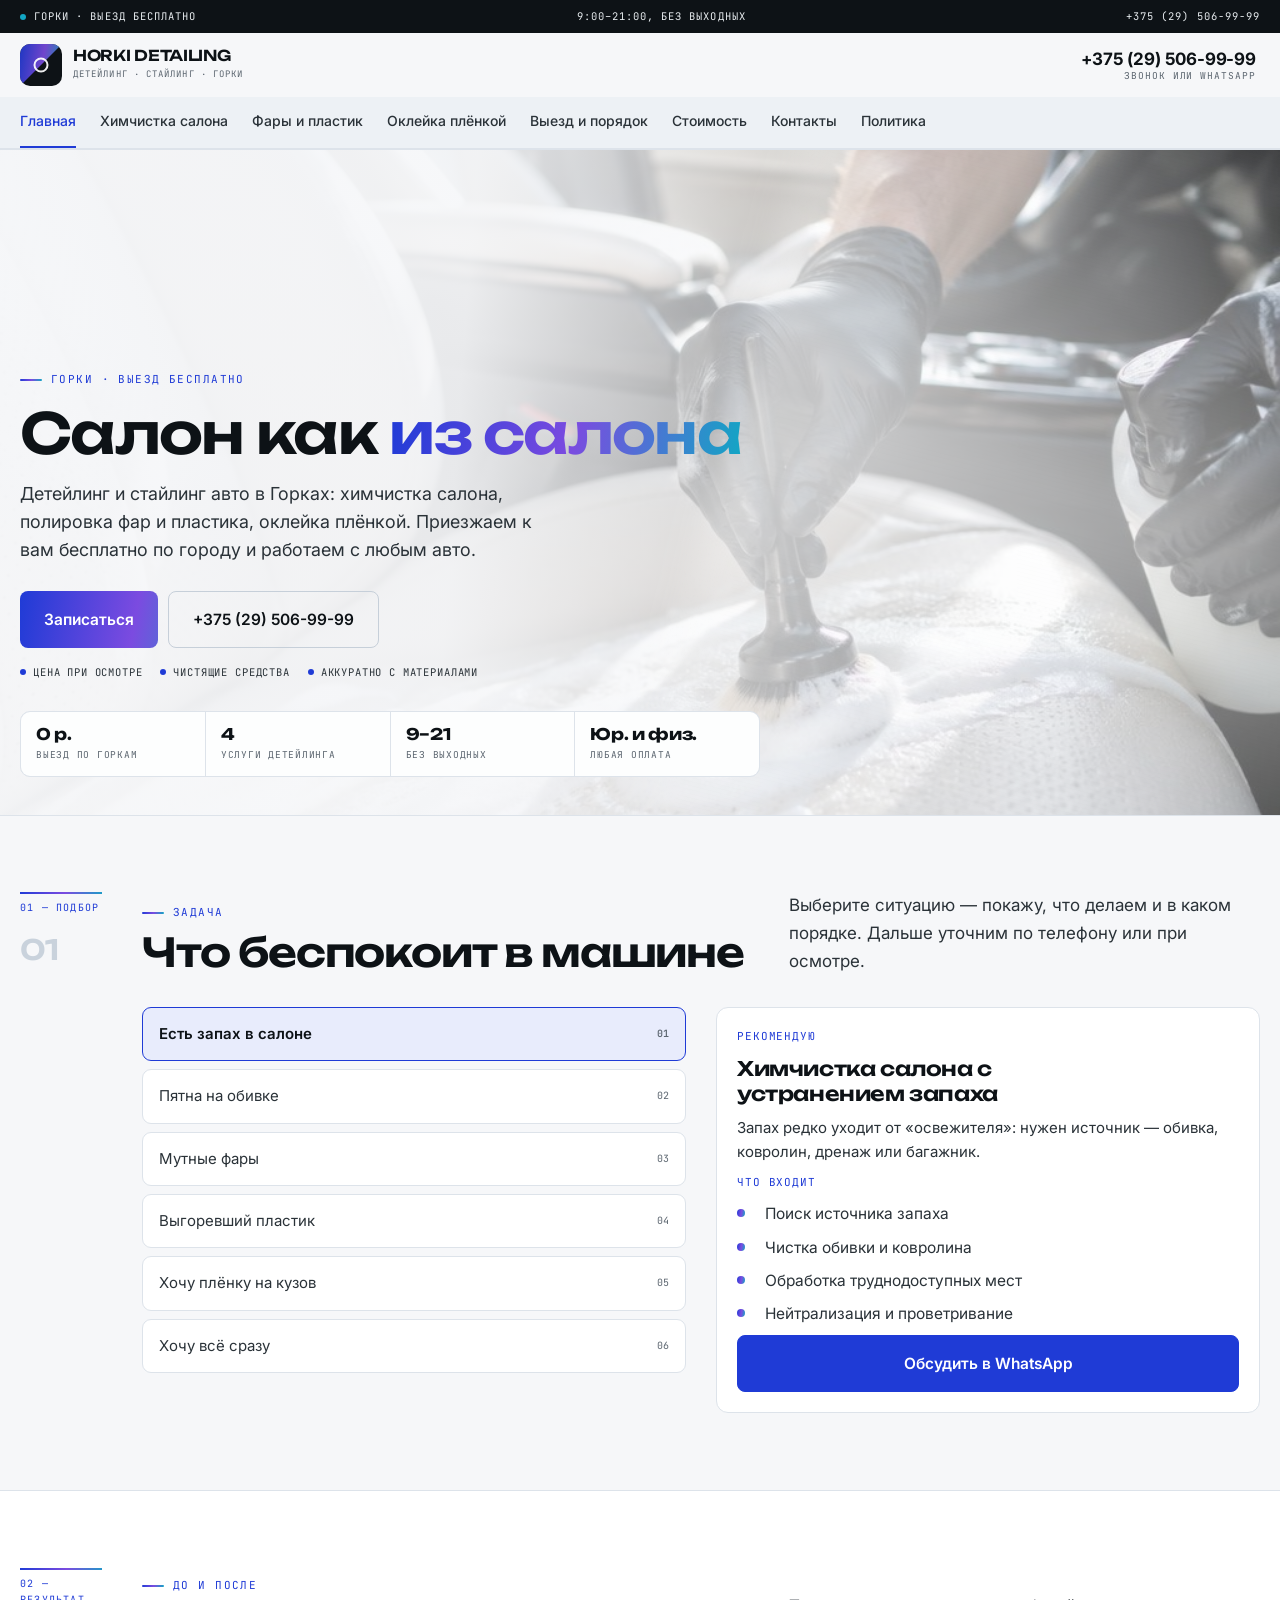
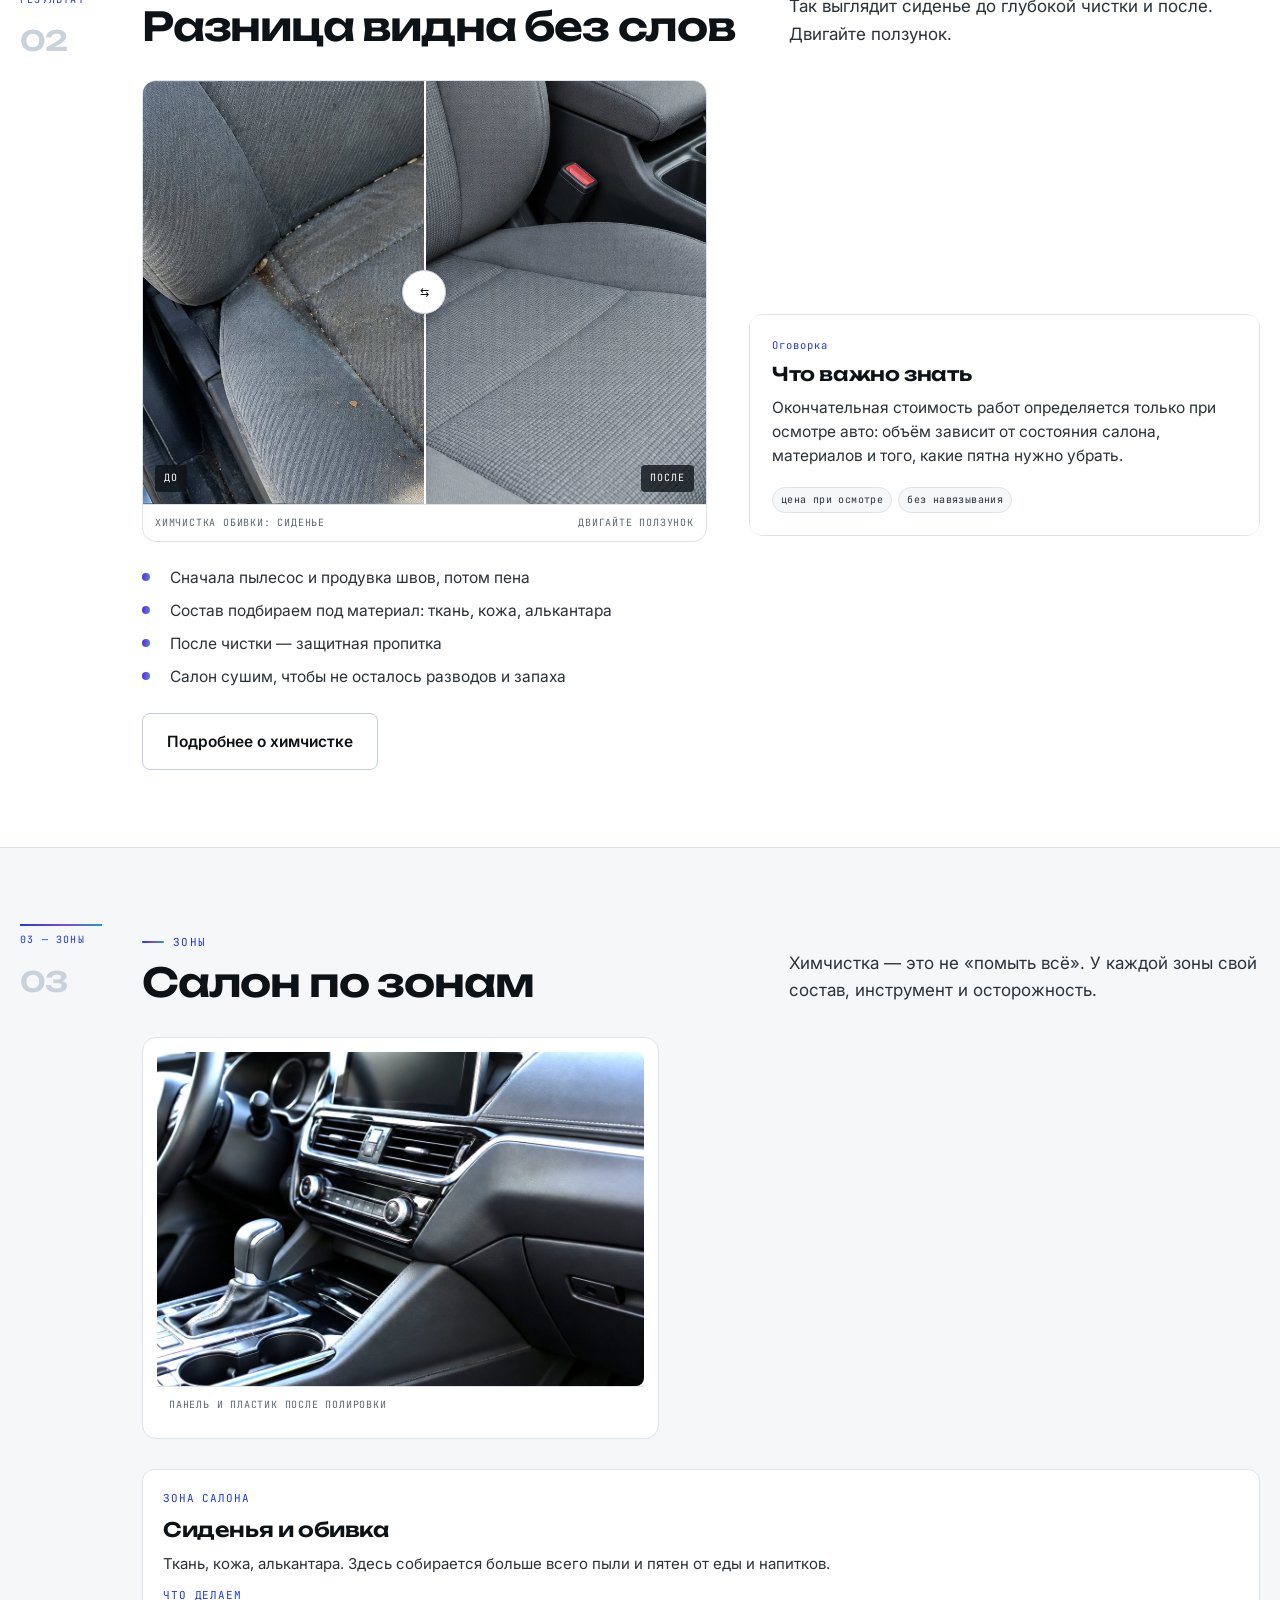
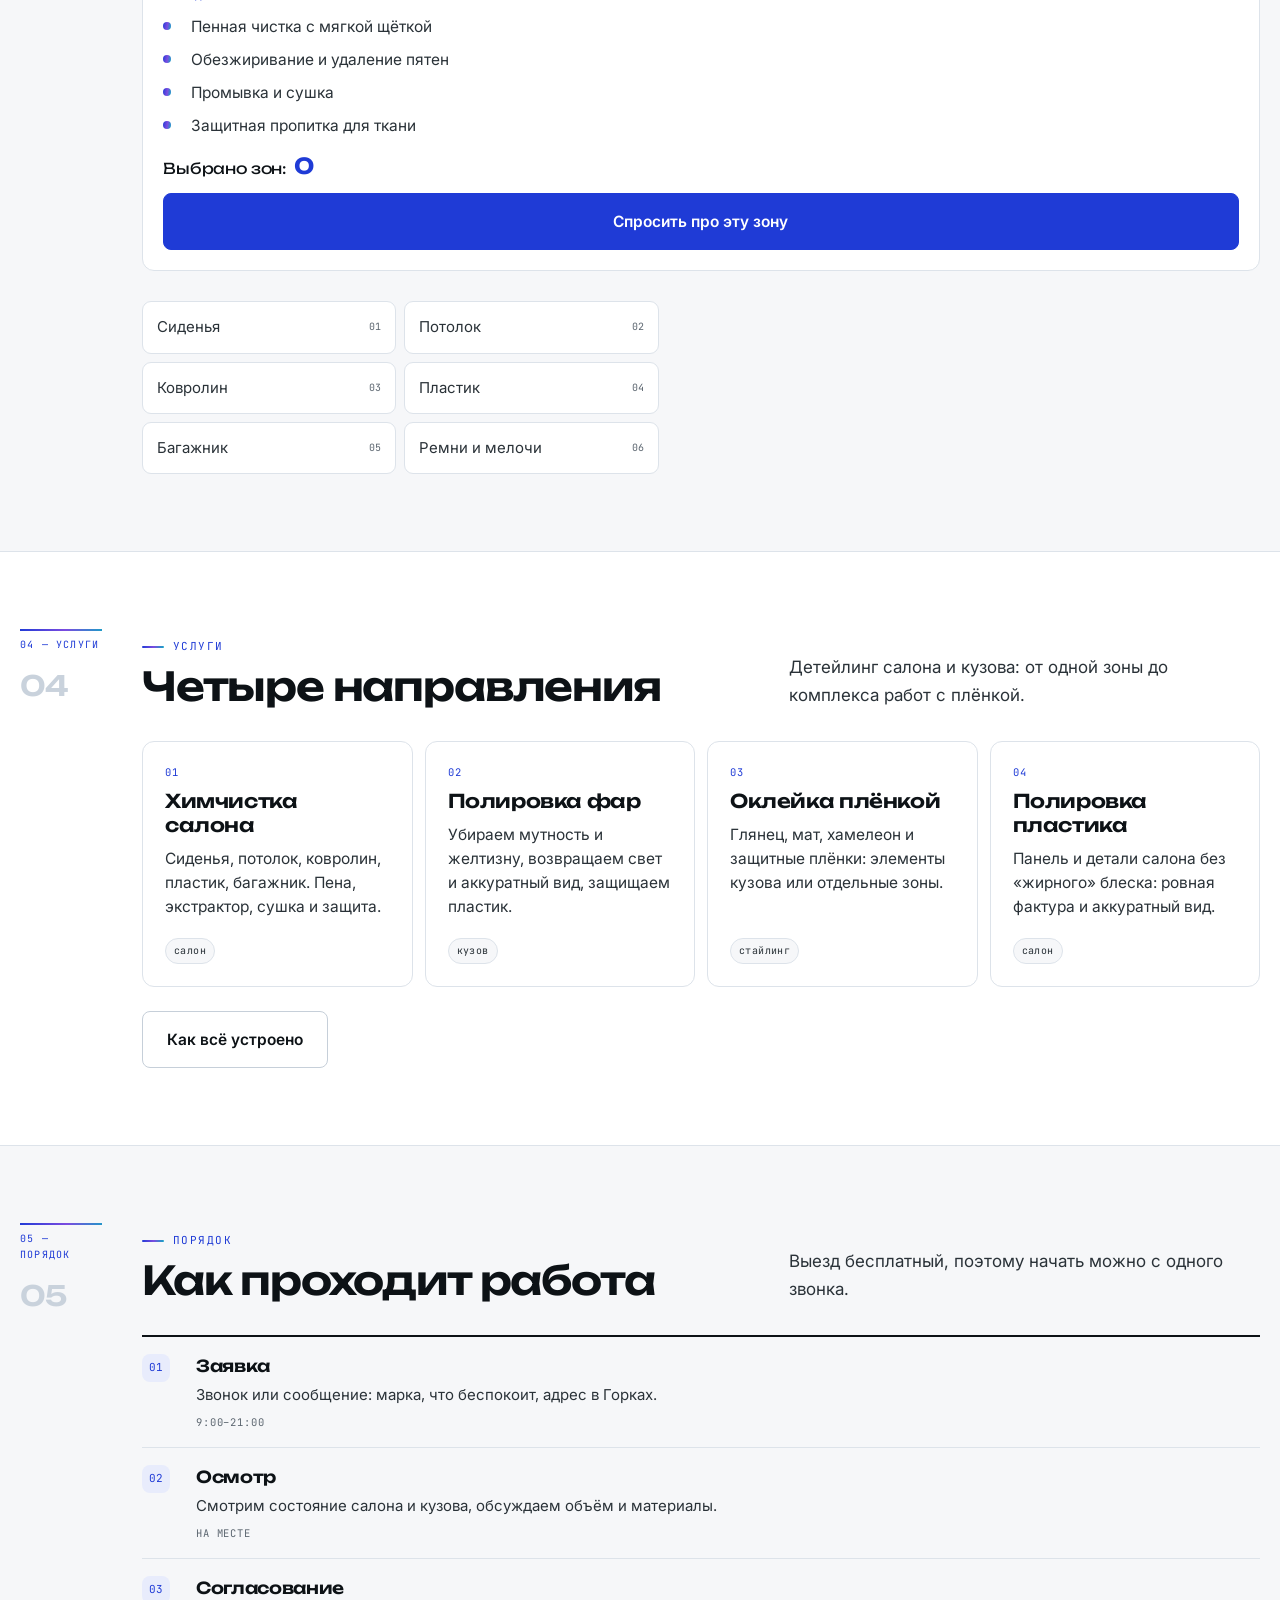
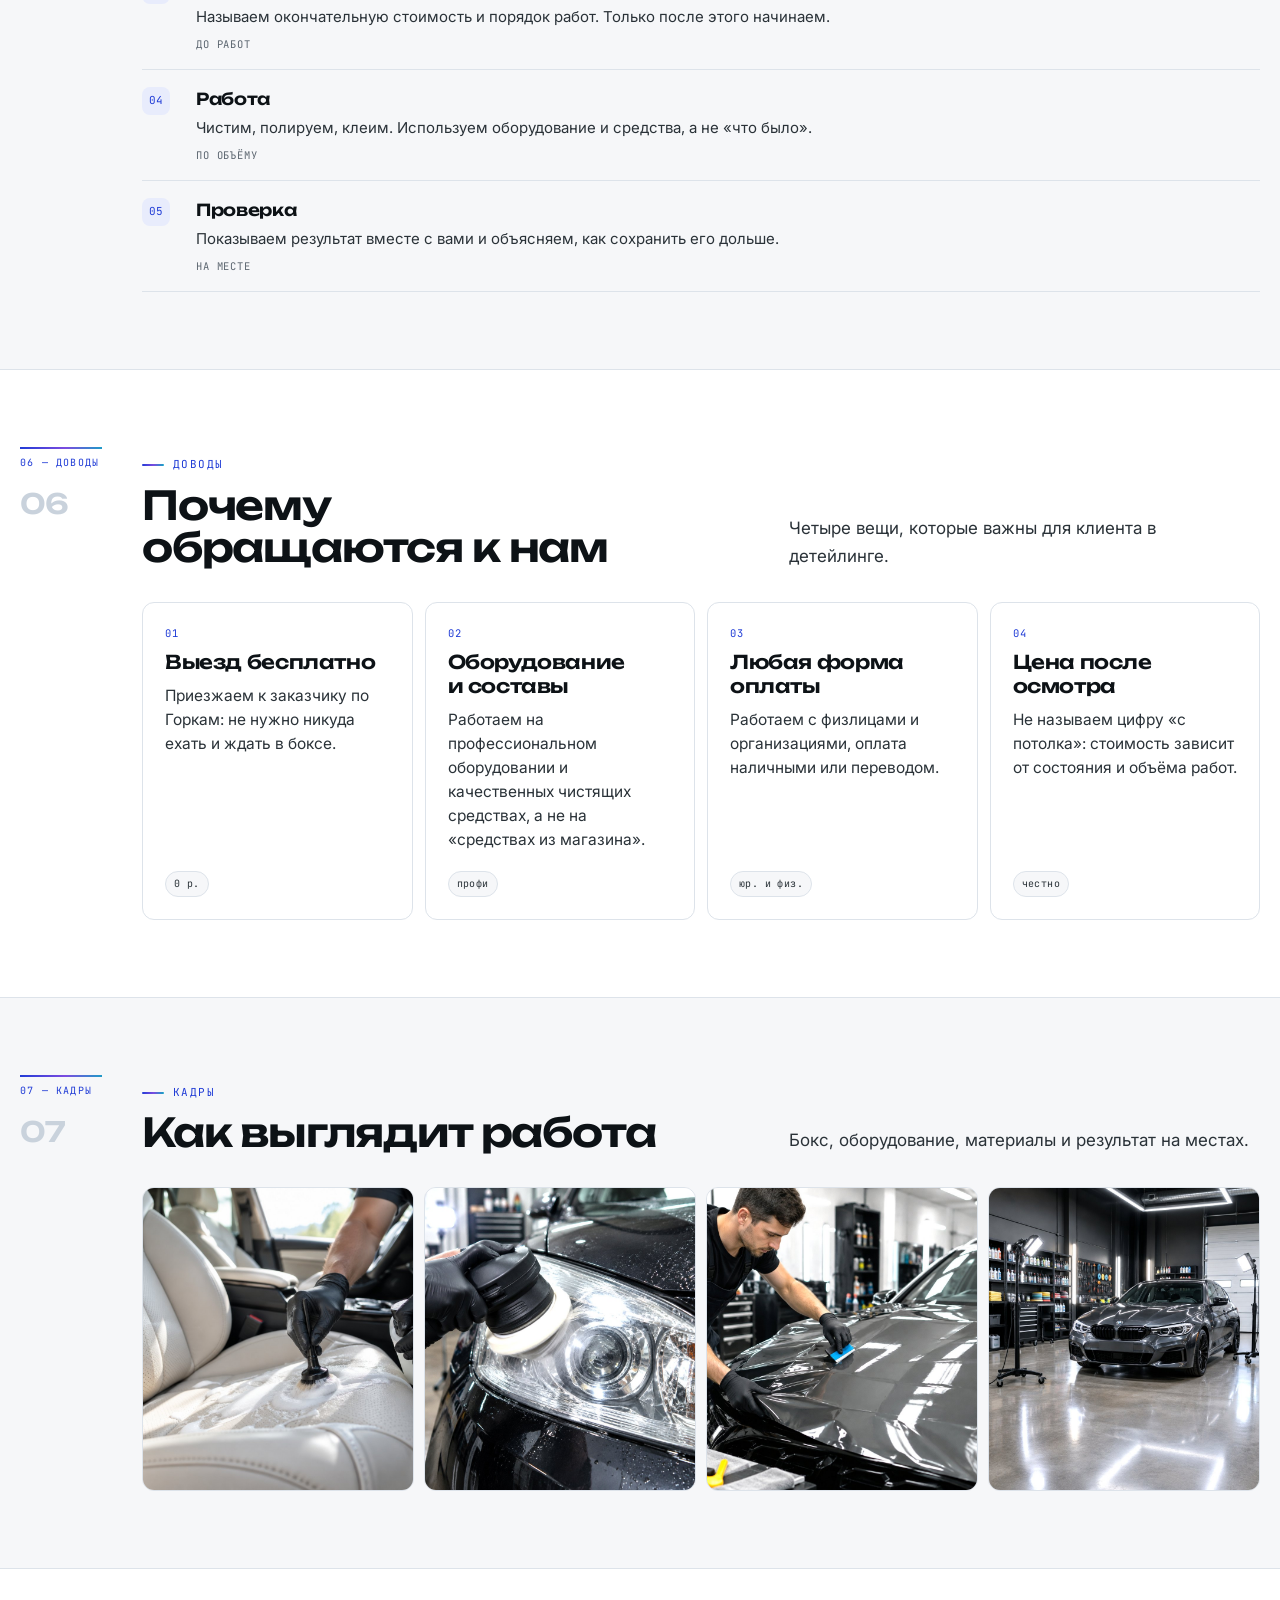
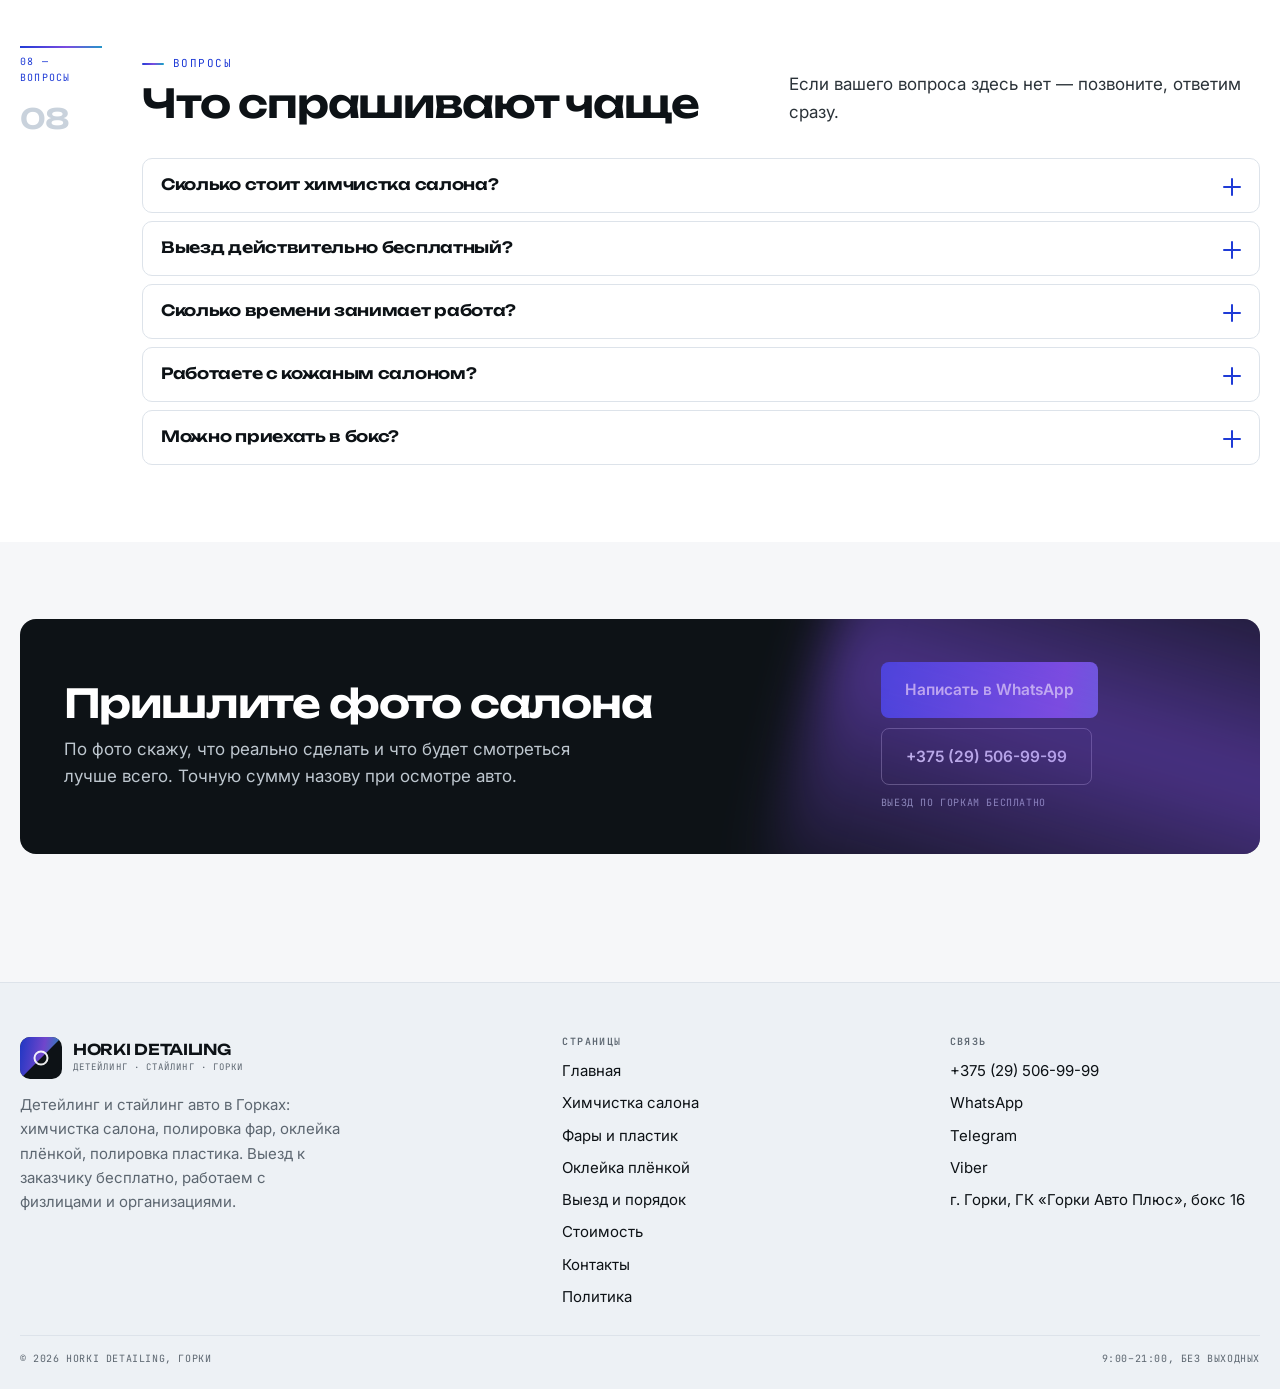
<file: index.html>
<!DOCTYPE html>
<html lang="ru">
<head>
<meta charset="utf-8">
<meta name="viewport" content="width=device-width,initial-scale=1">
<title>Детейлинг и стайлинг авто в Горках — химчистка, полировка, плёнка</title>
<meta name="description" content="Химчистка салона, полировка фар, оклейка плёнкой, полировка пластика салона в Горках. Выезд к заказчику бесплатно, ежедневно 9:00–21:00. Тел. +375 (29) 506-99-99.">
<link rel="icon" href="assets/img/favicon.svg" type="image/svg+xml">
<meta property="og:title" content="Детейлинг и стайлинг авто в Горках — химчистка, полировка, плёнка">
<meta property="og:description" content="Химчистка салона, полировка фар, оклейка плёнкой, полировка пластика салона в Горках. Выезд к заказчику бесплатно, ежедневно 9:00–21:00. Тел. +375 (29) 506-99-99.">
<meta property="og:type" content="website">
<style>
:root{--paper:#F6F7F9;--ink:#0D1216;--acc:#1F3BD6;--line:#DDE3EA;--line2:#C6CFD9;--white:#FFFFFF;--wrap:1240px;
--shine:linear-gradient(100deg,#1F3BD6 0%,#7B4BE0 52%,#12A6C4 100%)}
*,*::before,*::after{box-sizing:border-box}
body{margin:0;background:var(--paper);color:var(--ink);font-family:'Inter',system-ui,sans-serif;font-size:17px;line-height:1.62}
img{max-width:100%;height:auto;display:block}
h1,h2,h3{font-family:'Unbounded',system-ui,sans-serif;font-weight:600;margin:0;line-height:1.08;letter-spacing:-.03em}
a{color:inherit;text-decoration:none}
.wrap{width:min(var(--wrap),calc(100% - 40px));margin-inline:auto}
@media(max-width:600px){.wrap{width:calc(100% - 26px)}}
.topbar{background:var(--ink);color:#E7ECEF}
.topbar__in{display:flex;justify-content:space-between;gap:12px;flex-wrap:wrap;padding:8px 0}
.hdr{position:sticky;top:0;z-index:60;background:rgba(246,247,249,.96);border-bottom:1px solid var(--line)}
.hdr__in{display:flex;align-items:center;gap:12px;padding:11px 0}
.logo{display:flex;align-items:center;gap:11px;margin-right:auto}
.logo__mk{width:42px;height:42px;border-radius:10px;background:var(--ink);position:relative;overflow:hidden}
.logo__mk::before{content:"";position:absolute;inset:0;background:var(--shine);clip-path:polygon(0 0,100% 0,0 100%)}
.logo__t b{display:block;font-family:'Unbounded',sans-serif;font-size:14px;line-height:1.15}
.logo__t span{display:block;font-size:9px;letter-spacing:.12em;text-transform:uppercase;color:#5C6670}
.burger{display:none;width:44px;height:44px;align-items:center;justify-content:center;flex-direction:column;gap:5px;background:transparent;border:1px solid var(--line2);border-radius:8px}
.burger i{display:block;width:19px;height:1.8px;background:var(--ink)}
@media(max-width:1099px){.burger{display:flex}}
.strip{background:#EDF1F5;border-bottom:1px solid var(--line);display:none}
@media(min-width:1100px){.strip{display:block}}
.strip__in{display:flex;gap:22px;overflow-x:auto;padding:0}
.strip a{padding:13px 0;font-size:14px;border-bottom:2px solid transparent;white-space:nowrap}
.strip a[aria-current]{color:var(--acc);border-bottom-color:var(--acc)}
.hero{position:relative;min-height:clamp(500px,72vh,760px);display:flex;align-items:flex-end;overflow:hidden;border-bottom:1px solid var(--line)}
.hero__bg{position:absolute;inset:0;z-index:-2}
.hero__bg img{width:100%;height:100%;object-fit:cover}
.hero::before{content:"";position:absolute;inset:0;z-index:-1;background:linear-gradient(94deg,rgba(246,247,249,.98),rgba(246,247,249,.92) 38%,rgba(246,247,249,.35) 72%,rgba(246,247,249,.04))}
.hero__in{padding:clamp(26px,4vw,54px) 0 clamp(20px,3vw,34px);min-width:0}
.hero h1{font-size:clamp(30px,4.4vw,56px);max-width:20ch;margin-top:12px}
.btn{display:inline-flex;align-items:center;justify-content:center;gap:8px;padding:15px 23px;border-radius:8px;border:1px solid var(--acc);background:var(--acc);color:#fff;font-weight:600;font-size:15.5px}
.btn--ghost{background:transparent;color:var(--ink);border-color:var(--line2)}
.btn--shine{background:var(--shine);border:0}
.kick{display:inline-flex;align-items:center;gap:9px;font-size:11px;letter-spacing:.13em;text-transform:uppercase;color:var(--acc)}
.band{padding:clamp(38px,6vw,78px) 0;border-bottom:1px solid var(--line)}
.drawer{position:fixed;inset:0;z-index:120;background:rgba(10,14,18,.55);opacity:0;pointer-events:none;transition:opacity .2s}
.drawer[data-open="true"]{opacity:1;pointer-events:auto}
.drawer__inner{width:min(400px,100%);height:100%;margin-left:auto;background:#fff;padding:20px;overflow-y:auto;display:flex;flex-direction:column;gap:4px}
body.is-locked{overflow:hidden}
[hidden]{display:none !important}
.fbar{position:fixed;left:0;right:0;bottom:0;z-index:70;display:none;grid-template-columns:repeat(4,1fr);background:var(--ink)}
@media(max-width:1099px){.fbar{display:grid}body{padding-bottom:58px}}
.fbar a{display:flex;flex-direction:column;align-items:center;gap:3px;padding:9px 2px;color:#E7ECEF;font-size:9px;letter-spacing:.06em;text-transform:uppercase}
.fbar a:first-child{background:var(--acc);color:#fff}
</style>
<link rel="preconnect" href="https://fonts.googleapis.com">
<link rel="preconnect" href="https://fonts.gstatic.com" crossorigin>
<link rel="stylesheet" href="https://fonts.googleapis.com/css2?family=Unbounded:wght@500;600;700&family=Inter:wght@400;500;600&family=JetBrains+Mono:wght@400;500&display=swap">
<link rel="stylesheet" href="assets/css/site.v1.css">
</head>
<body>
<a class="skip" href="#main">К содержанию</a>
<div class="topbar"><div class="wrap topbar__in"><span><i class="dot"></i>Горки · выезд бесплатно</span><span>9:00–21:00, без выходных</span><a href="tel:+375295069999">+375 (29) 506-99-99</a></div></div><header class="hdr"><div class="wrap hdr__in"><a class="logo" href="index.html"><span class="logo__mk"></span><span class="logo__t"><b>HORKI DETAILING</b><span>детейлинг · стайлинг · Горки</span></span></a><div class="hdr__tel"><b><a href="tel:+375295069999">+375 (29) 506-99-99</a></b><span>звонок или WhatsApp</span></div><button class="burger" id="burger" aria-label="Меню" aria-expanded="false" aria-controls="drawer"><i></i><i></i></button></div><nav class="strip" aria-label="Страницы"><div class="wrap strip__in"><a href="index.html" aria-current="page">Главная</a><a href="himchistka.html">Химчистка салона</a><a href="polirovka.html">Фары и пластик</a><a href="plenka.html">Оклейка плёнкой</a><a href="vyiezd.html">Выезд и порядок</a><a href="cena.html">Стоимость</a><a href="kontakty.html">Контакты</a><a href="politika.html">Политика</a></div></nav></header>
<main id="main">
<section class="hero"><div class="hero__bg"><img src="assets/img/hero.jpg" alt="Химчистка салона авто с пеной и щёткой" fetchpriority="high"></div><div class="wrap hero__in"><span class="kick">Горки · выезд бесплатно</span><h1>Салон как <em>из салона</em></h1><p class="lead">Детейлинг и стайлинг авто в Горках: химчистка салона, полировка фар и пластика, оклейка плёнкой. Приезжаем к вам бесплатно по городу и работаем с любым авто.</p><div class="hero__cta"><a class="btn btn--shine" href="kontakty.html">Записаться</a><a class="btn btn--ghost" href="tel:+375295069999">+375 (29) 506-99-99</a></div><div class="hero__note"><span>цена при осмотре</span><span>чистящие средства</span><span>аккуратно с материалами</span></div><div class="figs"><div><b>0 р.</b><span>выезд по Горкам</span></div><div><b>4</b><span>услуги детейлинга</span></div><div><b>9–21</b><span>без выходных</span></div><div><b>Юр. и физ.</b><span>любая оплата</span></div></div></div></section><section class="band "><div class="wrap"><div class="sect sect--side"><div class="sect__side"><span>01 — подбор</span><b>01</b></div><div class="sect__main"><div class="sect__head"><div><span class="kick">Задача</span><h2>Что беспокоит в машине</h2></div><p>Выберите ситуацию — покажу, что делаем и в каком порядке. Дальше уточним по телефону или при осмотре.</p></div><div class="pick"><div class="pick__list" id="pick"><button type="button" data-p="smell" aria-pressed="false">Есть запах в салоне<i>01</i></button><button type="button" data-p="spots" aria-pressed="false">Пятна на обивке<i>02</i></button><button type="button" data-p="fars" aria-pressed="false">Мутные фары<i>03</i></button><button type="button" data-p="plastic" aria-pressed="false">Выгоревший пластик<i>04</i></button><button type="button" data-p="wrap" aria-pressed="false">Хочу плёнку на кузов<i>05</i></button><button type="button" data-p="full" aria-pressed="false">Хочу всё сразу<i>06</i></button></div><div class="pick__out" id="pickOut" aria-live="polite"><span class="mono">Рекомендую</span><h3>Химчистка салона с устранением запаха</h3><p>Выберите, что беспокоит — подскажу, с чего начать.</p></div></div></div></div></div></section><section class="band band--white"><div class="wrap"><div class="sect sect--side"><div class="sect__side"><span>02 — результат</span><b>02</b></div><div class="sect__main"><div class="sect__head"><div><span class="kick">До и после</span><h2>Разница видна без слов</h2></div><p>Так выглядит сиденье до глубокой чистки и после. Двигайте ползунок.</p></div><div class="split"><div class="split__body"><div class="cmp"><div class="cmp__box"><img src="assets/img/after.jpg" alt="После чистки" loading="lazy"><div class="cmp__top"><img src="assets/img/before.jpg" alt="До чистки" loading="lazy"></div><div class="cmp__div"></div><div class="cmp__knob">⇆</div><span class="cmp__lbl cmp__lbl--l">до</span><span class="cmp__lbl cmp__lbl--r">после</span><input class="cmp__range" id="cmpRange" type="range" min="0" max="100" value="50" aria-label="Сравнение до и после"></div><div class="cmp__cap"><span>Химчистка обивки: сиденье</span><span>двигайте ползунок</span></div></div><ul class="list mt24"><li>Сначала пылесос и продувка швов, потом пена</li><li>Состав подбираем под материал: ткань, кожа, алькантара</li><li>После чистки — защитная пропитка</li><li>Салон сушим, чтобы не осталось разводов и запаха</li></ul><div class="mt24"><a class="btn btn--ghost" href="himchistka.html">Подробнее о химчистке</a></div></div><div class="split__media" style="border:0;background:transparent"><div class="card" style="height:100%"><span class="card__n">Оговорка</span><h3>Что важно знать</h3><p>Окончательная стоимость работ определяется только при осмотре авто: объём зависит от состояния салона, материалов и того, какие пятна нужно убрать.</p><div class="card__tags"><span class="tag">цена при осмотре</span><span class="tag">без навязывания</span></div></div></div></div></div></div></div></section><section class="band "><div class="wrap"><div class="sect sect--side"><div class="sect__side"><span>03 — зоны</span><b>03</b></div><div class="sect__main"><div class="sect__head"><div><span class="kick">Зоны</span><h2>Салон по зонам</h2></div><p>Химчистка — это не «помыть всё». У каждой зоны свой состав, инструмент и осторожность.</p></div><div class="zones"><div class="zones__car"><img src="assets/img/plastic.jpg" alt="Салон автомобиля после чистки" loading="lazy"><div class="split__cap">Панель и пластик после полировки</div></div><div class="zones__out" id="zoneOut" aria-live="polite"><span class="mono">Зона салона</span><h3>Сиденья и обивка</h3><p>Нажмите на зону, чтобы увидеть, что с ней делаем. Можно выбрать несколько.</p></div><div class="zones__list" id="zones"><button type="button" data-z="seats" aria-pressed="false">Сиденья<i>01</i></button><button type="button" data-z="ceiling" aria-pressed="false">Потолок<i>02</i></button><button type="button" data-z="carpet" aria-pressed="false">Ковролин<i>03</i></button><button type="button" data-z="plastic" aria-pressed="false">Пластик<i>04</i></button><button type="button" data-z="trunk" aria-pressed="false">Багажник<i>05</i></button><button type="button" data-z="belts" aria-pressed="false">Ремни и мелочи<i>06</i></button></div></div></div></div></div></section><section class="band band--white"><div class="wrap"><div class="sect sect--side"><div class="sect__side"><span>04 — услуги</span><b>04</b></div><div class="sect__main"><div class="sect__head"><div><span class="kick">Услуги</span><h2>Четыре направления</h2></div><p>Детейлинг салона и кузова: от одной зоны до комплекса работ с плёнкой.</p></div><div class="cards"><article class="card"><span class="card__n">01</span><h3>Химчистка салона</h3><p>Сиденья, потолок, ковролин, пластик, багажник. Пена, экстрактор, сушка и защита.</p><div class="card__tags"><span class="tag">салон</span></div></article><article class="card"><span class="card__n">02</span><h3>Полировка фар</h3><p>Убираем мутность и желтизну, возвращаем свет и аккуратный вид, защищаем пластик.</p><div class="card__tags"><span class="tag">кузов</span></div></article><article class="card"><span class="card__n">03</span><h3>Оклейка плёнкой</h3><p>Глянец, мат, хамелеон и защитные плёнки: элементы кузова или отдельные зоны.</p><div class="card__tags"><span class="tag">стайлинг</span></div></article><article class="card"><span class="card__n">04</span><h3>Полировка пластика</h3><p>Панель и детали салона без «жирного» блеска: ровная фактура и аккуратный вид.</p><div class="card__tags"><span class="tag">салон</span></div></article></div><div class="mt24"><a class="btn btn--ghost" href="vyiezd.html">Как всё устроено</a></div></div></div></div></section><section class="band "><div class="wrap"><div class="sect sect--side"><div class="sect__side"><span>05 — порядок</span><b>05</b></div><div class="sect__main"><div class="sect__head"><div><span class="kick">Порядок</span><h2>Как проходит работа</h2></div><p>Выезд бесплатный, поэтому начать можно с одного звонка.</p></div><div class="steps"><div class="step"><span class="step__n">01</span><div><b>Заявка</b><p>Звонок или сообщение: марка, что беспокоит, адрес в Горках.</p><em>9:00–21:00</em></div></div><div class="step"><span class="step__n">02</span><div><b>Осмотр</b><p>Смотрим состояние салона и кузова, обсуждаем объём и материалы.</p><em>на месте</em></div></div><div class="step"><span class="step__n">03</span><div><b>Согласование</b><p>Называем окончательную стоимость и порядок работ. Только после этого начинаем.</p><em>до работ</em></div></div><div class="step"><span class="step__n">04</span><div><b>Работа</b><p>Чистим, полируем, клеим. Используем оборудование и средства, а не «что было».</p><em>по объёму</em></div></div><div class="step"><span class="step__n">05</span><div><b>Проверка</b><p>Показываем результат вместе с вами и объясняем, как сохранить его дольше.</p><em>на месте</em></div></div></div></div></div></div></section><section class="band band--white"><div class="wrap"><div class="sect sect--side"><div class="sect__side"><span>06 — доводы</span><b>06</b></div><div class="sect__main"><div class="sect__head"><div><span class="kick">Доводы</span><h2>Почему обращаются к нам</h2></div><p>Четыре вещи, которые важны для клиента в детейлинге.</p></div><div class="cards"><article class="card"><span class="card__n">01</span><h3>Выезд бесплатно</h3><p>Приезжаем к заказчику по Горкам: не нужно никуда ехать и ждать в боксе.</p><div class="card__tags"><span class="tag">0 р.</span></div></article><article class="card"><span class="card__n">02</span><h3>Оборудование и составы</h3><p>Работаем на профессиональном оборудовании и качественных чистящих средствах, а не на «средствах из магазина».</p><div class="card__tags"><span class="tag">профи</span></div></article><article class="card"><span class="card__n">03</span><h3>Любая форма оплаты</h3><p>Работаем с физлицами и организациями, оплата наличными или переводом.</p><div class="card__tags"><span class="tag">юр. и физ.</span></div></article><article class="card"><span class="card__n">04</span><h3>Цена после осмотра</h3><p>Не называем цифру «с потолка»: стоимость зависит от состояния и объёма работ.</p><div class="card__tags"><span class="tag">честно</span></div></article></div></div></div></div></section><section class="band "><div class="wrap"><div class="sect sect--side"><div class="sect__side"><span>07 — кадры</span><b>07</b></div><div class="sect__main"><div class="sect__head"><div><span class="kick">Кадры</span><h2>Как выглядит работа</h2></div><p>Бокс, оборудование, материалы и результат на местах.</p></div><div class="gal"><figure><img src="assets/img/hero.jpg" alt="Химчистка салона" loading="lazy"><figcaption>Химчистка салона</figcaption></figure><figure><img src="assets/img/fara.jpg" alt="Полировка фары" loading="lazy"><figcaption>Полировка фары</figcaption></figure><figure><img src="assets/img/plenka.jpg" alt="Оклейка плёнкой" loading="lazy"><figcaption>Оклейка плёнкой</figcaption></figure><figure><img src="assets/img/box.jpg" alt="Бокс и оборудование" loading="lazy"><figcaption>Бокс и оборудование</figcaption></figure></div></div></div></div></section><section class="band band--white"><div class="wrap"><div class="sect sect--side"><div class="sect__side"><span>08 — вопросы</span><b>08</b></div><div class="sect__main"><div class="sect__head"><div><span class="kick">Вопросы</span><h2>Что спрашивают чаще</h2></div><p>Если вашего вопроса здесь нет — позвоните, ответим сразу.</p></div><div class="faq"><div class="faq__i" data-open="false"><button class="faq__q" type="button">Сколько стоит химчистка салона?<i></i></button><div class="faq__a"><p>Зависит от состояния салона, материалов и объёма. Окончательную стоимость называем только при осмотре авто — по телефону можем дать только ориентир после описания.</p></div></div><div class="faq__i" data-open="false"><button class="faq__q" type="button">Выезд действительно бесплатный?<i></i></button><div class="faq__a"><p>По городу Горки — да, выезд к заказчику бесплатный. Если вы за городом, уточните адрес при заявке.</p></div></div><div class="faq__i" data-open="false"><button class="faq__q" type="button">Сколько времени занимает работа?<i></i></button><div class="faq__a"><p>Зависит от объёма: одна зона, полная химчистка или комплекс. Скажем после осмотра, чтобы вы могли планировать время.</p></div></div><div class="faq__i" data-open="false"><button class="faq__q" type="button">Работаете с кожаным салоном?<i></i></button><div class="faq__a"><p>Да, но состав и инструмент другие: кожу нельзя чистить теми же средствами, что ткань.</p></div></div><div class="faq__i" data-open="false"><button class="faq__q" type="button">Можно приехать в бокс?<i></i></button><div class="faq__a"><p>Да, мы в Горках в ГК «Горки Авто Плюс», бокс 16. Или приедем к вам — как удобнее.</p></div></div></div></div></div></div></section></main>
<section class="band" style="border-bottom:0"><div class="wrap"><div class="cta"><div><h2>Пришлите фото салона</h2><p>По фото скажу, что реально сделать и что будет смотреться лучше всего. Точную сумму назову при осмотре авто.</p></div><div class="cta__act"><a class="btn btn--shine" href="https://wa.me/375295069999" target="_blank" rel="noopener">Написать в WhatsApp</a><a class="btn btn--ghost" href="tel:+375295069999">+375 (29) 506-99-99</a><small>Выезд по Горкам бесплатно</small></div></div></div></section>
<footer class="foot"><div class="wrap"><div class="foot__grid"><div><a class="logo" href="index.html"><span class="logo__mk"></span><span class="logo__t"><b>HORKI DETAILING</b><span>детейлинг · стайлинг · Горки</span></span></a><p style="margin-top:14px;color:#5C6670;font-size:15px;max-width:36ch">Детейлинг и стайлинг авто в Горках: химчистка салона, полировка фар, оклейка плёнкой, полировка пластика. Выезд к заказчику бесплатно, работаем с физлицами и организациями.</p></div><div><h4>Страницы</h4><ul><li><a href="index.html">Главная</a></li><li><a href="himchistka.html">Химчистка салона</a></li><li><a href="polirovka.html">Фары и пластик</a></li><li><a href="plenka.html">Оклейка плёнкой</a></li><li><a href="vyiezd.html">Выезд и порядок</a></li><li><a href="cena.html">Стоимость</a></li><li><a href="kontakty.html">Контакты</a></li><li><a href="politika.html">Политика</a></li></ul></div><div><h4>Связь</h4><ul><li><a href="tel:+375295069999">+375 (29) 506-99-99</a></li><li><a href="https://wa.me/375295069999" target="_blank" rel="noopener">WhatsApp</a></li><li><a href="https://t.me/+375295069999" target="_blank" rel="noopener">Telegram</a></li><li><a href="viber://chat?number=%2B375295069999">Viber</a></li><li>г. Горки, ГК «Горки Авто Плюс», бокс 16</li></ul></div></div><div class="foot__bottom"><span>© 2026 HORKI DETAILING, Горки</span><span>9:00–21:00, без выходных</span></div></div></footer>
<div class="fbar" aria-label="Быстрая связь"><a href="tel:+375295069999"><svg viewBox="0 0 24 24"><path d="M6.6 3.5l3 3-2 2.4a12 12 0 005.5 5.5l2.4-2 3 3-2 2.6c-1.2 1.4-3 1.7-4.6 1A16.5 16.5 0 013.4 8.1c-.7-1.6-.4-3.4 1-4.6z"/></svg>Позвонить</a><a href="https://wa.me/375295069999" target="_blank" rel="noopener"><svg viewBox="0 0 24 24"><path d="M3 21l1.7-5A8.6 8.6 0 013.4 11a8.6 8.6 0 118.6 8.6 8.9 8.9 0 01-4.4-1.2z"/><path d="M8.6 8.2c.3-.6.5-.6.9-.6h.7c.2 0 .5 0 .7.5l.8 1.9c.1.3 0 .5-.1.7l-.5.6c-.2.2-.2.4-.1.6a6 6 0 002.8 2.4c.3.1.5.1.7-.1l.7-.8c.2-.2.4-.2.6-.1l1.8.9c.3.1.4.3.4.5v.6c0 .7-.5 1.4-1.2 1.6-.6.2-1.4.3-2.3 0a10 10 0 01-3.6-2.2 9.4 9.4 0 01-1.9-3c-.2-.8-.1-1.6.1-2.1z"/></svg>WhatsApp</a><a href="https://t.me/+375295069999" target="_blank" rel="noopener"><svg viewBox="0 0 24 24"><path d="M21 4L3 11l5 1.8L10 19l3-3.4 4.6 3z"/><path d="M8 12.8L18 6l-7 8.6"/></svg>Telegram</a><a href="viber://chat?number=%2B375295069999"><svg viewBox="0 0 24 24"><path d="M12 3c5 0 8 3.2 8 7.6 0 4.5-3.2 7.4-8 7.4-.7 0-1.4 0-2-.2L6 21l.8-3.4A7.3 7.3 0 014 10.6C4 6.2 7 3 12 3z"/><path d="M9 8.5c1.2 3 2.4 4.2 5 5"/></svg>Viber</a></div>
<div class="drawer" id="drawer" data-open="false" role="dialog" aria-modal="true" aria-label="Меню"><div class="drawer__inner"><div class="drawer__top"><span class="mono">Меню</span><button class="drawer__x" id="drawerClose" aria-label="Закрыть меню">×</button></div><a class="dl" href="index.html">Главная<span>01</span></a><a class="dl" href="himchistka.html">Химчистка салона<span>02</span></a><a class="dl" href="polirovka.html">Фары и пластик<span>03</span></a><a class="dl" href="plenka.html">Оклейка плёнкой<span>04</span></a><a class="dl" href="vyiezd.html">Выезд и порядок<span>05</span></a><a class="dl" href="cena.html">Стоимость<span>06</span></a><a class="dl" href="kontakty.html">Контакты<span>07</span></a><a class="dl" href="politika.html">Политика<span>08</span></a><div class="drawer__foot"><a class="btn" href="https://wa.me/375295069999" target="_blank" rel="noopener">WhatsApp</a><a class="btn btn--ghost" href="tel:+375295069999">+375 (29) 506-99-99</a></div></div></div>
<script src="assets/js/main.v1.js" defer></script>
</body>
</html>
</file>
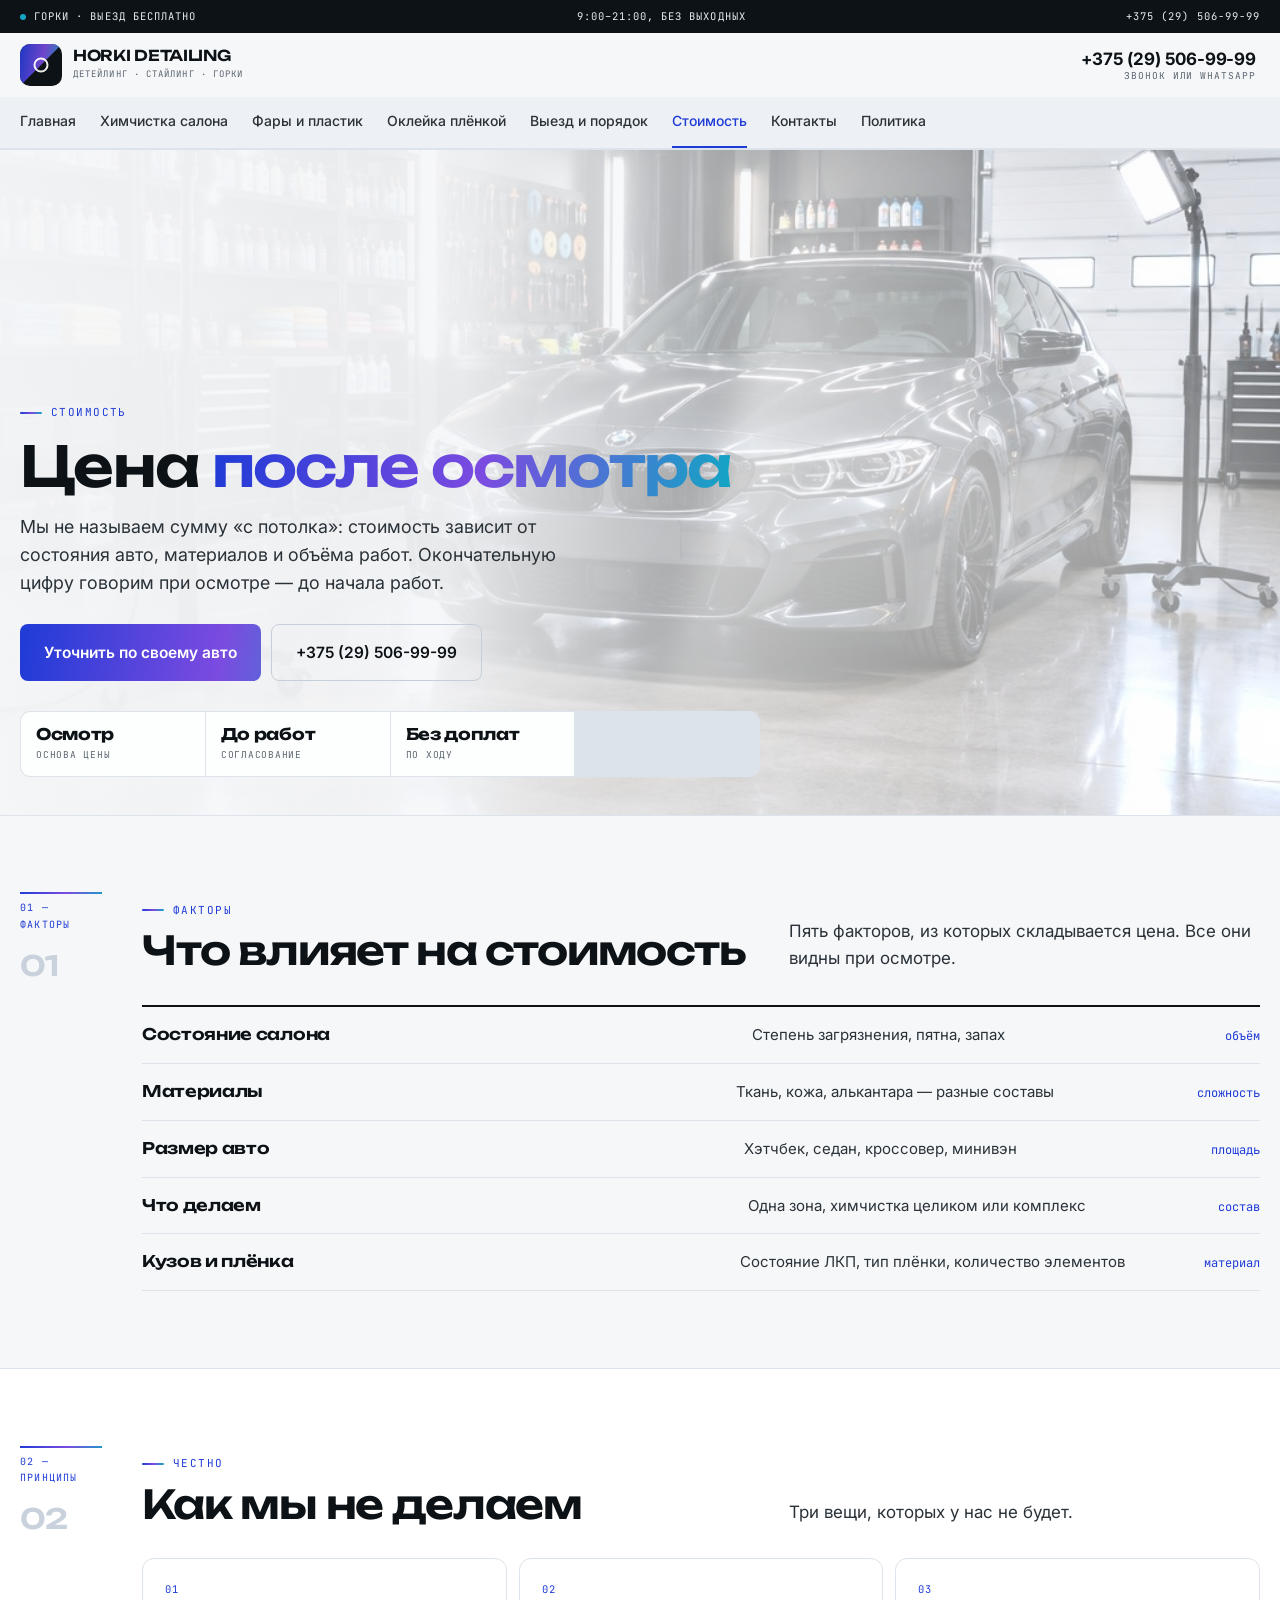
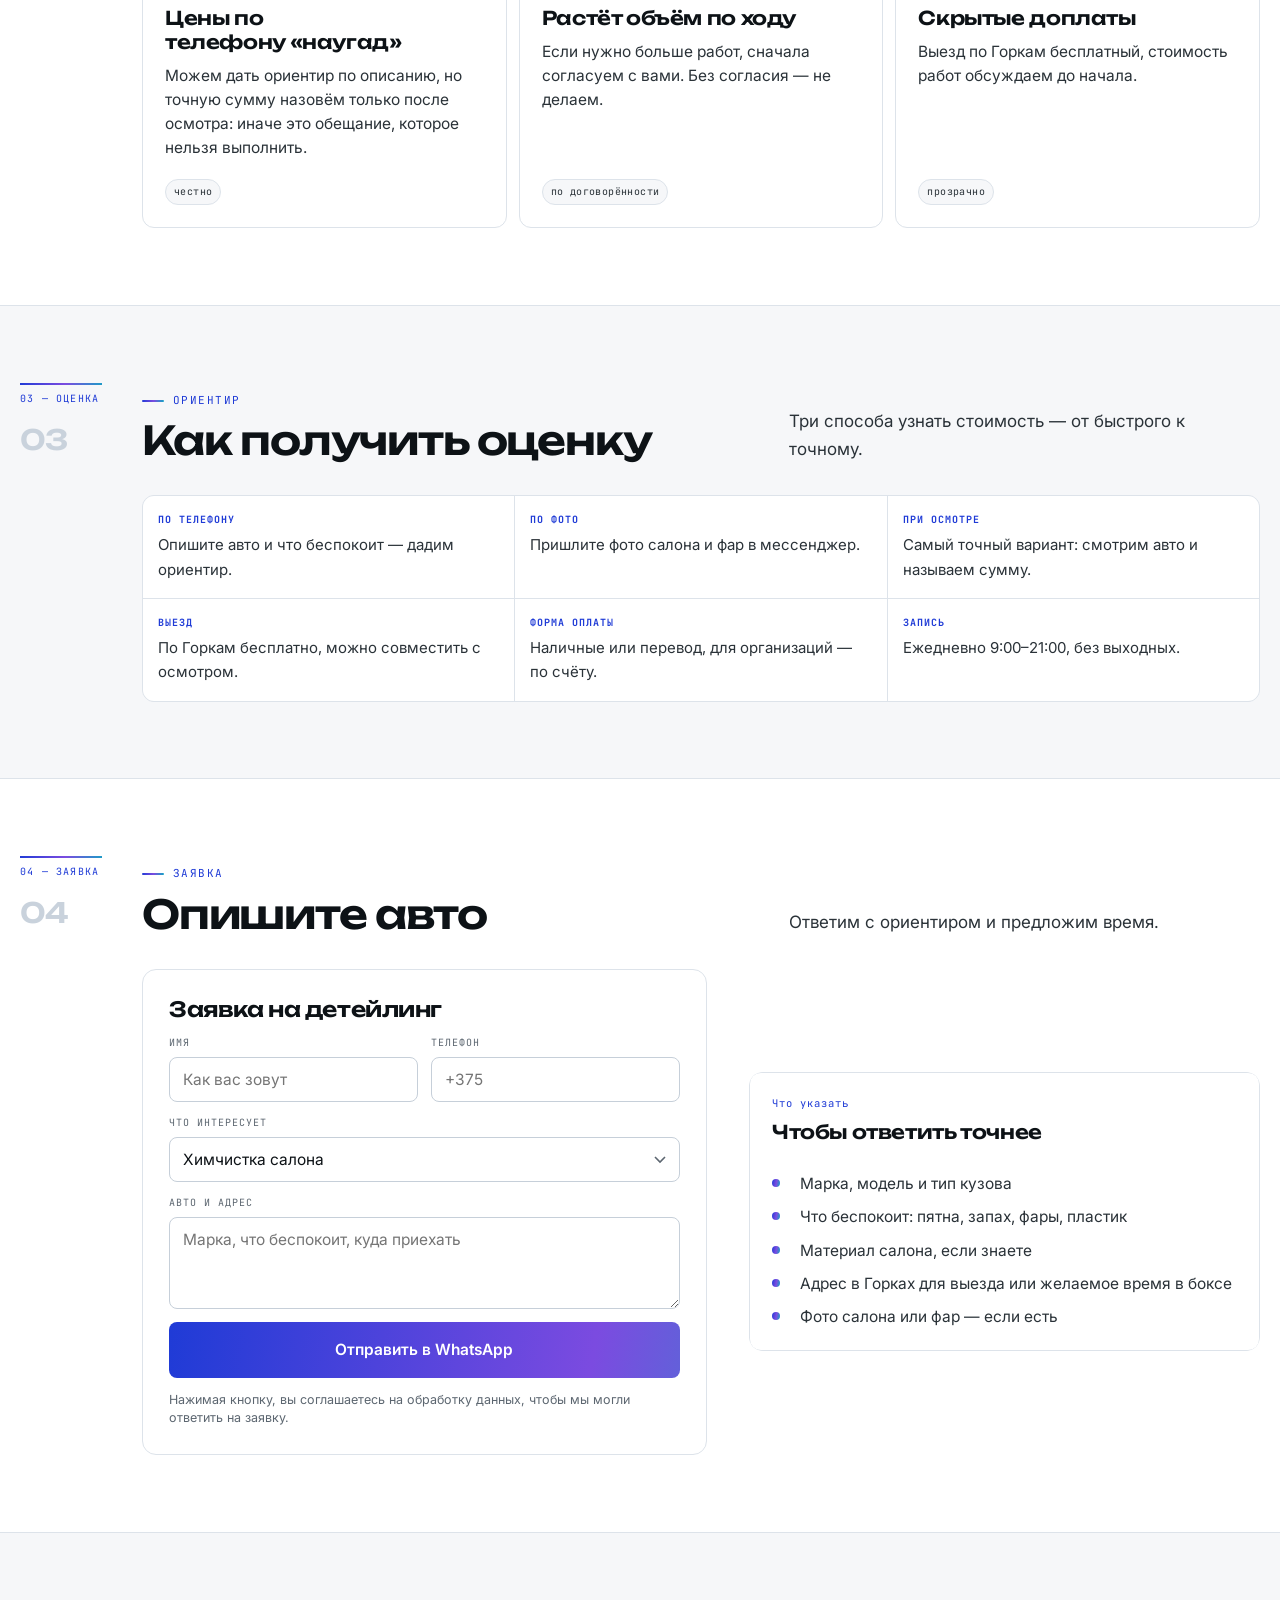
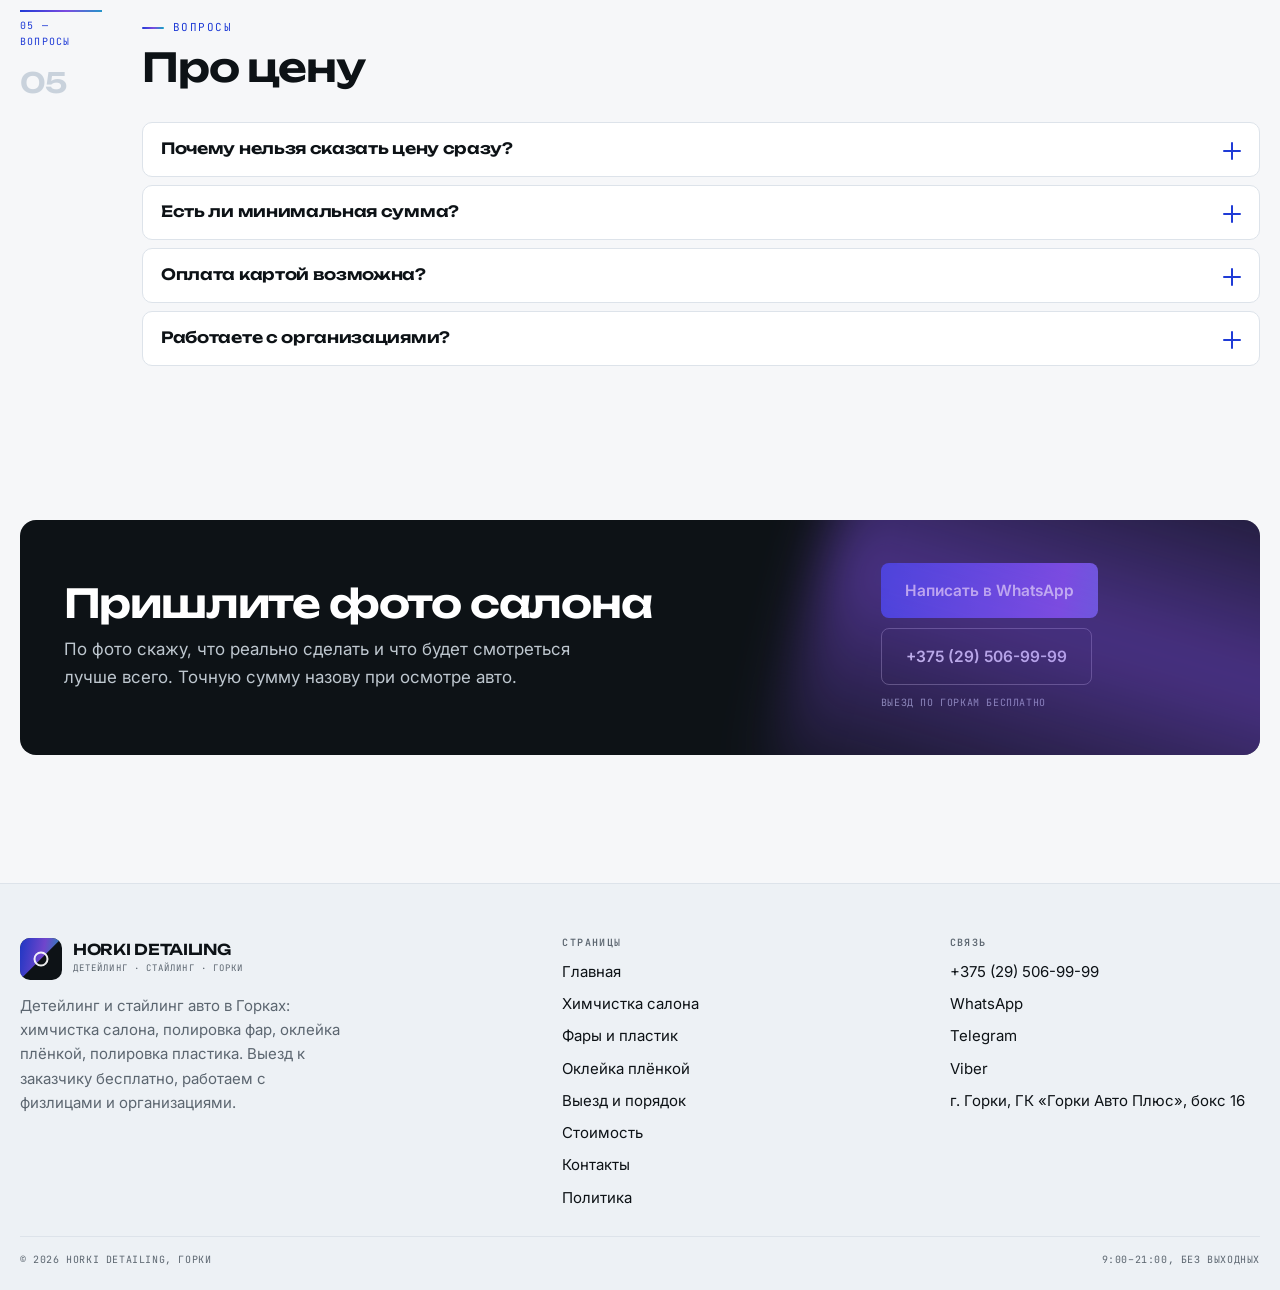
<file: cena.html>
<!DOCTYPE html>
<html lang="ru">
<head>
<meta charset="utf-8">
<meta name="viewport" content="width=device-width,initial-scale=1">
<title>Стоимость детейлинга в Горках: от чего зависит цена — HORKI DETAILING</title>
<meta name="description" content="Из чего складывается стоимость химчистки, полировки и оклейки: состояние авто, материалы, объём. Окончательная цена — только при осмотре авто.">
<link rel="icon" href="assets/img/favicon.svg" type="image/svg+xml">
<meta property="og:title" content="Стоимость детейлинга в Горках: от чего зависит цена — HORKI DETAILING">
<meta property="og:description" content="Из чего складывается стоимость химчистки, полировки и оклейки: состояние авто, материалы, объём. Окончательная цена — только при осмотре авто.">
<meta property="og:type" content="website">
<style>
:root{--paper:#F6F7F9;--ink:#0D1216;--acc:#1F3BD6;--line:#DDE3EA;--line2:#C6CFD9;--white:#FFFFFF;--wrap:1240px;
--shine:linear-gradient(100deg,#1F3BD6 0%,#7B4BE0 52%,#12A6C4 100%)}
*,*::before,*::after{box-sizing:border-box}
body{margin:0;background:var(--paper);color:var(--ink);font-family:'Inter',system-ui,sans-serif;font-size:17px;line-height:1.62}
img{max-width:100%;height:auto;display:block}
h1,h2,h3{font-family:'Unbounded',system-ui,sans-serif;font-weight:600;margin:0;line-height:1.08;letter-spacing:-.03em}
a{color:inherit;text-decoration:none}
.wrap{width:min(var(--wrap),calc(100% - 40px));margin-inline:auto}
@media(max-width:600px){.wrap{width:calc(100% - 26px)}}
.topbar{background:var(--ink);color:#E7ECEF}
.topbar__in{display:flex;justify-content:space-between;gap:12px;flex-wrap:wrap;padding:8px 0}
.hdr{position:sticky;top:0;z-index:60;background:rgba(246,247,249,.96);border-bottom:1px solid var(--line)}
.hdr__in{display:flex;align-items:center;gap:12px;padding:11px 0}
.logo{display:flex;align-items:center;gap:11px;margin-right:auto}
.logo__mk{width:42px;height:42px;border-radius:10px;background:var(--ink);position:relative;overflow:hidden}
.logo__mk::before{content:"";position:absolute;inset:0;background:var(--shine);clip-path:polygon(0 0,100% 0,0 100%)}
.logo__t b{display:block;font-family:'Unbounded',sans-serif;font-size:14px;line-height:1.15}
.logo__t span{display:block;font-size:9px;letter-spacing:.12em;text-transform:uppercase;color:#5C6670}
.burger{display:none;width:44px;height:44px;align-items:center;justify-content:center;flex-direction:column;gap:5px;background:transparent;border:1px solid var(--line2);border-radius:8px}
.burger i{display:block;width:19px;height:1.8px;background:var(--ink)}
@media(max-width:1099px){.burger{display:flex}}
.strip{background:#EDF1F5;border-bottom:1px solid var(--line);display:none}
@media(min-width:1100px){.strip{display:block}}
.strip__in{display:flex;gap:22px;overflow-x:auto;padding:0}
.strip a{padding:13px 0;font-size:14px;border-bottom:2px solid transparent;white-space:nowrap}
.strip a[aria-current]{color:var(--acc);border-bottom-color:var(--acc)}
.hero{position:relative;min-height:clamp(500px,72vh,760px);display:flex;align-items:flex-end;overflow:hidden;border-bottom:1px solid var(--line)}
.hero__bg{position:absolute;inset:0;z-index:-2}
.hero__bg img{width:100%;height:100%;object-fit:cover}
.hero::before{content:"";position:absolute;inset:0;z-index:-1;background:linear-gradient(94deg,rgba(246,247,249,.98),rgba(246,247,249,.92) 38%,rgba(246,247,249,.35) 72%,rgba(246,247,249,.04))}
.hero__in{padding:clamp(26px,4vw,54px) 0 clamp(20px,3vw,34px);min-width:0}
.hero h1{font-size:clamp(30px,4.4vw,56px);max-width:20ch;margin-top:12px}
.btn{display:inline-flex;align-items:center;justify-content:center;gap:8px;padding:15px 23px;border-radius:8px;border:1px solid var(--acc);background:var(--acc);color:#fff;font-weight:600;font-size:15.5px}
.btn--ghost{background:transparent;color:var(--ink);border-color:var(--line2)}
.btn--shine{background:var(--shine);border:0}
.kick{display:inline-flex;align-items:center;gap:9px;font-size:11px;letter-spacing:.13em;text-transform:uppercase;color:var(--acc)}
.band{padding:clamp(38px,6vw,78px) 0;border-bottom:1px solid var(--line)}
.drawer{position:fixed;inset:0;z-index:120;background:rgba(10,14,18,.55);opacity:0;pointer-events:none;transition:opacity .2s}
.drawer[data-open="true"]{opacity:1;pointer-events:auto}
.drawer__inner{width:min(400px,100%);height:100%;margin-left:auto;background:#fff;padding:20px;overflow-y:auto;display:flex;flex-direction:column;gap:4px}
body.is-locked{overflow:hidden}
[hidden]{display:none !important}
.fbar{position:fixed;left:0;right:0;bottom:0;z-index:70;display:none;grid-template-columns:repeat(4,1fr);background:var(--ink)}
@media(max-width:1099px){.fbar{display:grid}body{padding-bottom:58px}}
.fbar a{display:flex;flex-direction:column;align-items:center;gap:3px;padding:9px 2px;color:#E7ECEF;font-size:9px;letter-spacing:.06em;text-transform:uppercase}
.fbar a:first-child{background:var(--acc);color:#fff}
</style>
<link rel="preconnect" href="https://fonts.googleapis.com">
<link rel="preconnect" href="https://fonts.gstatic.com" crossorigin>
<link rel="stylesheet" href="https://fonts.googleapis.com/css2?family=Unbounded:wght@500;600;700&family=Inter:wght@400;500;600&family=JetBrains+Mono:wght@400;500&display=swap">
<link rel="stylesheet" href="assets/css/site.v1.css">
</head>
<body>
<a class="skip" href="#main">К содержанию</a>
<div class="topbar"><div class="wrap topbar__in"><span><i class="dot"></i>Горки · выезд бесплатно</span><span>9:00–21:00, без выходных</span><a href="tel:+375295069999">+375 (29) 506-99-99</a></div></div><header class="hdr"><div class="wrap hdr__in"><a class="logo" href="index.html"><span class="logo__mk"></span><span class="logo__t"><b>HORKI DETAILING</b><span>детейлинг · стайлинг · Горки</span></span></a><div class="hdr__tel"><b><a href="tel:+375295069999">+375 (29) 506-99-99</a></b><span>звонок или WhatsApp</span></div><button class="burger" id="burger" aria-label="Меню" aria-expanded="false" aria-controls="drawer"><i></i><i></i></button></div><nav class="strip" aria-label="Страницы"><div class="wrap strip__in"><a href="index.html">Главная</a><a href="himchistka.html">Химчистка салона</a><a href="polirovka.html">Фары и пластик</a><a href="plenka.html">Оклейка плёнкой</a><a href="vyiezd.html">Выезд и порядок</a><a href="cena.html" aria-current="page">Стоимость</a><a href="kontakty.html">Контакты</a><a href="politika.html">Политика</a></div></nav></header>
<main id="main">
<section class="hero"><div class="hero__bg"><img src="assets/img/box.jpg" alt="Бокс детейлинга с освещением" fetchpriority="high"></div><div class="wrap hero__in"><span class="kick">Стоимость</span><h1>Цена <em>после осмотра</em></h1><p class="lead">Мы не называем сумму «с потолка»: стоимость зависит от состояния авто, материалов и объёма работ. Окончательную цифру говорим при осмотре — до начала работ.</p><div class="hero__cta"><a class="btn btn--shine" href="kontakty.html">Уточнить по своему авто</a><a class="btn btn--ghost" href="tel:+375295069999">+375 (29) 506-99-99</a></div><div class="figs"><div><b>Осмотр</b><span>основа цены</span></div><div><b>До работ</b><span>согласование</span></div><div><b>Без доплат</b><span>по ходу</span></div></div></div></section><section class="band "><div class="wrap"><div class="sect sect--side"><div class="sect__side"><span>01 — факторы</span><b>01</b></div><div class="sect__main"><div class="sect__head"><div><span class="kick">Факторы</span><h2>Что влияет на стоимость</h2></div><p>Пять факторов, из которых складывается цена. Все они видны при осмотре.</p></div><div class="facts"><div class="facts__row"><b>Состояние салона</b><span>Степень загрязнения, пятна, запах</span><em>объём</em></div><div class="facts__row"><b>Материалы</b><span>Ткань, кожа, алькантара — разные составы</span><em>сложность</em></div><div class="facts__row"><b>Размер авто</b><span>Хэтчбек, седан, кроссовер, минивэн</span><em>площадь</em></div><div class="facts__row"><b>Что делаем</b><span>Одна зона, химчистка целиком или комплекс</span><em>состав</em></div><div class="facts__row"><b>Кузов и плёнка</b><span>Состояние ЛКП, тип плёнки, количество элементов</span><em>материал</em></div></div></div></div></div></section><section class="band band--white"><div class="wrap"><div class="sect sect--side"><div class="sect__side"><span>02 — принципы</span><b>02</b></div><div class="sect__main"><div class="sect__head"><div><span class="kick">Честно</span><h2>Как мы не делаем</h2></div><p>Три вещи, которых у нас не будет.</p></div><div class="cards"><article class="card"><span class="card__n">01</span><h3>Цены по телефону «наугад»</h3><p>Можем дать ориентир по описанию, но точную сумму назовём только после осмотра: иначе это обещание, которое нельзя выполнить.</p><div class="card__tags"><span class="tag">честно</span></div></article><article class="card"><span class="card__n">02</span><h3>Растёт объём по ходу</h3><p>Если нужно больше работ, сначала согласуем с вами. Без согласия — не делаем.</p><div class="card__tags"><span class="tag">по договорённости</span></div></article><article class="card"><span class="card__n">03</span><h3>Скрытые доплаты</h3><p>Выезд по Горкам бесплатный, стоимость работ обсуждаем до начала.</p><div class="card__tags"><span class="tag">прозрачно</span></div></article></div></div></div></div></section><section class="band "><div class="wrap"><div class="sect sect--side"><div class="sect__side"><span>03 — оценка</span><b>03</b></div><div class="sect__main"><div class="sect__head"><div><span class="kick">Ориентир</span><h2>Как получить оценку</h2></div><p>Три способа узнать стоимость — от быстрого к точному.</p></div><div class="gloss"><div><b>По телефону</b><span>Опишите авто и что беспокоит — дадим ориентир.</span></div><div><b>По фото</b><span>Пришлите фото салона и фар в мессенджер.</span></div><div><b>При осмотре</b><span>Самый точный вариант: смотрим авто и называем сумму.</span></div><div><b>Выезд</b><span>По Горкам бесплатно, можно совместить с осмотром.</span></div><div><b>Форма оплаты</b><span>Наличные или перевод, для организаций — по счёту.</span></div><div><b>Запись</b><span>Ежедневно 9:00–21:00, без выходных.</span></div></div></div></div></div></section><section class="band band--white"><div class="wrap"><div class="sect sect--side"><div class="sect__side"><span>04 — заявка</span><b>04</b></div><div class="sect__main"><div class="sect__head"><div><span class="kick">Заявка</span><h2>Опишите авто</h2></div><p>Ответим с ориентиром и предложим время.</p></div><div class="split"><div class="split__body"><form class="form" id="reqForm" novalidate><h3>Заявка на детейлинг</h3><div class="form__row"><div class="field"><label for="fName">Имя</label><input id="fName" name="name" type="text" placeholder="Как вас зовут" required></div><div class="field"><label for="fTel">Телефон</label><input id="fTel" name="tel" type="tel" placeholder="+375" required></div></div><div class="field"><label for="fWhat">Что интересует</label><select id="fWhat" name="what"><option>Химчистка салона</option><option>Полировка фар</option><option>Полировка пластика салона</option><option>Оклейка плёнкой</option><option>Комплекс работ</option><option>Не знаю, нужен совет</option></select></div><div class="field"><label for="fMsg">Авто и адрес</label><textarea id="fMsg" name="msg" placeholder="Марка, что беспокоит, куда приехать"></textarea></div><button class="btn btn--shine" type="submit">Отправить в WhatsApp</button><small>Нажимая кнопку, вы соглашаетесь на обработку данных, чтобы мы могли ответить на заявку.</small></form></div><div class="split__media" style="border:0;background:transparent"><div class="card" style="height:100%"><span class="card__n">Что указать</span><h3>Чтобы ответить точнее</h3><ul class="list mt18"><li>Марка, модель и тип кузова</li><li>Что беспокоит: пятна, запах, фары, пластик</li><li>Материал салона, если знаете</li><li>Адрес в Горках для выезда или желаемое время в боксе</li><li>Фото салона или фар — если есть</li></ul></div></div></div></div></div></div></section><section class="band "><div class="wrap"><div class="sect sect--side"><div class="sect__side"><span>05 — вопросы</span><b>05</b></div><div class="sect__main"><div class="sect__head"><div><span class="kick">Вопросы</span><h2>Про цену</h2></div><p></p></div><div class="faq"><div class="faq__i" data-open="false"><button class="faq__q" type="button">Почему нельзя сказать цену сразу?<i></i></button><div class="faq__a"><p>Потому что состояние авто видно только при осмотре: одинаковые на вид сиденья могут требовать разного объёма работ.</p></div></div><div class="faq__i" data-open="false"><button class="faq__q" type="button">Есть ли минимальная сумма?<i></i></button><div class="faq__a"><p>Обсуждаем индивидуально: можно приехать с одной зоной или только с фарами.</p></div></div><div class="faq__i" data-open="false"><button class="faq__q" type="button">Оплата картой возможна?<i></i></button><div class="faq__a"><p>Уточните при заявке: предложим удобный вариант оплаты, включая перевод.</p></div></div><div class="faq__i" data-open="false"><button class="faq__q" type="button">Работаете с организациями?<i></i></button><div class="faq__a"><p>Да, с юрлицами и физлицами. Для организаций возможна оплата по счёту.</p></div></div></div></div></div></div></section></main>
<section class="band" style="border-bottom:0"><div class="wrap"><div class="cta"><div><h2>Пришлите фото салона</h2><p>По фото скажу, что реально сделать и что будет смотреться лучше всего. Точную сумму назову при осмотре авто.</p></div><div class="cta__act"><a class="btn btn--shine" href="https://wa.me/375295069999" target="_blank" rel="noopener">Написать в WhatsApp</a><a class="btn btn--ghost" href="tel:+375295069999">+375 (29) 506-99-99</a><small>Выезд по Горкам бесплатно</small></div></div></div></section>
<footer class="foot"><div class="wrap"><div class="foot__grid"><div><a class="logo" href="index.html"><span class="logo__mk"></span><span class="logo__t"><b>HORKI DETAILING</b><span>детейлинг · стайлинг · Горки</span></span></a><p style="margin-top:14px;color:#5C6670;font-size:15px;max-width:36ch">Детейлинг и стайлинг авто в Горках: химчистка салона, полировка фар, оклейка плёнкой, полировка пластика. Выезд к заказчику бесплатно, работаем с физлицами и организациями.</p></div><div><h4>Страницы</h4><ul><li><a href="index.html">Главная</a></li><li><a href="himchistka.html">Химчистка салона</a></li><li><a href="polirovka.html">Фары и пластик</a></li><li><a href="plenka.html">Оклейка плёнкой</a></li><li><a href="vyiezd.html">Выезд и порядок</a></li><li><a href="cena.html">Стоимость</a></li><li><a href="kontakty.html">Контакты</a></li><li><a href="politika.html">Политика</a></li></ul></div><div><h4>Связь</h4><ul><li><a href="tel:+375295069999">+375 (29) 506-99-99</a></li><li><a href="https://wa.me/375295069999" target="_blank" rel="noopener">WhatsApp</a></li><li><a href="https://t.me/+375295069999" target="_blank" rel="noopener">Telegram</a></li><li><a href="viber://chat?number=%2B375295069999">Viber</a></li><li>г. Горки, ГК «Горки Авто Плюс», бокс 16</li></ul></div></div><div class="foot__bottom"><span>© 2026 HORKI DETAILING, Горки</span><span>9:00–21:00, без выходных</span></div></div></footer>
<div class="fbar" aria-label="Быстрая связь"><a href="tel:+375295069999"><svg viewBox="0 0 24 24"><path d="M6.6 3.5l3 3-2 2.4a12 12 0 005.5 5.5l2.4-2 3 3-2 2.6c-1.2 1.4-3 1.7-4.6 1A16.5 16.5 0 013.4 8.1c-.7-1.6-.4-3.4 1-4.6z"/></svg>Позвонить</a><a href="https://wa.me/375295069999" target="_blank" rel="noopener"><svg viewBox="0 0 24 24"><path d="M3 21l1.7-5A8.6 8.6 0 013.4 11a8.6 8.6 0 118.6 8.6 8.9 8.9 0 01-4.4-1.2z"/><path d="M8.6 8.2c.3-.6.5-.6.9-.6h.7c.2 0 .5 0 .7.5l.8 1.9c.1.3 0 .5-.1.7l-.5.6c-.2.2-.2.4-.1.6a6 6 0 002.8 2.4c.3.1.5.1.7-.1l.7-.8c.2-.2.4-.2.6-.1l1.8.9c.3.1.4.3.4.5v.6c0 .7-.5 1.4-1.2 1.6-.6.2-1.4.3-2.3 0a10 10 0 01-3.6-2.2 9.4 9.4 0 01-1.9-3c-.2-.8-.1-1.6.1-2.1z"/></svg>WhatsApp</a><a href="https://t.me/+375295069999" target="_blank" rel="noopener"><svg viewBox="0 0 24 24"><path d="M21 4L3 11l5 1.8L10 19l3-3.4 4.6 3z"/><path d="M8 12.8L18 6l-7 8.6"/></svg>Telegram</a><a href="viber://chat?number=%2B375295069999"><svg viewBox="0 0 24 24"><path d="M12 3c5 0 8 3.2 8 7.6 0 4.5-3.2 7.4-8 7.4-.7 0-1.4 0-2-.2L6 21l.8-3.4A7.3 7.3 0 014 10.6C4 6.2 7 3 12 3z"/><path d="M9 8.5c1.2 3 2.4 4.2 5 5"/></svg>Viber</a></div>
<div class="drawer" id="drawer" data-open="false" role="dialog" aria-modal="true" aria-label="Меню"><div class="drawer__inner"><div class="drawer__top"><span class="mono">Меню</span><button class="drawer__x" id="drawerClose" aria-label="Закрыть меню">×</button></div><a class="dl" href="index.html">Главная<span>01</span></a><a class="dl" href="himchistka.html">Химчистка салона<span>02</span></a><a class="dl" href="polirovka.html">Фары и пластик<span>03</span></a><a class="dl" href="plenka.html">Оклейка плёнкой<span>04</span></a><a class="dl" href="vyiezd.html">Выезд и порядок<span>05</span></a><a class="dl" href="cena.html">Стоимость<span>06</span></a><a class="dl" href="kontakty.html">Контакты<span>07</span></a><a class="dl" href="politika.html">Политика<span>08</span></a><div class="drawer__foot"><a class="btn" href="https://wa.me/375295069999" target="_blank" rel="noopener">WhatsApp</a><a class="btn btn--ghost" href="tel:+375295069999">+375 (29) 506-99-99</a></div></div></div>
<script src="assets/js/main.v1.js" defer></script>
</body>
</html>
</file>
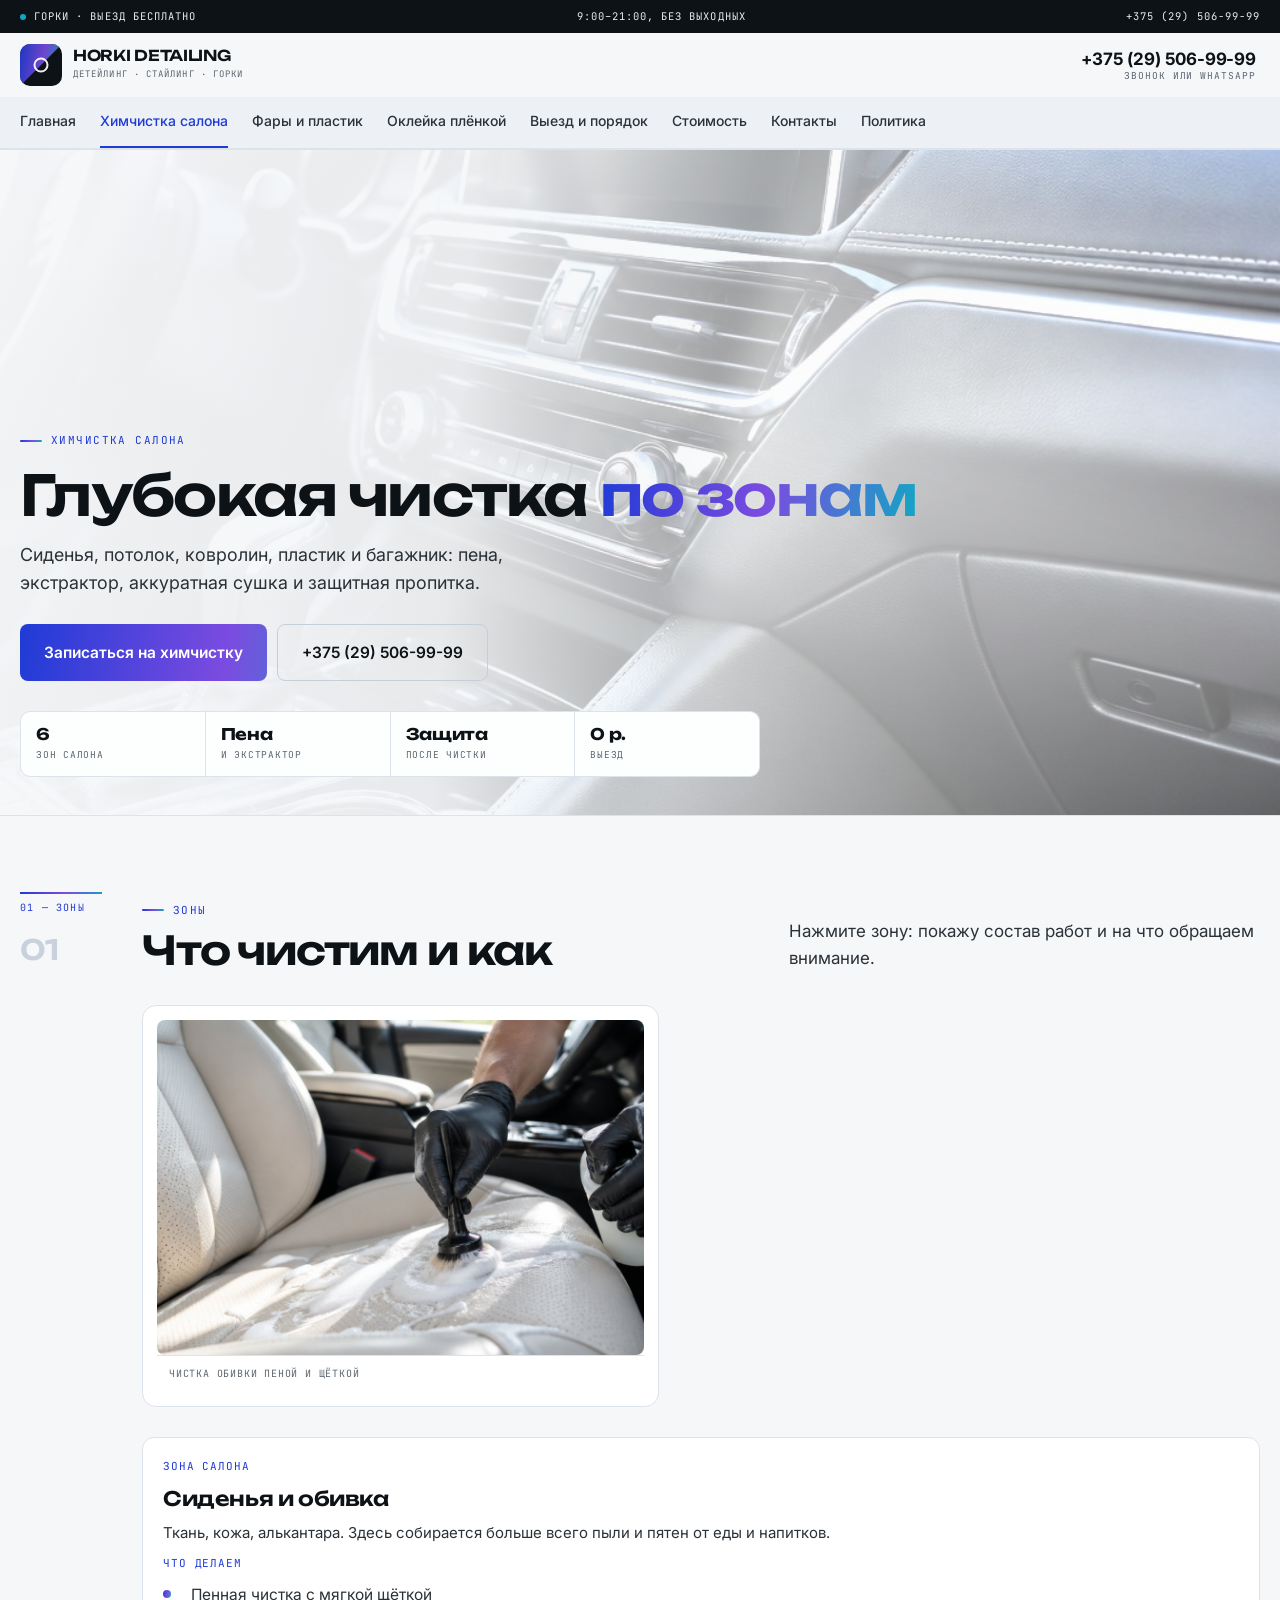
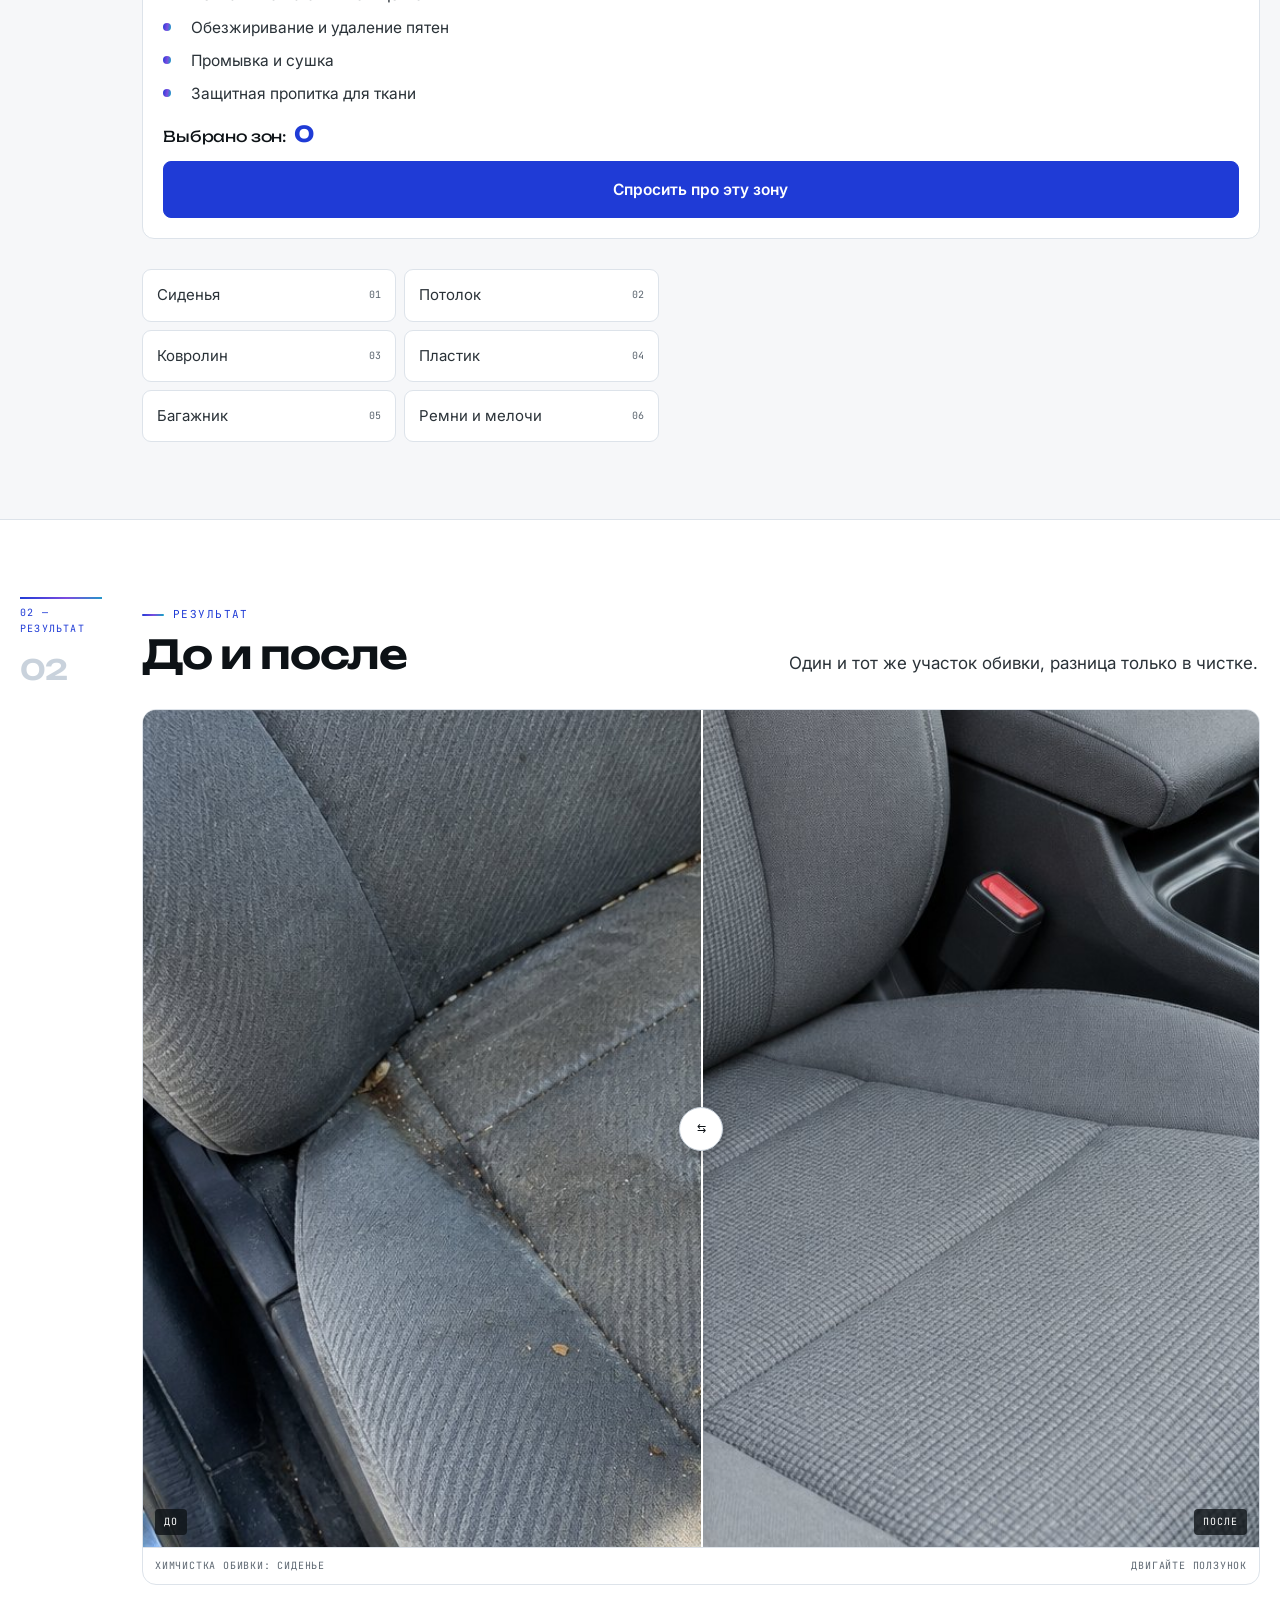
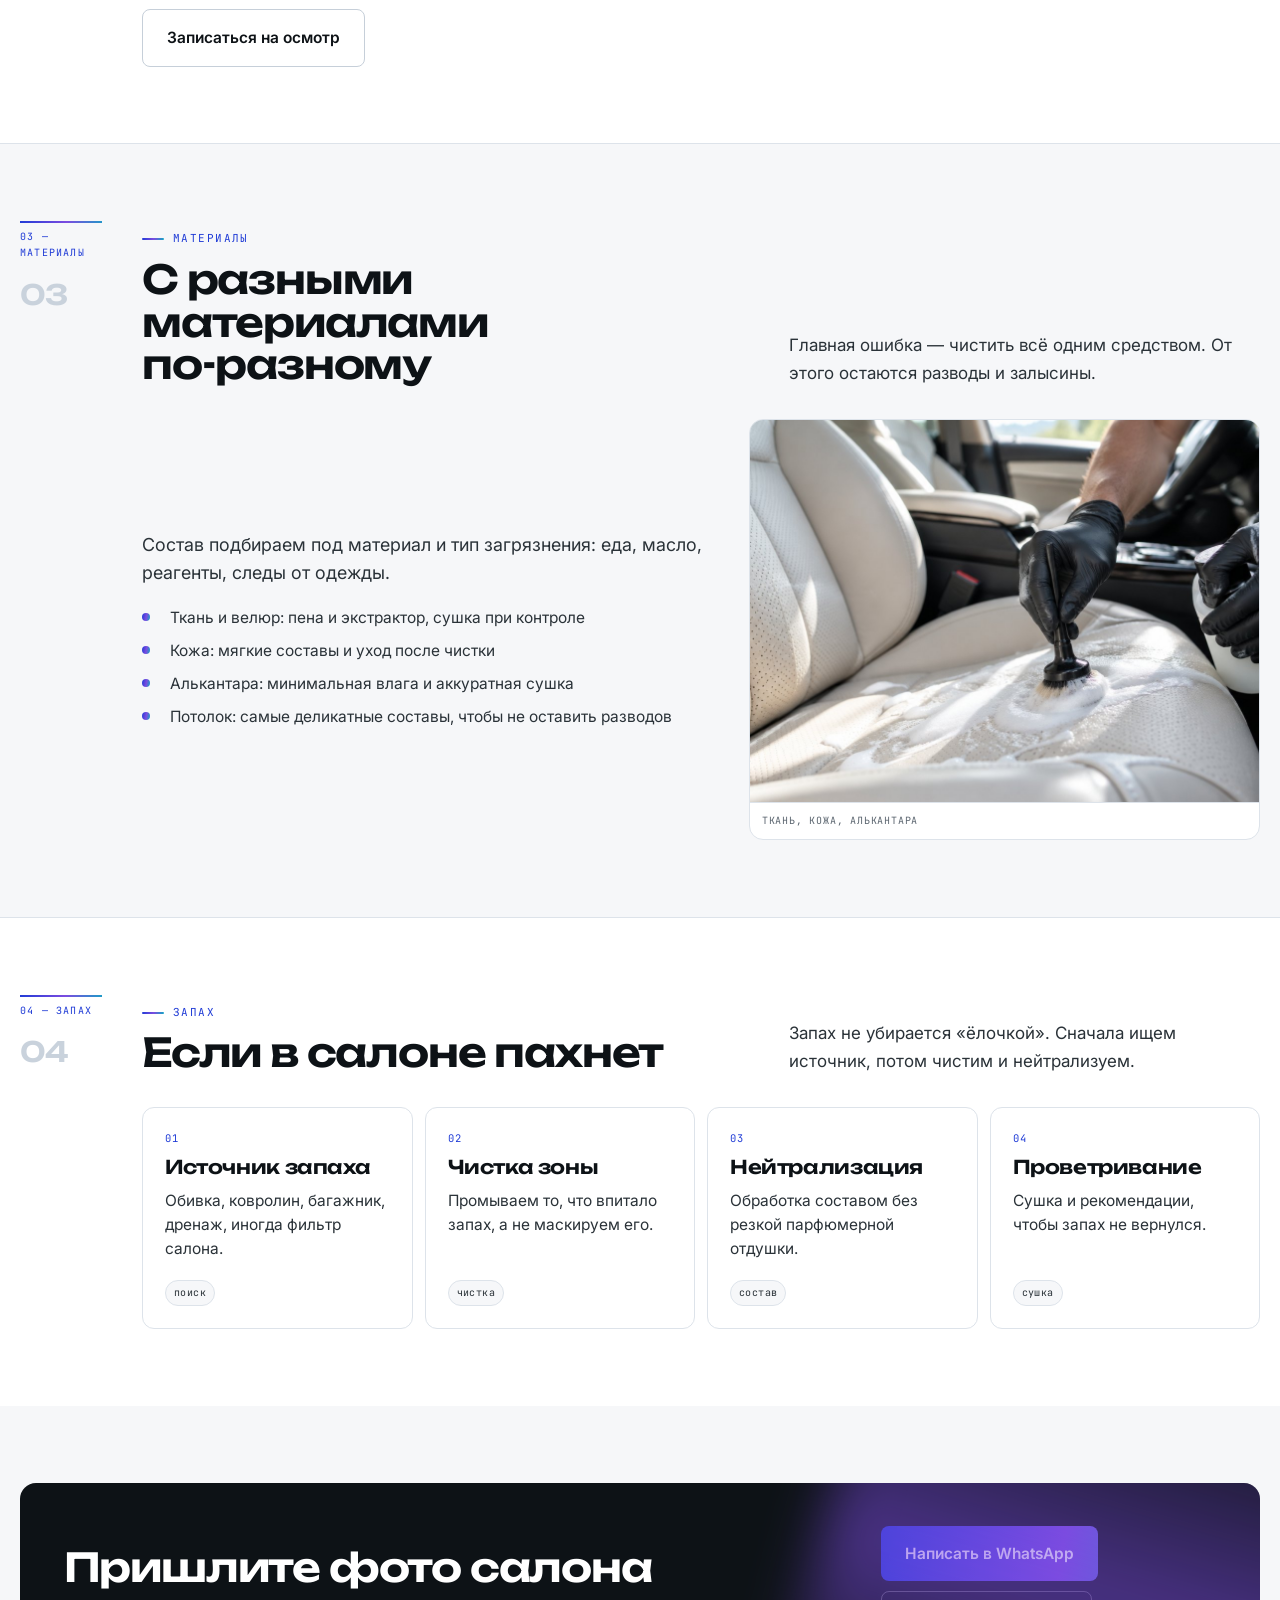
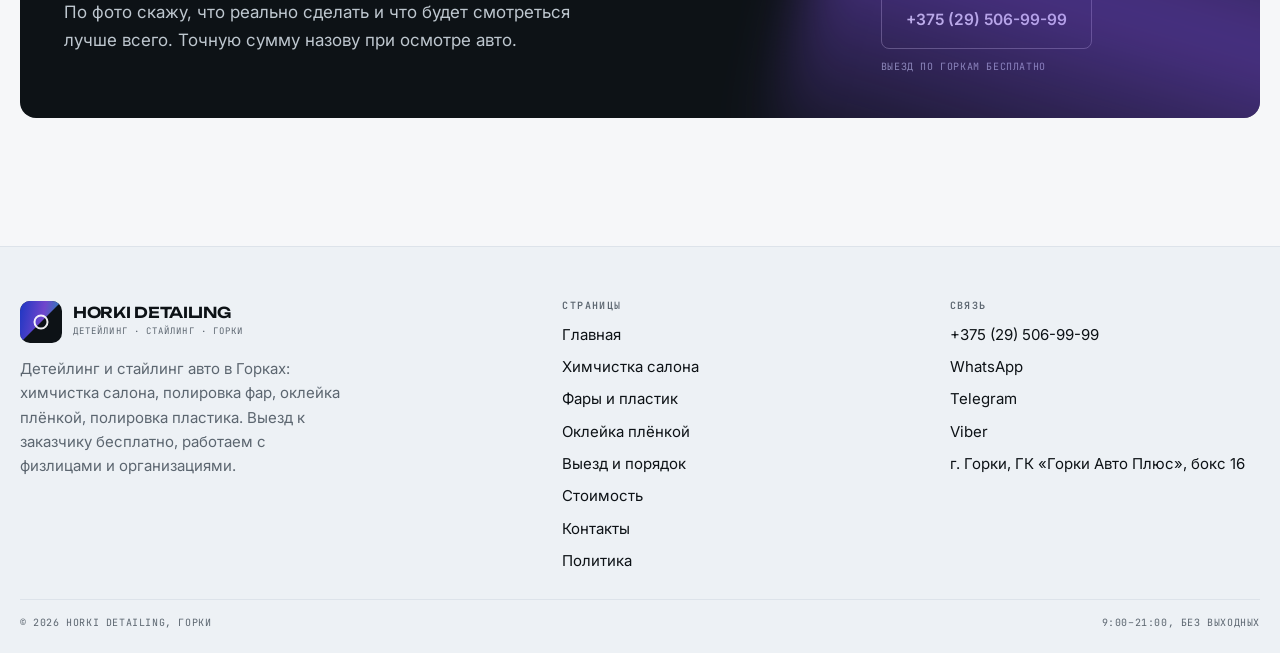
<file: himchistka.html>
<!DOCTYPE html>
<html lang="ru">
<head>
<meta charset="utf-8">
<meta name="viewport" content="width=device-width,initial-scale=1">
<title>Химчистка салона авто в Горках — HORKI DETAILING</title>
<meta name="description" content="Глубокая химчистка салона: сиденья, потолок, ковролин, пластик, багажник, устранение запаха. Горки, выезд бесплатно, +375 (29) 506-99-99.">
<link rel="icon" href="assets/img/favicon.svg" type="image/svg+xml">
<meta property="og:title" content="Химчистка салона авто в Горках — HORKI DETAILING">
<meta property="og:description" content="Глубокая химчистка салона: сиденья, потолок, ковролин, пластик, багажник, устранение запаха. Горки, выезд бесплатно, +375 (29) 506-99-99.">
<meta property="og:type" content="website">
<style>
:root{--paper:#F6F7F9;--ink:#0D1216;--acc:#1F3BD6;--line:#DDE3EA;--line2:#C6CFD9;--white:#FFFFFF;--wrap:1240px;
--shine:linear-gradient(100deg,#1F3BD6 0%,#7B4BE0 52%,#12A6C4 100%)}
*,*::before,*::after{box-sizing:border-box}
body{margin:0;background:var(--paper);color:var(--ink);font-family:'Inter',system-ui,sans-serif;font-size:17px;line-height:1.62}
img{max-width:100%;height:auto;display:block}
h1,h2,h3{font-family:'Unbounded',system-ui,sans-serif;font-weight:600;margin:0;line-height:1.08;letter-spacing:-.03em}
a{color:inherit;text-decoration:none}
.wrap{width:min(var(--wrap),calc(100% - 40px));margin-inline:auto}
@media(max-width:600px){.wrap{width:calc(100% - 26px)}}
.topbar{background:var(--ink);color:#E7ECEF}
.topbar__in{display:flex;justify-content:space-between;gap:12px;flex-wrap:wrap;padding:8px 0}
.hdr{position:sticky;top:0;z-index:60;background:rgba(246,247,249,.96);border-bottom:1px solid var(--line)}
.hdr__in{display:flex;align-items:center;gap:12px;padding:11px 0}
.logo{display:flex;align-items:center;gap:11px;margin-right:auto}
.logo__mk{width:42px;height:42px;border-radius:10px;background:var(--ink);position:relative;overflow:hidden}
.logo__mk::before{content:"";position:absolute;inset:0;background:var(--shine);clip-path:polygon(0 0,100% 0,0 100%)}
.logo__t b{display:block;font-family:'Unbounded',sans-serif;font-size:14px;line-height:1.15}
.logo__t span{display:block;font-size:9px;letter-spacing:.12em;text-transform:uppercase;color:#5C6670}
.burger{display:none;width:44px;height:44px;align-items:center;justify-content:center;flex-direction:column;gap:5px;background:transparent;border:1px solid var(--line2);border-radius:8px}
.burger i{display:block;width:19px;height:1.8px;background:var(--ink)}
@media(max-width:1099px){.burger{display:flex}}
.strip{background:#EDF1F5;border-bottom:1px solid var(--line);display:none}
@media(min-width:1100px){.strip{display:block}}
.strip__in{display:flex;gap:22px;overflow-x:auto;padding:0}
.strip a{padding:13px 0;font-size:14px;border-bottom:2px solid transparent;white-space:nowrap}
.strip a[aria-current]{color:var(--acc);border-bottom-color:var(--acc)}
.hero{position:relative;min-height:clamp(500px,72vh,760px);display:flex;align-items:flex-end;overflow:hidden;border-bottom:1px solid var(--line)}
.hero__bg{position:absolute;inset:0;z-index:-2}
.hero__bg img{width:100%;height:100%;object-fit:cover}
.hero::before{content:"";position:absolute;inset:0;z-index:-1;background:linear-gradient(94deg,rgba(246,247,249,.98),rgba(246,247,249,.92) 38%,rgba(246,247,249,.35) 72%,rgba(246,247,249,.04))}
.hero__in{padding:clamp(26px,4vw,54px) 0 clamp(20px,3vw,34px);min-width:0}
.hero h1{font-size:clamp(30px,4.4vw,56px);max-width:20ch;margin-top:12px}
.btn{display:inline-flex;align-items:center;justify-content:center;gap:8px;padding:15px 23px;border-radius:8px;border:1px solid var(--acc);background:var(--acc);color:#fff;font-weight:600;font-size:15.5px}
.btn--ghost{background:transparent;color:var(--ink);border-color:var(--line2)}
.btn--shine{background:var(--shine);border:0}
.kick{display:inline-flex;align-items:center;gap:9px;font-size:11px;letter-spacing:.13em;text-transform:uppercase;color:var(--acc)}
.band{padding:clamp(38px,6vw,78px) 0;border-bottom:1px solid var(--line)}
.drawer{position:fixed;inset:0;z-index:120;background:rgba(10,14,18,.55);opacity:0;pointer-events:none;transition:opacity .2s}
.drawer[data-open="true"]{opacity:1;pointer-events:auto}
.drawer__inner{width:min(400px,100%);height:100%;margin-left:auto;background:#fff;padding:20px;overflow-y:auto;display:flex;flex-direction:column;gap:4px}
body.is-locked{overflow:hidden}
[hidden]{display:none !important}
.fbar{position:fixed;left:0;right:0;bottom:0;z-index:70;display:none;grid-template-columns:repeat(4,1fr);background:var(--ink)}
@media(max-width:1099px){.fbar{display:grid}body{padding-bottom:58px}}
.fbar a{display:flex;flex-direction:column;align-items:center;gap:3px;padding:9px 2px;color:#E7ECEF;font-size:9px;letter-spacing:.06em;text-transform:uppercase}
.fbar a:first-child{background:var(--acc);color:#fff}
</style>
<link rel="preconnect" href="https://fonts.googleapis.com">
<link rel="preconnect" href="https://fonts.gstatic.com" crossorigin>
<link rel="stylesheet" href="https://fonts.googleapis.com/css2?family=Unbounded:wght@500;600;700&family=Inter:wght@400;500;600&family=JetBrains+Mono:wght@400;500&display=swap">
<link rel="stylesheet" href="assets/css/site.v1.css">
</head>
<body>
<a class="skip" href="#main">К содержанию</a>
<div class="topbar"><div class="wrap topbar__in"><span><i class="dot"></i>Горки · выезд бесплатно</span><span>9:00–21:00, без выходных</span><a href="tel:+375295069999">+375 (29) 506-99-99</a></div></div><header class="hdr"><div class="wrap hdr__in"><a class="logo" href="index.html"><span class="logo__mk"></span><span class="logo__t"><b>HORKI DETAILING</b><span>детейлинг · стайлинг · Горки</span></span></a><div class="hdr__tel"><b><a href="tel:+375295069999">+375 (29) 506-99-99</a></b><span>звонок или WhatsApp</span></div><button class="burger" id="burger" aria-label="Меню" aria-expanded="false" aria-controls="drawer"><i></i><i></i></button></div><nav class="strip" aria-label="Страницы"><div class="wrap strip__in"><a href="index.html">Главная</a><a href="himchistka.html" aria-current="page">Химчистка салона</a><a href="polirovka.html">Фары и пластик</a><a href="plenka.html">Оклейка плёнкой</a><a href="vyiezd.html">Выезд и порядок</a><a href="cena.html">Стоимость</a><a href="kontakty.html">Контакты</a><a href="politika.html">Политика</a></div></nav></header>
<main id="main">
<section class="hero"><div class="hero__bg"><img src="assets/img/plastic.jpg" alt="Салон автомобиля после химчистки" fetchpriority="high"></div><div class="wrap hero__in"><span class="kick">Химчистка салона</span><h1>Глубокая чистка <em>по зонам</em></h1><p class="lead">Сиденья, потолок, ковролин, пластик и багажник: пена, экстрактор, аккуратная сушка и защитная пропитка.</p><div class="hero__cta"><a class="btn btn--shine" href="kontakty.html">Записаться на химчистку</a><a class="btn btn--ghost" href="tel:+375295069999">+375 (29) 506-99-99</a></div><div class="figs"><div><b>6</b><span>зон салона</span></div><div><b>Пена</b><span>и экстрактор</span></div><div><b>Защита</b><span>после чистки</span></div><div><b>0 р.</b><span>выезд</span></div></div></div></section><section class="band "><div class="wrap"><div class="sect sect--side"><div class="sect__side"><span>01 — зоны</span><b>01</b></div><div class="sect__main"><div class="sect__head"><div><span class="kick">Зоны</span><h2>Что чистим и как</h2></div><p>Нажмите зону: покажу состав работ и на что обращаем внимание.</p></div><div class="zones"><div class="zones__car"><img src="assets/img/hero.jpg" alt="Процесс химчистки с пеной" loading="lazy"><div class="split__cap">Чистка обивки пеной и щёткой</div></div><div class="zones__out" id="zoneOut" aria-live="polite"><span class="mono">Зона салона</span><h3>Сиденья и обивка</h3><p>Нажмите на зону, чтобы увидеть, что с ней делаем. Можно выбрать несколько.</p></div><div class="zones__list" id="zones"><button type="button" data-z="seats" aria-pressed="false">Сиденья<i>01</i></button><button type="button" data-z="ceiling" aria-pressed="false">Потолок<i>02</i></button><button type="button" data-z="carpet" aria-pressed="false">Ковролин<i>03</i></button><button type="button" data-z="plastic" aria-pressed="false">Пластик<i>04</i></button><button type="button" data-z="trunk" aria-pressed="false">Багажник<i>05</i></button><button type="button" data-z="belts" aria-pressed="false">Ремни и мелочи<i>06</i></button></div></div></div></div></div></section><section class="band band--white"><div class="wrap"><div class="sect sect--side"><div class="sect__side"><span>02 — результат</span><b>02</b></div><div class="sect__main"><div class="sect__head"><div><span class="kick">Результат</span><h2>До и после</h2></div><p>Один и тот же участок обивки, разница только в чистке.</p></div><div class="cmp"><div class="cmp__box"><img src="assets/img/after.jpg" alt="После чистки" loading="lazy"><div class="cmp__top"><img src="assets/img/before.jpg" alt="До чистки" loading="lazy"></div><div class="cmp__div"></div><div class="cmp__knob">⇆</div><span class="cmp__lbl cmp__lbl--l">до</span><span class="cmp__lbl cmp__lbl--r">после</span><input class="cmp__range" id="cmpRange" type="range" min="0" max="100" value="50" aria-label="Сравнение до и после"></div><div class="cmp__cap"><span>Химчистка обивки: сиденье</span><span>двигайте ползунок</span></div></div><div class="mt24"><a class="btn btn--ghost" href="kontakty.html">Записаться на осмотр</a></div></div></div></div></section><section class="band "><div class="wrap"><div class="sect sect--side"><div class="sect__side"><span>03 — материалы</span><b>03</b></div><div class="sect__main"><div class="sect__head"><div><span class="kick">Материалы</span><h2>С разными материалами по-разному</h2></div><p>Главная ошибка — чистить всё одним средством. От этого остаются разводы и залысины.</p></div><div class="split"><div class="split__body"><p class="lead">Состав подбираем под материал и тип загрязнения: еда, масло, реагенты, следы от одежды.</p><ul class="list mt18"><li>Ткань и велюр: пена и экстрактор, сушка при контроле</li><li>Кожа: мягкие составы и уход после чистки</li><li>Алькантара: минимальная влага и аккуратная сушка</li><li>Потолок: самые деликатные составы, чтобы не оставить разводов</li></ul></div><div class="split__media"><img src="assets/img/hero.jpg" alt="Чистка сиденья щёткой" loading="lazy"><div class="split__cap">Ткань, кожа, алькантара</div></div></div></div></div></div></section><section class="band band--white"><div class="wrap"><div class="sect sect--side"><div class="sect__side"><span>04 — запах</span><b>04</b></div><div class="sect__main"><div class="sect__head"><div><span class="kick">Запах</span><h2>Если в салоне пахнет</h2></div><p>Запах не убирается «ёлочкой». Сначала ищем источник, потом чистим и нейтрализуем.</p></div><div class="cards"><article class="card"><span class="card__n">01</span><h3>Источник запаха</h3><p>Обивка, ковролин, багажник, дренаж, иногда фильтр салона.</p><div class="card__tags"><span class="tag">поиск</span></div></article><article class="card"><span class="card__n">02</span><h3>Чистка зоны</h3><p>Промываем то, что впитало запах, а не маскируем его.</p><div class="card__tags"><span class="tag">чистка</span></div></article><article class="card"><span class="card__n">03</span><h3>Нейтрализация</h3><p>Обработка составом без резкой парфюмерной отдушки.</p><div class="card__tags"><span class="tag">состав</span></div></article><article class="card"><span class="card__n">04</span><h3>Проветривание</h3><p>Сушка и рекомендации, чтобы запах не вернулся.</p><div class="card__tags"><span class="tag">сушка</span></div></article></div></div></div></div></section></main>
<section class="band" style="border-bottom:0"><div class="wrap"><div class="cta"><div><h2>Пришлите фото салона</h2><p>По фото скажу, что реально сделать и что будет смотреться лучше всего. Точную сумму назову при осмотре авто.</p></div><div class="cta__act"><a class="btn btn--shine" href="https://wa.me/375295069999" target="_blank" rel="noopener">Написать в WhatsApp</a><a class="btn btn--ghost" href="tel:+375295069999">+375 (29) 506-99-99</a><small>Выезд по Горкам бесплатно</small></div></div></div></section>
<footer class="foot"><div class="wrap"><div class="foot__grid"><div><a class="logo" href="index.html"><span class="logo__mk"></span><span class="logo__t"><b>HORKI DETAILING</b><span>детейлинг · стайлинг · Горки</span></span></a><p style="margin-top:14px;color:#5C6670;font-size:15px;max-width:36ch">Детейлинг и стайлинг авто в Горках: химчистка салона, полировка фар, оклейка плёнкой, полировка пластика. Выезд к заказчику бесплатно, работаем с физлицами и организациями.</p></div><div><h4>Страницы</h4><ul><li><a href="index.html">Главная</a></li><li><a href="himchistka.html">Химчистка салона</a></li><li><a href="polirovka.html">Фары и пластик</a></li><li><a href="plenka.html">Оклейка плёнкой</a></li><li><a href="vyiezd.html">Выезд и порядок</a></li><li><a href="cena.html">Стоимость</a></li><li><a href="kontakty.html">Контакты</a></li><li><a href="politika.html">Политика</a></li></ul></div><div><h4>Связь</h4><ul><li><a href="tel:+375295069999">+375 (29) 506-99-99</a></li><li><a href="https://wa.me/375295069999" target="_blank" rel="noopener">WhatsApp</a></li><li><a href="https://t.me/+375295069999" target="_blank" rel="noopener">Telegram</a></li><li><a href="viber://chat?number=%2B375295069999">Viber</a></li><li>г. Горки, ГК «Горки Авто Плюс», бокс 16</li></ul></div></div><div class="foot__bottom"><span>© 2026 HORKI DETAILING, Горки</span><span>9:00–21:00, без выходных</span></div></div></footer>
<div class="fbar" aria-label="Быстрая связь"><a href="tel:+375295069999"><svg viewBox="0 0 24 24"><path d="M6.6 3.5l3 3-2 2.4a12 12 0 005.5 5.5l2.4-2 3 3-2 2.6c-1.2 1.4-3 1.7-4.6 1A16.5 16.5 0 013.4 8.1c-.7-1.6-.4-3.4 1-4.6z"/></svg>Позвонить</a><a href="https://wa.me/375295069999" target="_blank" rel="noopener"><svg viewBox="0 0 24 24"><path d="M3 21l1.7-5A8.6 8.6 0 013.4 11a8.6 8.6 0 118.6 8.6 8.9 8.9 0 01-4.4-1.2z"/><path d="M8.6 8.2c.3-.6.5-.6.9-.6h.7c.2 0 .5 0 .7.5l.8 1.9c.1.3 0 .5-.1.7l-.5.6c-.2.2-.2.4-.1.6a6 6 0 002.8 2.4c.3.1.5.1.7-.1l.7-.8c.2-.2.4-.2.6-.1l1.8.9c.3.1.4.3.4.5v.6c0 .7-.5 1.4-1.2 1.6-.6.2-1.4.3-2.3 0a10 10 0 01-3.6-2.2 9.4 9.4 0 01-1.9-3c-.2-.8-.1-1.6.1-2.1z"/></svg>WhatsApp</a><a href="https://t.me/+375295069999" target="_blank" rel="noopener"><svg viewBox="0 0 24 24"><path d="M21 4L3 11l5 1.8L10 19l3-3.4 4.6 3z"/><path d="M8 12.8L18 6l-7 8.6"/></svg>Telegram</a><a href="viber://chat?number=%2B375295069999"><svg viewBox="0 0 24 24"><path d="M12 3c5 0 8 3.2 8 7.6 0 4.5-3.2 7.4-8 7.4-.7 0-1.4 0-2-.2L6 21l.8-3.4A7.3 7.3 0 014 10.6C4 6.2 7 3 12 3z"/><path d="M9 8.5c1.2 3 2.4 4.2 5 5"/></svg>Viber</a></div>
<div class="drawer" id="drawer" data-open="false" role="dialog" aria-modal="true" aria-label="Меню"><div class="drawer__inner"><div class="drawer__top"><span class="mono">Меню</span><button class="drawer__x" id="drawerClose" aria-label="Закрыть меню">×</button></div><a class="dl" href="index.html">Главная<span>01</span></a><a class="dl" href="himchistka.html">Химчистка салона<span>02</span></a><a class="dl" href="polirovka.html">Фары и пластик<span>03</span></a><a class="dl" href="plenka.html">Оклейка плёнкой<span>04</span></a><a class="dl" href="vyiezd.html">Выезд и порядок<span>05</span></a><a class="dl" href="cena.html">Стоимость<span>06</span></a><a class="dl" href="kontakty.html">Контакты<span>07</span></a><a class="dl" href="politika.html">Политика<span>08</span></a><div class="drawer__foot"><a class="btn" href="https://wa.me/375295069999" target="_blank" rel="noopener">WhatsApp</a><a class="btn btn--ghost" href="tel:+375295069999">+375 (29) 506-99-99</a></div></div></div>
<script src="assets/js/main.v1.js" defer></script>
</body>
</html>
</file>
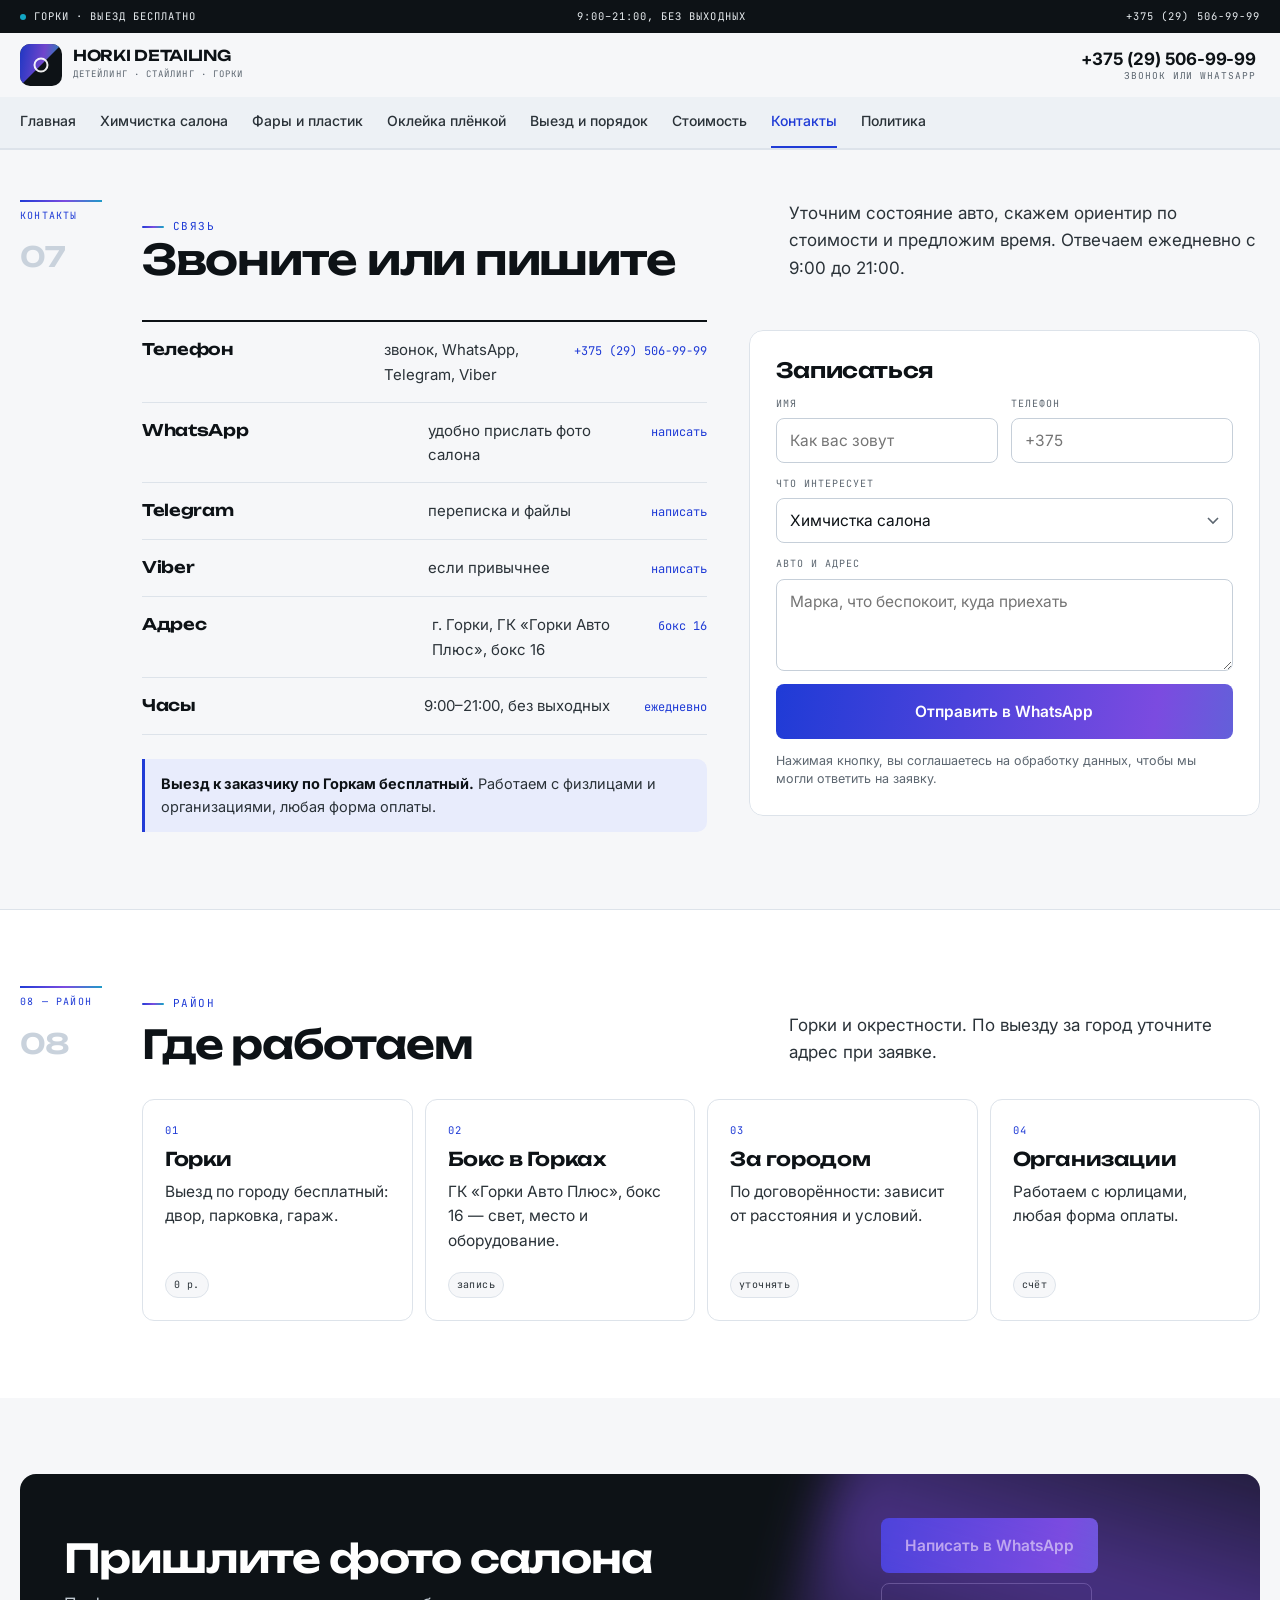
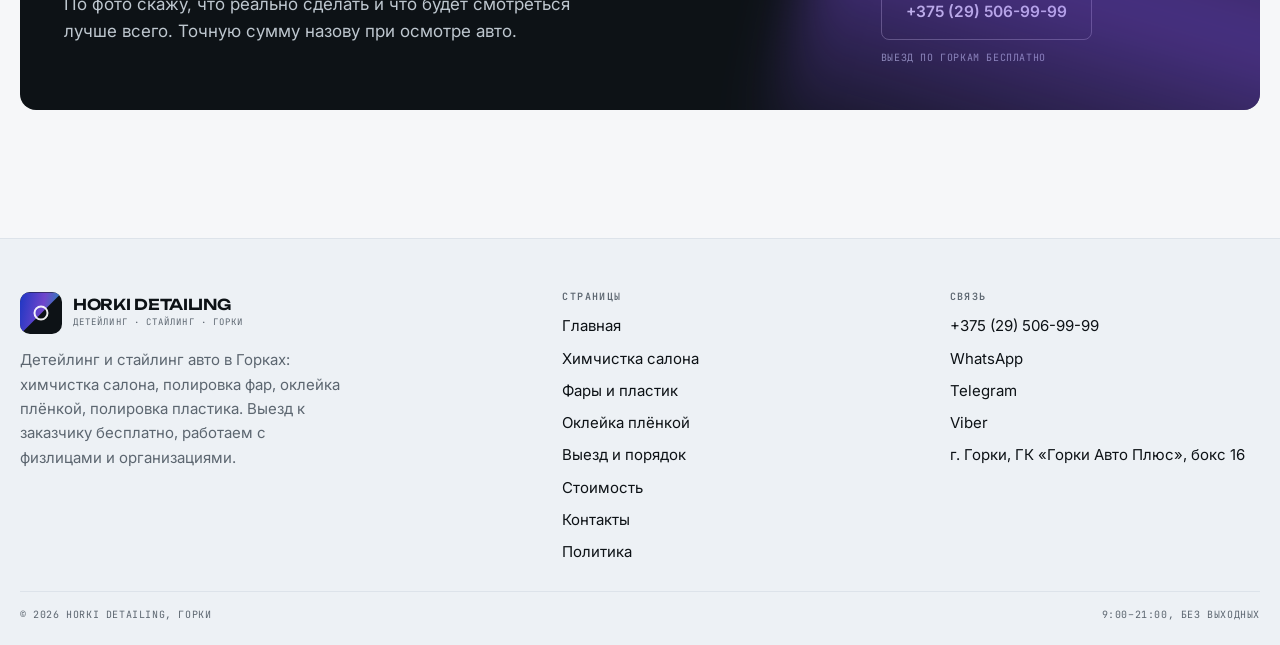
<file: kontakty.html>
<!DOCTYPE html>
<html lang="ru">
<head>
<meta charset="utf-8">
<meta name="viewport" content="width=device-width,initial-scale=1">
<title>Контакты — HORKI DETAILING, Горки, +375 (29) 506-99-99</title>
<meta name="description" content="Связаться: +375 (29) 506-99-99, WhatsApp, Telegram, Viber. Горки, ГК «Горки Авто Плюс», бокс 16. Ежедневно 9:00–21:00.">
<link rel="icon" href="assets/img/favicon.svg" type="image/svg+xml">
<meta property="og:title" content="Контакты — HORKI DETAILING, Горки, +375 (29) 506-99-99">
<meta property="og:description" content="Связаться: +375 (29) 506-99-99, WhatsApp, Telegram, Viber. Горки, ГК «Горки Авто Плюс», бокс 16. Ежедневно 9:00–21:00.">
<meta property="og:type" content="website">
<style>
:root{--paper:#F6F7F9;--ink:#0D1216;--acc:#1F3BD6;--line:#DDE3EA;--line2:#C6CFD9;--white:#FFFFFF;--wrap:1240px;
--shine:linear-gradient(100deg,#1F3BD6 0%,#7B4BE0 52%,#12A6C4 100%)}
*,*::before,*::after{box-sizing:border-box}
body{margin:0;background:var(--paper);color:var(--ink);font-family:'Inter',system-ui,sans-serif;font-size:17px;line-height:1.62}
img{max-width:100%;height:auto;display:block}
h1,h2,h3{font-family:'Unbounded',system-ui,sans-serif;font-weight:600;margin:0;line-height:1.08;letter-spacing:-.03em}
a{color:inherit;text-decoration:none}
.wrap{width:min(var(--wrap),calc(100% - 40px));margin-inline:auto}
@media(max-width:600px){.wrap{width:calc(100% - 26px)}}
.topbar{background:var(--ink);color:#E7ECEF}
.topbar__in{display:flex;justify-content:space-between;gap:12px;flex-wrap:wrap;padding:8px 0}
.hdr{position:sticky;top:0;z-index:60;background:rgba(246,247,249,.96);border-bottom:1px solid var(--line)}
.hdr__in{display:flex;align-items:center;gap:12px;padding:11px 0}
.logo{display:flex;align-items:center;gap:11px;margin-right:auto}
.logo__mk{width:42px;height:42px;border-radius:10px;background:var(--ink);position:relative;overflow:hidden}
.logo__mk::before{content:"";position:absolute;inset:0;background:var(--shine);clip-path:polygon(0 0,100% 0,0 100%)}
.logo__t b{display:block;font-family:'Unbounded',sans-serif;font-size:14px;line-height:1.15}
.logo__t span{display:block;font-size:9px;letter-spacing:.12em;text-transform:uppercase;color:#5C6670}
.burger{display:none;width:44px;height:44px;align-items:center;justify-content:center;flex-direction:column;gap:5px;background:transparent;border:1px solid var(--line2);border-radius:8px}
.burger i{display:block;width:19px;height:1.8px;background:var(--ink)}
@media(max-width:1099px){.burger{display:flex}}
.strip{background:#EDF1F5;border-bottom:1px solid var(--line);display:none}
@media(min-width:1100px){.strip{display:block}}
.strip__in{display:flex;gap:22px;overflow-x:auto;padding:0}
.strip a{padding:13px 0;font-size:14px;border-bottom:2px solid transparent;white-space:nowrap}
.strip a[aria-current]{color:var(--acc);border-bottom-color:var(--acc)}
.hero{position:relative;min-height:clamp(500px,72vh,760px);display:flex;align-items:flex-end;overflow:hidden;border-bottom:1px solid var(--line)}
.hero__bg{position:absolute;inset:0;z-index:-2}
.hero__bg img{width:100%;height:100%;object-fit:cover}
.hero::before{content:"";position:absolute;inset:0;z-index:-1;background:linear-gradient(94deg,rgba(246,247,249,.98),rgba(246,247,249,.92) 38%,rgba(246,247,249,.35) 72%,rgba(246,247,249,.04))}
.hero__in{padding:clamp(26px,4vw,54px) 0 clamp(20px,3vw,34px);min-width:0}
.hero h1{font-size:clamp(30px,4.4vw,56px);max-width:20ch;margin-top:12px}
.btn{display:inline-flex;align-items:center;justify-content:center;gap:8px;padding:15px 23px;border-radius:8px;border:1px solid var(--acc);background:var(--acc);color:#fff;font-weight:600;font-size:15.5px}
.btn--ghost{background:transparent;color:var(--ink);border-color:var(--line2)}
.btn--shine{background:var(--shine);border:0}
.kick{display:inline-flex;align-items:center;gap:9px;font-size:11px;letter-spacing:.13em;text-transform:uppercase;color:var(--acc)}
.band{padding:clamp(38px,6vw,78px) 0;border-bottom:1px solid var(--line)}
.drawer{position:fixed;inset:0;z-index:120;background:rgba(10,14,18,.55);opacity:0;pointer-events:none;transition:opacity .2s}
.drawer[data-open="true"]{opacity:1;pointer-events:auto}
.drawer__inner{width:min(400px,100%);height:100%;margin-left:auto;background:#fff;padding:20px;overflow-y:auto;display:flex;flex-direction:column;gap:4px}
body.is-locked{overflow:hidden}
[hidden]{display:none !important}
.fbar{position:fixed;left:0;right:0;bottom:0;z-index:70;display:none;grid-template-columns:repeat(4,1fr);background:var(--ink)}
@media(max-width:1099px){.fbar{display:grid}body{padding-bottom:58px}}
.fbar a{display:flex;flex-direction:column;align-items:center;gap:3px;padding:9px 2px;color:#E7ECEF;font-size:9px;letter-spacing:.06em;text-transform:uppercase}
.fbar a:first-child{background:var(--acc);color:#fff}
</style>
<link rel="preconnect" href="https://fonts.googleapis.com">
<link rel="preconnect" href="https://fonts.gstatic.com" crossorigin>
<link rel="stylesheet" href="https://fonts.googleapis.com/css2?family=Unbounded:wght@500;600;700&family=Inter:wght@400;500;600&family=JetBrains+Mono:wght@400;500&display=swap">
<link rel="stylesheet" href="assets/css/site.v1.css">
</head>
<body>
<a class="skip" href="#main">К содержанию</a>
<div class="topbar"><div class="wrap topbar__in"><span><i class="dot"></i>Горки · выезд бесплатно</span><span>9:00–21:00, без выходных</span><a href="tel:+375295069999">+375 (29) 506-99-99</a></div></div><header class="hdr"><div class="wrap hdr__in"><a class="logo" href="index.html"><span class="logo__mk"></span><span class="logo__t"><b>HORKI DETAILING</b><span>детейлинг · стайлинг · Горки</span></span></a><div class="hdr__tel"><b><a href="tel:+375295069999">+375 (29) 506-99-99</a></b><span>звонок или WhatsApp</span></div><button class="burger" id="burger" aria-label="Меню" aria-expanded="false" aria-controls="drawer"><i></i><i></i></button></div><nav class="strip" aria-label="Страницы"><div class="wrap strip__in"><a href="index.html">Главная</a><a href="himchistka.html">Химчистка салона</a><a href="polirovka.html">Фары и пластик</a><a href="plenka.html">Оклейка плёнкой</a><a href="vyiezd.html">Выезд и порядок</a><a href="cena.html">Стоимость</a><a href="kontakty.html" aria-current="page">Контакты</a><a href="politika.html">Политика</a></div></nav></header>
<main id="main">
<section class="band" style="padding-top:clamp(26px,4vw,50px)"><div class="wrap"><div class="sect sect--side"><div class="sect__side"><span>Контакты</span><b>07</b></div><div class="sect__main"><div class="sect__head"><div><span class="kick">Связь</span><h1 style="font-size:clamp(26px,3.4vw,42px)">Звоните или пишите</h1></div><p>Уточним состояние авто, скажем ориентир по стоимости и предложим время. Отвечаем ежедневно с 9:00 до 21:00.</p></div><div class="split"><div class="split__body"><div class="facts"><div class="facts__row"><b>Телефон</b><span>звонок, WhatsApp, Telegram, Viber</span><em><a href="tel:+375295069999">+375 (29) 506-99-99</a></em></div><div class="facts__row"><b>WhatsApp</b><span>удобно прислать фото салона</span><em><a href="https://wa.me/375295069999" target="_blank" rel="noopener">написать</a></em></div><div class="facts__row"><b>Telegram</b><span>переписка и файлы</span><em><a href="https://t.me/+375295069999" target="_blank" rel="noopener">написать</a></em></div><div class="facts__row"><b>Viber</b><span>если привычнее</span><em><a href="viber://chat?number=%2B375295069999">написать</a></em></div><div class="facts__row"><b>Адрес</b><span>г. Горки, ГК «Горки Авто Плюс», бокс 16</span><em>бокс 16</em></div><div class="facts__row"><b>Часы</b><span>9:00–21:00, без выходных</span><em>ежедневно</em></div></div><div class="note mt24"><b>Выезд к заказчику по Горкам бесплатный.</b> Работаем с физлицами и организациями, любая форма оплаты.</div></div><div class="split__media" style="border:0;background:transparent"><form class="form" id="reqForm" novalidate><h3>Записаться</h3><div class="form__row"><div class="field"><label for="fName">Имя</label><input id="fName" name="name" type="text" placeholder="Как вас зовут" required></div><div class="field"><label for="fTel">Телефон</label><input id="fTel" name="tel" type="tel" placeholder="+375" required></div></div><div class="field"><label for="fWhat">Что интересует</label><select id="fWhat" name="what"><option>Химчистка салона</option><option>Полировка фар</option><option>Полировка пластика салона</option><option>Оклейка плёнкой</option><option>Комплекс работ</option><option>Не знаю, нужен совет</option></select></div><div class="field"><label for="fMsg">Авто и адрес</label><textarea id="fMsg" name="msg" placeholder="Марка, что беспокоит, куда приехать"></textarea></div><button class="btn btn--shine" type="submit">Отправить в WhatsApp</button><small>Нажимая кнопку, вы соглашаетесь на обработку данных, чтобы мы могли ответить на заявку.</small></form></div></div></div></div></div></section><section class="band band--white"><div class="wrap"><div class="sect sect--side"><div class="sect__side"><span>08 — район</span><b>08</b></div><div class="sect__main"><div class="sect__head"><div><span class="kick">Район</span><h2>Где работаем</h2></div><p>Горки и окрестности. По выезду за город уточните адрес при заявке.</p></div><div class="cards"><article class="card"><span class="card__n">01</span><h3>Горки</h3><p>Выезд по городу бесплатный: двор, парковка, гараж.</p><div class="card__tags"><span class="tag">0 р.</span></div></article><article class="card"><span class="card__n">02</span><h3>Бокс в Горках</h3><p>ГК «Горки Авто Плюс», бокс 16 — свет, место и оборудование.</p><div class="card__tags"><span class="tag">запись</span></div></article><article class="card"><span class="card__n">03</span><h3>За городом</h3><p>По договорённости: зависит от расстояния и условий.</p><div class="card__tags"><span class="tag">уточнять</span></div></article><article class="card"><span class="card__n">04</span><h3>Организации</h3><p>Работаем с юрлицами, любая форма оплаты.</p><div class="card__tags"><span class="tag">счёт</span></div></article></div></div></div></div></section></main>
<section class="band" style="border-bottom:0"><div class="wrap"><div class="cta"><div><h2>Пришлите фото салона</h2><p>По фото скажу, что реально сделать и что будет смотреться лучше всего. Точную сумму назову при осмотре авто.</p></div><div class="cta__act"><a class="btn btn--shine" href="https://wa.me/375295069999" target="_blank" rel="noopener">Написать в WhatsApp</a><a class="btn btn--ghost" href="tel:+375295069999">+375 (29) 506-99-99</a><small>Выезд по Горкам бесплатно</small></div></div></div></section>
<footer class="foot"><div class="wrap"><div class="foot__grid"><div><a class="logo" href="index.html"><span class="logo__mk"></span><span class="logo__t"><b>HORKI DETAILING</b><span>детейлинг · стайлинг · Горки</span></span></a><p style="margin-top:14px;color:#5C6670;font-size:15px;max-width:36ch">Детейлинг и стайлинг авто в Горках: химчистка салона, полировка фар, оклейка плёнкой, полировка пластика. Выезд к заказчику бесплатно, работаем с физлицами и организациями.</p></div><div><h4>Страницы</h4><ul><li><a href="index.html">Главная</a></li><li><a href="himchistka.html">Химчистка салона</a></li><li><a href="polirovka.html">Фары и пластик</a></li><li><a href="plenka.html">Оклейка плёнкой</a></li><li><a href="vyiezd.html">Выезд и порядок</a></li><li><a href="cena.html">Стоимость</a></li><li><a href="kontakty.html">Контакты</a></li><li><a href="politika.html">Политика</a></li></ul></div><div><h4>Связь</h4><ul><li><a href="tel:+375295069999">+375 (29) 506-99-99</a></li><li><a href="https://wa.me/375295069999" target="_blank" rel="noopener">WhatsApp</a></li><li><a href="https://t.me/+375295069999" target="_blank" rel="noopener">Telegram</a></li><li><a href="viber://chat?number=%2B375295069999">Viber</a></li><li>г. Горки, ГК «Горки Авто Плюс», бокс 16</li></ul></div></div><div class="foot__bottom"><span>© 2026 HORKI DETAILING, Горки</span><span>9:00–21:00, без выходных</span></div></div></footer>
<div class="fbar" aria-label="Быстрая связь"><a href="tel:+375295069999"><svg viewBox="0 0 24 24"><path d="M6.6 3.5l3 3-2 2.4a12 12 0 005.5 5.5l2.4-2 3 3-2 2.6c-1.2 1.4-3 1.7-4.6 1A16.5 16.5 0 013.4 8.1c-.7-1.6-.4-3.4 1-4.6z"/></svg>Позвонить</a><a href="https://wa.me/375295069999" target="_blank" rel="noopener"><svg viewBox="0 0 24 24"><path d="M3 21l1.7-5A8.6 8.6 0 013.4 11a8.6 8.6 0 118.6 8.6 8.9 8.9 0 01-4.4-1.2z"/><path d="M8.6 8.2c.3-.6.5-.6.9-.6h.7c.2 0 .5 0 .7.5l.8 1.9c.1.3 0 .5-.1.7l-.5.6c-.2.2-.2.4-.1.6a6 6 0 002.8 2.4c.3.1.5.1.7-.1l.7-.8c.2-.2.4-.2.6-.1l1.8.9c.3.1.4.3.4.5v.6c0 .7-.5 1.4-1.2 1.6-.6.2-1.4.3-2.3 0a10 10 0 01-3.6-2.2 9.4 9.4 0 01-1.9-3c-.2-.8-.1-1.6.1-2.1z"/></svg>WhatsApp</a><a href="https://t.me/+375295069999" target="_blank" rel="noopener"><svg viewBox="0 0 24 24"><path d="M21 4L3 11l5 1.8L10 19l3-3.4 4.6 3z"/><path d="M8 12.8L18 6l-7 8.6"/></svg>Telegram</a><a href="viber://chat?number=%2B375295069999"><svg viewBox="0 0 24 24"><path d="M12 3c5 0 8 3.2 8 7.6 0 4.5-3.2 7.4-8 7.4-.7 0-1.4 0-2-.2L6 21l.8-3.4A7.3 7.3 0 014 10.6C4 6.2 7 3 12 3z"/><path d="M9 8.5c1.2 3 2.4 4.2 5 5"/></svg>Viber</a></div>
<div class="drawer" id="drawer" data-open="false" role="dialog" aria-modal="true" aria-label="Меню"><div class="drawer__inner"><div class="drawer__top"><span class="mono">Меню</span><button class="drawer__x" id="drawerClose" aria-label="Закрыть меню">×</button></div><a class="dl" href="index.html">Главная<span>01</span></a><a class="dl" href="himchistka.html">Химчистка салона<span>02</span></a><a class="dl" href="polirovka.html">Фары и пластик<span>03</span></a><a class="dl" href="plenka.html">Оклейка плёнкой<span>04</span></a><a class="dl" href="vyiezd.html">Выезд и порядок<span>05</span></a><a class="dl" href="cena.html">Стоимость<span>06</span></a><a class="dl" href="kontakty.html">Контакты<span>07</span></a><a class="dl" href="politika.html">Политика<span>08</span></a><div class="drawer__foot"><a class="btn" href="https://wa.me/375295069999" target="_blank" rel="noopener">WhatsApp</a><a class="btn btn--ghost" href="tel:+375295069999">+375 (29) 506-99-99</a></div></div></div>
<script src="assets/js/main.v1.js" defer></script>
</body>
</html>
</file>
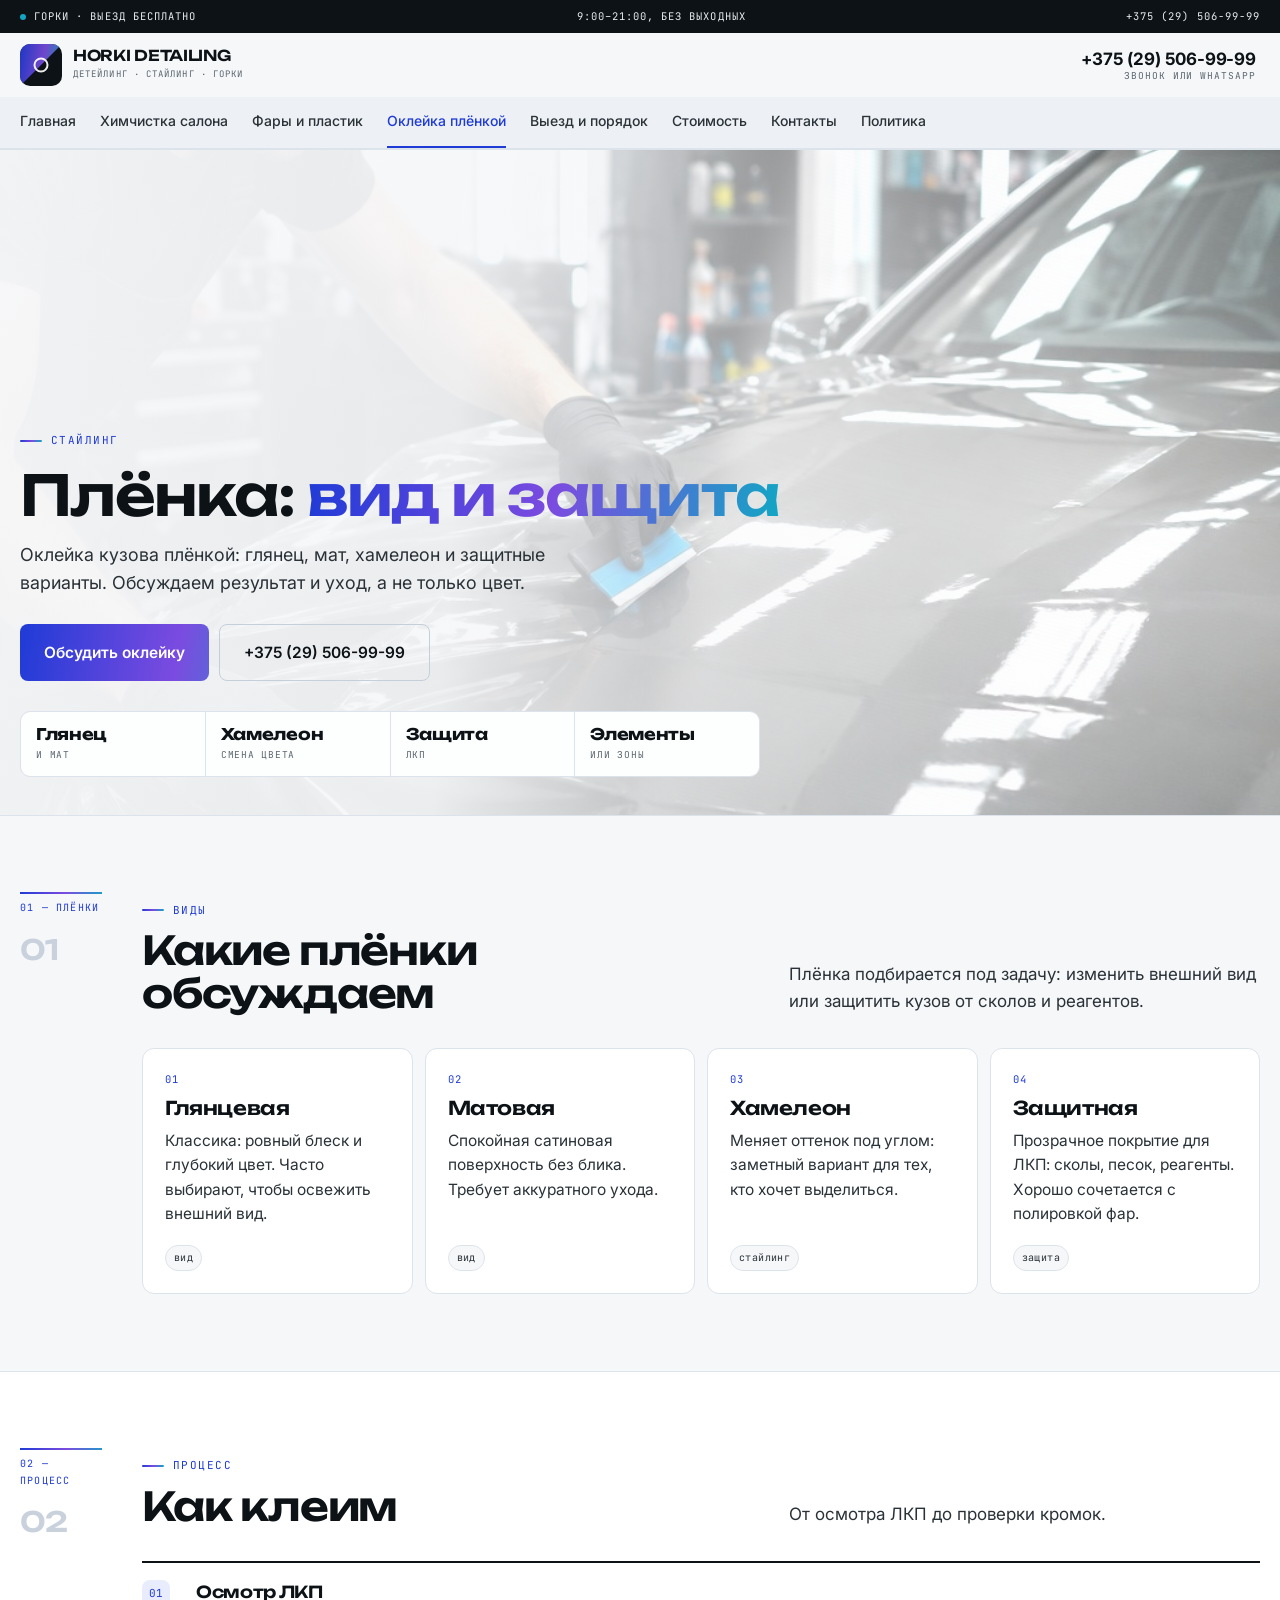
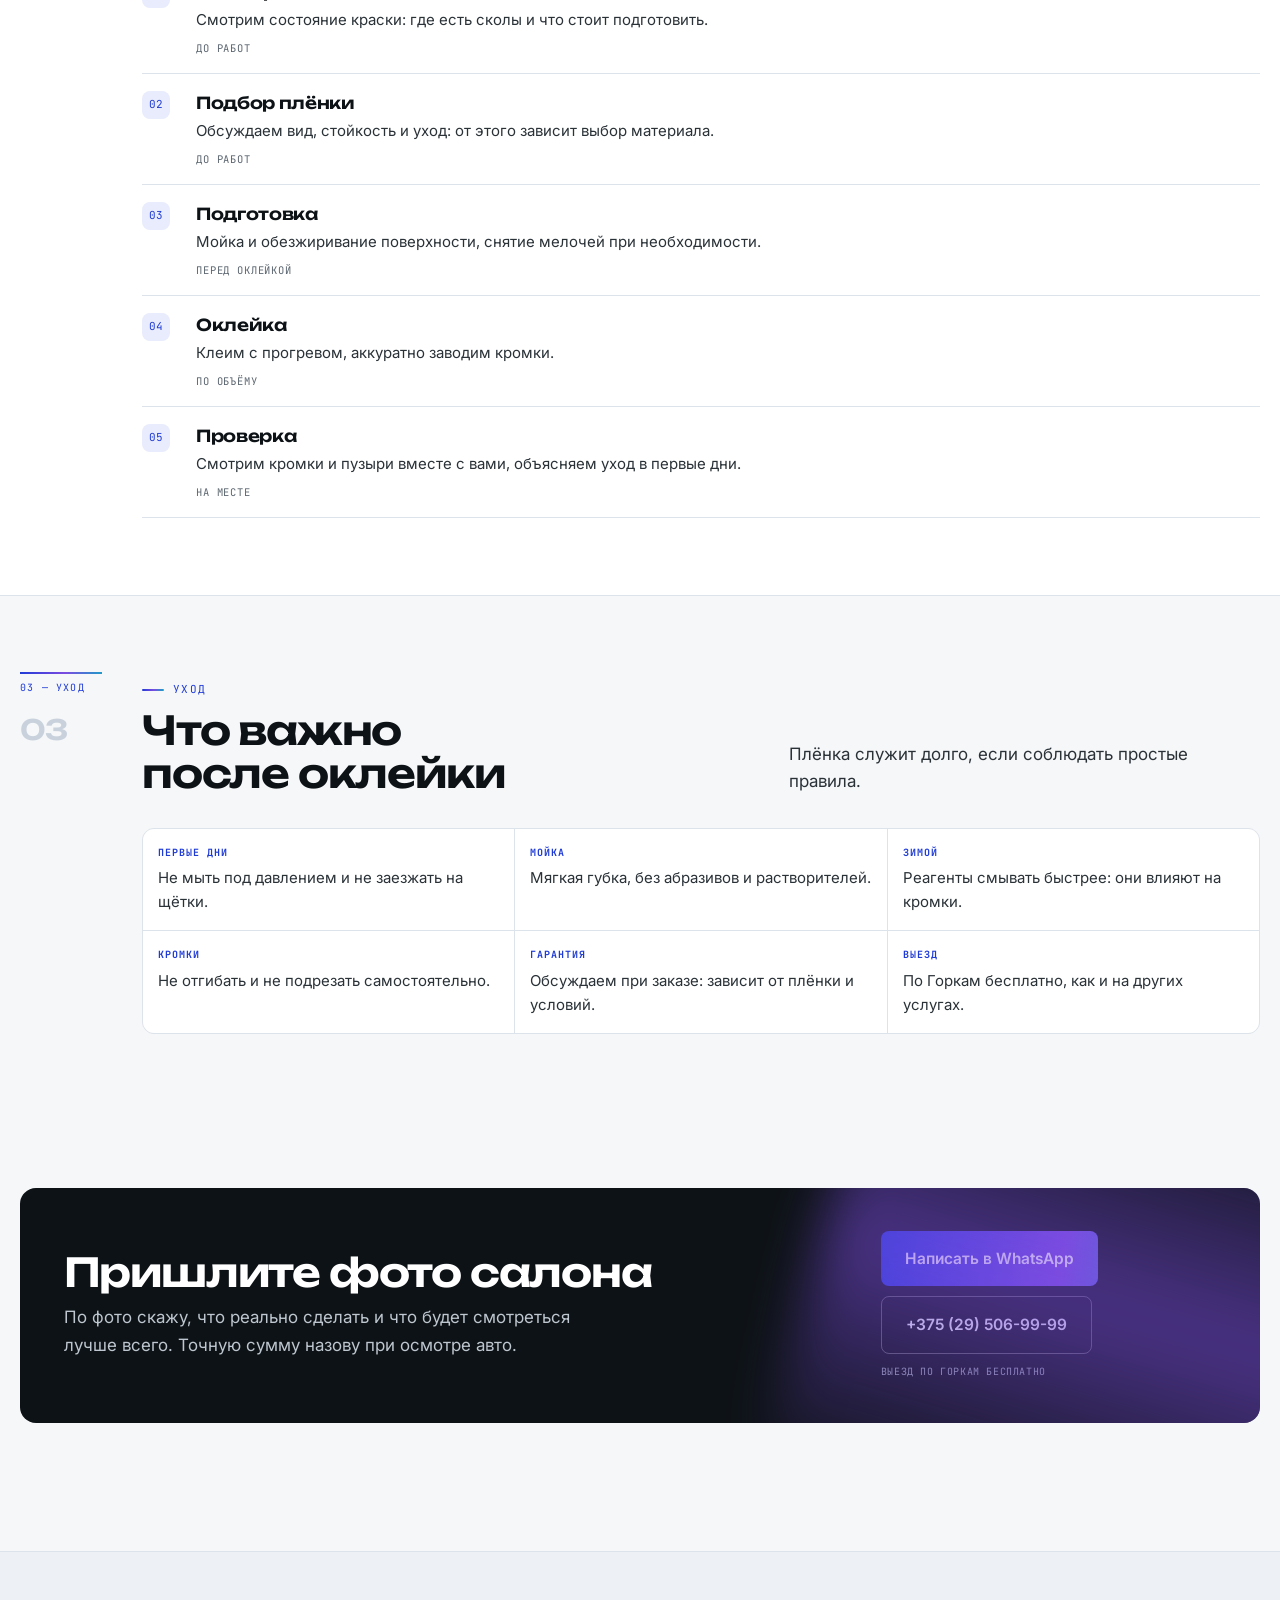
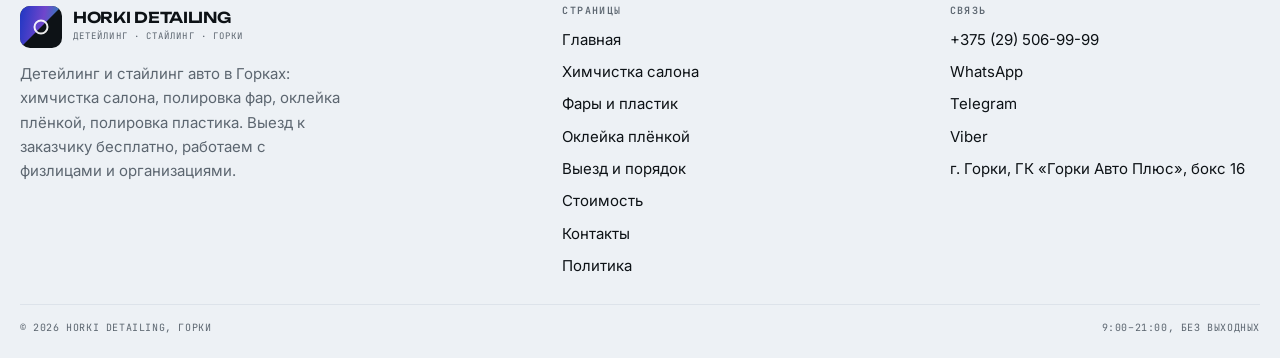
<file: plenka.html>
<!DOCTYPE html>
<html lang="ru">
<head>
<meta charset="utf-8">
<meta name="viewport" content="width=device-width,initial-scale=1">
<title>Оклейка авто плёнкой в Горках — HORKI DETAILING</title>
<meta name="description" content="Оклейка плёнкой: глянец, мат, хамелеон, защитные плёнки. Элементы кузова или отдельные зоны. Горки, выезд бесплатно.">
<link rel="icon" href="assets/img/favicon.svg" type="image/svg+xml">
<meta property="og:title" content="Оклейка авто плёнкой в Горках — HORKI DETAILING">
<meta property="og:description" content="Оклейка плёнкой: глянец, мат, хамелеон, защитные плёнки. Элементы кузова или отдельные зоны. Горки, выезд бесплатно.">
<meta property="og:type" content="website">
<style>
:root{--paper:#F6F7F9;--ink:#0D1216;--acc:#1F3BD6;--line:#DDE3EA;--line2:#C6CFD9;--white:#FFFFFF;--wrap:1240px;
--shine:linear-gradient(100deg,#1F3BD6 0%,#7B4BE0 52%,#12A6C4 100%)}
*,*::before,*::after{box-sizing:border-box}
body{margin:0;background:var(--paper);color:var(--ink);font-family:'Inter',system-ui,sans-serif;font-size:17px;line-height:1.62}
img{max-width:100%;height:auto;display:block}
h1,h2,h3{font-family:'Unbounded',system-ui,sans-serif;font-weight:600;margin:0;line-height:1.08;letter-spacing:-.03em}
a{color:inherit;text-decoration:none}
.wrap{width:min(var(--wrap),calc(100% - 40px));margin-inline:auto}
@media(max-width:600px){.wrap{width:calc(100% - 26px)}}
.topbar{background:var(--ink);color:#E7ECEF}
.topbar__in{display:flex;justify-content:space-between;gap:12px;flex-wrap:wrap;padding:8px 0}
.hdr{position:sticky;top:0;z-index:60;background:rgba(246,247,249,.96);border-bottom:1px solid var(--line)}
.hdr__in{display:flex;align-items:center;gap:12px;padding:11px 0}
.logo{display:flex;align-items:center;gap:11px;margin-right:auto}
.logo__mk{width:42px;height:42px;border-radius:10px;background:var(--ink);position:relative;overflow:hidden}
.logo__mk::before{content:"";position:absolute;inset:0;background:var(--shine);clip-path:polygon(0 0,100% 0,0 100%)}
.logo__t b{display:block;font-family:'Unbounded',sans-serif;font-size:14px;line-height:1.15}
.logo__t span{display:block;font-size:9px;letter-spacing:.12em;text-transform:uppercase;color:#5C6670}
.burger{display:none;width:44px;height:44px;align-items:center;justify-content:center;flex-direction:column;gap:5px;background:transparent;border:1px solid var(--line2);border-radius:8px}
.burger i{display:block;width:19px;height:1.8px;background:var(--ink)}
@media(max-width:1099px){.burger{display:flex}}
.strip{background:#EDF1F5;border-bottom:1px solid var(--line);display:none}
@media(min-width:1100px){.strip{display:block}}
.strip__in{display:flex;gap:22px;overflow-x:auto;padding:0}
.strip a{padding:13px 0;font-size:14px;border-bottom:2px solid transparent;white-space:nowrap}
.strip a[aria-current]{color:var(--acc);border-bottom-color:var(--acc)}
.hero{position:relative;min-height:clamp(500px,72vh,760px);display:flex;align-items:flex-end;overflow:hidden;border-bottom:1px solid var(--line)}
.hero__bg{position:absolute;inset:0;z-index:-2}
.hero__bg img{width:100%;height:100%;object-fit:cover}
.hero::before{content:"";position:absolute;inset:0;z-index:-1;background:linear-gradient(94deg,rgba(246,247,249,.98),rgba(246,247,249,.92) 38%,rgba(246,247,249,.35) 72%,rgba(246,247,249,.04))}
.hero__in{padding:clamp(26px,4vw,54px) 0 clamp(20px,3vw,34px);min-width:0}
.hero h1{font-size:clamp(30px,4.4vw,56px);max-width:20ch;margin-top:12px}
.btn{display:inline-flex;align-items:center;justify-content:center;gap:8px;padding:15px 23px;border-radius:8px;border:1px solid var(--acc);background:var(--acc);color:#fff;font-weight:600;font-size:15.5px}
.btn--ghost{background:transparent;color:var(--ink);border-color:var(--line2)}
.btn--shine{background:var(--shine);border:0}
.kick{display:inline-flex;align-items:center;gap:9px;font-size:11px;letter-spacing:.13em;text-transform:uppercase;color:var(--acc)}
.band{padding:clamp(38px,6vw,78px) 0;border-bottom:1px solid var(--line)}
.drawer{position:fixed;inset:0;z-index:120;background:rgba(10,14,18,.55);opacity:0;pointer-events:none;transition:opacity .2s}
.drawer[data-open="true"]{opacity:1;pointer-events:auto}
.drawer__inner{width:min(400px,100%);height:100%;margin-left:auto;background:#fff;padding:20px;overflow-y:auto;display:flex;flex-direction:column;gap:4px}
body.is-locked{overflow:hidden}
[hidden]{display:none !important}
.fbar{position:fixed;left:0;right:0;bottom:0;z-index:70;display:none;grid-template-columns:repeat(4,1fr);background:var(--ink)}
@media(max-width:1099px){.fbar{display:grid}body{padding-bottom:58px}}
.fbar a{display:flex;flex-direction:column;align-items:center;gap:3px;padding:9px 2px;color:#E7ECEF;font-size:9px;letter-spacing:.06em;text-transform:uppercase}
.fbar a:first-child{background:var(--acc);color:#fff}
</style>
<link rel="preconnect" href="https://fonts.googleapis.com">
<link rel="preconnect" href="https://fonts.gstatic.com" crossorigin>
<link rel="stylesheet" href="https://fonts.googleapis.com/css2?family=Unbounded:wght@500;600;700&family=Inter:wght@400;500;600&family=JetBrains+Mono:wght@400;500&display=swap">
<link rel="stylesheet" href="assets/css/site.v1.css">
</head>
<body>
<a class="skip" href="#main">К содержанию</a>
<div class="topbar"><div class="wrap topbar__in"><span><i class="dot"></i>Горки · выезд бесплатно</span><span>9:00–21:00, без выходных</span><a href="tel:+375295069999">+375 (29) 506-99-99</a></div></div><header class="hdr"><div class="wrap hdr__in"><a class="logo" href="index.html"><span class="logo__mk"></span><span class="logo__t"><b>HORKI DETAILING</b><span>детейлинг · стайлинг · Горки</span></span></a><div class="hdr__tel"><b><a href="tel:+375295069999">+375 (29) 506-99-99</a></b><span>звонок или WhatsApp</span></div><button class="burger" id="burger" aria-label="Меню" aria-expanded="false" aria-controls="drawer"><i></i><i></i></button></div><nav class="strip" aria-label="Страницы"><div class="wrap strip__in"><a href="index.html">Главная</a><a href="himchistka.html">Химчистка салона</a><a href="polirovka.html">Фары и пластик</a><a href="plenka.html" aria-current="page">Оклейка плёнкой</a><a href="vyiezd.html">Выезд и порядок</a><a href="cena.html">Стоимость</a><a href="kontakty.html">Контакты</a><a href="politika.html">Политика</a></div></nav></header>
<main id="main">
<section class="hero"><div class="hero__bg"><img src="assets/img/plenka.jpg" alt="Оклейка капота автомобиля плёнкой" fetchpriority="high"></div><div class="wrap hero__in"><span class="kick">Стайлинг</span><h1>Плёнка: <em>вид и защита</em></h1><p class="lead">Оклейка кузова плёнкой: глянец, мат, хамелеон и защитные варианты. Обсуждаем результат и уход, а не только цвет.</p><div class="hero__cta"><a class="btn btn--shine" href="kontakty.html">Обсудить оклейку</a><a class="btn btn--ghost" href="tel:+375295069999">+375 (29) 506-99-99</a></div><div class="figs"><div><b>Глянец</b><span>и мат</span></div><div><b>Хамелеон</b><span>смена цвета</span></div><div><b>Защита</b><span>ЛКП</span></div><div><b>Элементы</b><span>или зоны</span></div></div></div></section><section class="band "><div class="wrap"><div class="sect sect--side"><div class="sect__side"><span>01 — плёнки</span><b>01</b></div><div class="sect__main"><div class="sect__head"><div><span class="kick">Виды</span><h2>Какие плёнки обсуждаем</h2></div><p>Плёнка подбирается под задачу: изменить внешний вид или защитить кузов от сколов и реагентов.</p></div><div class="cards"><article class="card"><span class="card__n">01</span><h3>Глянцевая</h3><p>Классика: ровный блеск и глубокий цвет. Часто выбирают, чтобы освежить внешний вид.</p><div class="card__tags"><span class="tag">вид</span></div></article><article class="card"><span class="card__n">02</span><h3>Матовая</h3><p>Спокойная сатиновая поверхность без блика. Требует аккуратного ухода.</p><div class="card__tags"><span class="tag">вид</span></div></article><article class="card"><span class="card__n">03</span><h3>Хамелеон</h3><p>Меняет оттенок под углом: заметный вариант для тех, кто хочет выделиться.</p><div class="card__tags"><span class="tag">стайлинг</span></div></article><article class="card"><span class="card__n">04</span><h3>Защитная</h3><p>Прозрачное покрытие для ЛКП: сколы, песок, реагенты. Хорошо сочетается с полировкой фар.</p><div class="card__tags"><span class="tag">защита</span></div></article></div></div></div></div></section><section class="band band--white"><div class="wrap"><div class="sect sect--side"><div class="sect__side"><span>02 — процесс</span><b>02</b></div><div class="sect__main"><div class="sect__head"><div><span class="kick">Процесс</span><h2>Как клеим</h2></div><p>От осмотра ЛКП до проверки кромок.</p></div><div class="steps"><div class="step"><span class="step__n">01</span><div><b>Осмотр ЛКП</b><p>Смотрим состояние краски: где есть сколы и что стоит подготовить.</p><em>до работ</em></div></div><div class="step"><span class="step__n">02</span><div><b>Подбор плёнки</b><p>Обсуждаем вид, стойкость и уход: от этого зависит выбор материала.</p><em>до работ</em></div></div><div class="step"><span class="step__n">03</span><div><b>Подготовка</b><p>Мойка и обезжиривание поверхности, снятие мелочей при необходимости.</p><em>перед оклейкой</em></div></div><div class="step"><span class="step__n">04</span><div><b>Оклейка</b><p>Клеим с прогревом, аккуратно заводим кромки.</p><em>по объёму</em></div></div><div class="step"><span class="step__n">05</span><div><b>Проверка</b><p>Смотрим кромки и пузыри вместе с вами, объясняем уход в первые дни.</p><em>на месте</em></div></div></div></div></div></div></section><section class="band "><div class="wrap"><div class="sect sect--side"><div class="sect__side"><span>03 — уход</span><b>03</b></div><div class="sect__main"><div class="sect__head"><div><span class="kick">Уход</span><h2>Что важно после оклейки</h2></div><p>Плёнка служит долго, если соблюдать простые правила.</p></div><div class="gloss"><div><b>Первые дни</b><span>Не мыть под давлением и не заезжать на щётки.</span></div><div><b>Мойка</b><span>Мягкая губка, без абразивов и растворителей.</span></div><div><b>Зимой</b><span>Реагенты смывать быстрее: они влияют на кромки.</span></div><div><b>Кромки</b><span>Не отгибать и не подрезать самостоятельно.</span></div><div><b>Гарантия</b><span>Обсуждаем при заказе: зависит от плёнки и условий.</span></div><div><b>Выезд</b><span>По Горкам бесплатно, как и на других услугах.</span></div></div></div></div></div></section></main>
<section class="band" style="border-bottom:0"><div class="wrap"><div class="cta"><div><h2>Пришлите фото салона</h2><p>По фото скажу, что реально сделать и что будет смотреться лучше всего. Точную сумму назову при осмотре авто.</p></div><div class="cta__act"><a class="btn btn--shine" href="https://wa.me/375295069999" target="_blank" rel="noopener">Написать в WhatsApp</a><a class="btn btn--ghost" href="tel:+375295069999">+375 (29) 506-99-99</a><small>Выезд по Горкам бесплатно</small></div></div></div></section>
<footer class="foot"><div class="wrap"><div class="foot__grid"><div><a class="logo" href="index.html"><span class="logo__mk"></span><span class="logo__t"><b>HORKI DETAILING</b><span>детейлинг · стайлинг · Горки</span></span></a><p style="margin-top:14px;color:#5C6670;font-size:15px;max-width:36ch">Детейлинг и стайлинг авто в Горках: химчистка салона, полировка фар, оклейка плёнкой, полировка пластика. Выезд к заказчику бесплатно, работаем с физлицами и организациями.</p></div><div><h4>Страницы</h4><ul><li><a href="index.html">Главная</a></li><li><a href="himchistka.html">Химчистка салона</a></li><li><a href="polirovka.html">Фары и пластик</a></li><li><a href="plenka.html">Оклейка плёнкой</a></li><li><a href="vyiezd.html">Выезд и порядок</a></li><li><a href="cena.html">Стоимость</a></li><li><a href="kontakty.html">Контакты</a></li><li><a href="politika.html">Политика</a></li></ul></div><div><h4>Связь</h4><ul><li><a href="tel:+375295069999">+375 (29) 506-99-99</a></li><li><a href="https://wa.me/375295069999" target="_blank" rel="noopener">WhatsApp</a></li><li><a href="https://t.me/+375295069999" target="_blank" rel="noopener">Telegram</a></li><li><a href="viber://chat?number=%2B375295069999">Viber</a></li><li>г. Горки, ГК «Горки Авто Плюс», бокс 16</li></ul></div></div><div class="foot__bottom"><span>© 2026 HORKI DETAILING, Горки</span><span>9:00–21:00, без выходных</span></div></div></footer>
<div class="fbar" aria-label="Быстрая связь"><a href="tel:+375295069999"><svg viewBox="0 0 24 24"><path d="M6.6 3.5l3 3-2 2.4a12 12 0 005.5 5.5l2.4-2 3 3-2 2.6c-1.2 1.4-3 1.7-4.6 1A16.5 16.5 0 013.4 8.1c-.7-1.6-.4-3.4 1-4.6z"/></svg>Позвонить</a><a href="https://wa.me/375295069999" target="_blank" rel="noopener"><svg viewBox="0 0 24 24"><path d="M3 21l1.7-5A8.6 8.6 0 013.4 11a8.6 8.6 0 118.6 8.6 8.9 8.9 0 01-4.4-1.2z"/><path d="M8.6 8.2c.3-.6.5-.6.9-.6h.7c.2 0 .5 0 .7.5l.8 1.9c.1.3 0 .5-.1.7l-.5.6c-.2.2-.2.4-.1.6a6 6 0 002.8 2.4c.3.1.5.1.7-.1l.7-.8c.2-.2.4-.2.6-.1l1.8.9c.3.1.4.3.4.5v.6c0 .7-.5 1.4-1.2 1.6-.6.2-1.4.3-2.3 0a10 10 0 01-3.6-2.2 9.4 9.4 0 01-1.9-3c-.2-.8-.1-1.6.1-2.1z"/></svg>WhatsApp</a><a href="https://t.me/+375295069999" target="_blank" rel="noopener"><svg viewBox="0 0 24 24"><path d="M21 4L3 11l5 1.8L10 19l3-3.4 4.6 3z"/><path d="M8 12.8L18 6l-7 8.6"/></svg>Telegram</a><a href="viber://chat?number=%2B375295069999"><svg viewBox="0 0 24 24"><path d="M12 3c5 0 8 3.2 8 7.6 0 4.5-3.2 7.4-8 7.4-.7 0-1.4 0-2-.2L6 21l.8-3.4A7.3 7.3 0 014 10.6C4 6.2 7 3 12 3z"/><path d="M9 8.5c1.2 3 2.4 4.2 5 5"/></svg>Viber</a></div>
<div class="drawer" id="drawer" data-open="false" role="dialog" aria-modal="true" aria-label="Меню"><div class="drawer__inner"><div class="drawer__top"><span class="mono">Меню</span><button class="drawer__x" id="drawerClose" aria-label="Закрыть меню">×</button></div><a class="dl" href="index.html">Главная<span>01</span></a><a class="dl" href="himchistka.html">Химчистка салона<span>02</span></a><a class="dl" href="polirovka.html">Фары и пластик<span>03</span></a><a class="dl" href="plenka.html">Оклейка плёнкой<span>04</span></a><a class="dl" href="vyiezd.html">Выезд и порядок<span>05</span></a><a class="dl" href="cena.html">Стоимость<span>06</span></a><a class="dl" href="kontakty.html">Контакты<span>07</span></a><a class="dl" href="politika.html">Политика<span>08</span></a><div class="drawer__foot"><a class="btn" href="https://wa.me/375295069999" target="_blank" rel="noopener">WhatsApp</a><a class="btn btn--ghost" href="tel:+375295069999">+375 (29) 506-99-99</a></div></div></div>
<script src="assets/js/main.v1.js" defer></script>
</body>
</html>
</file>
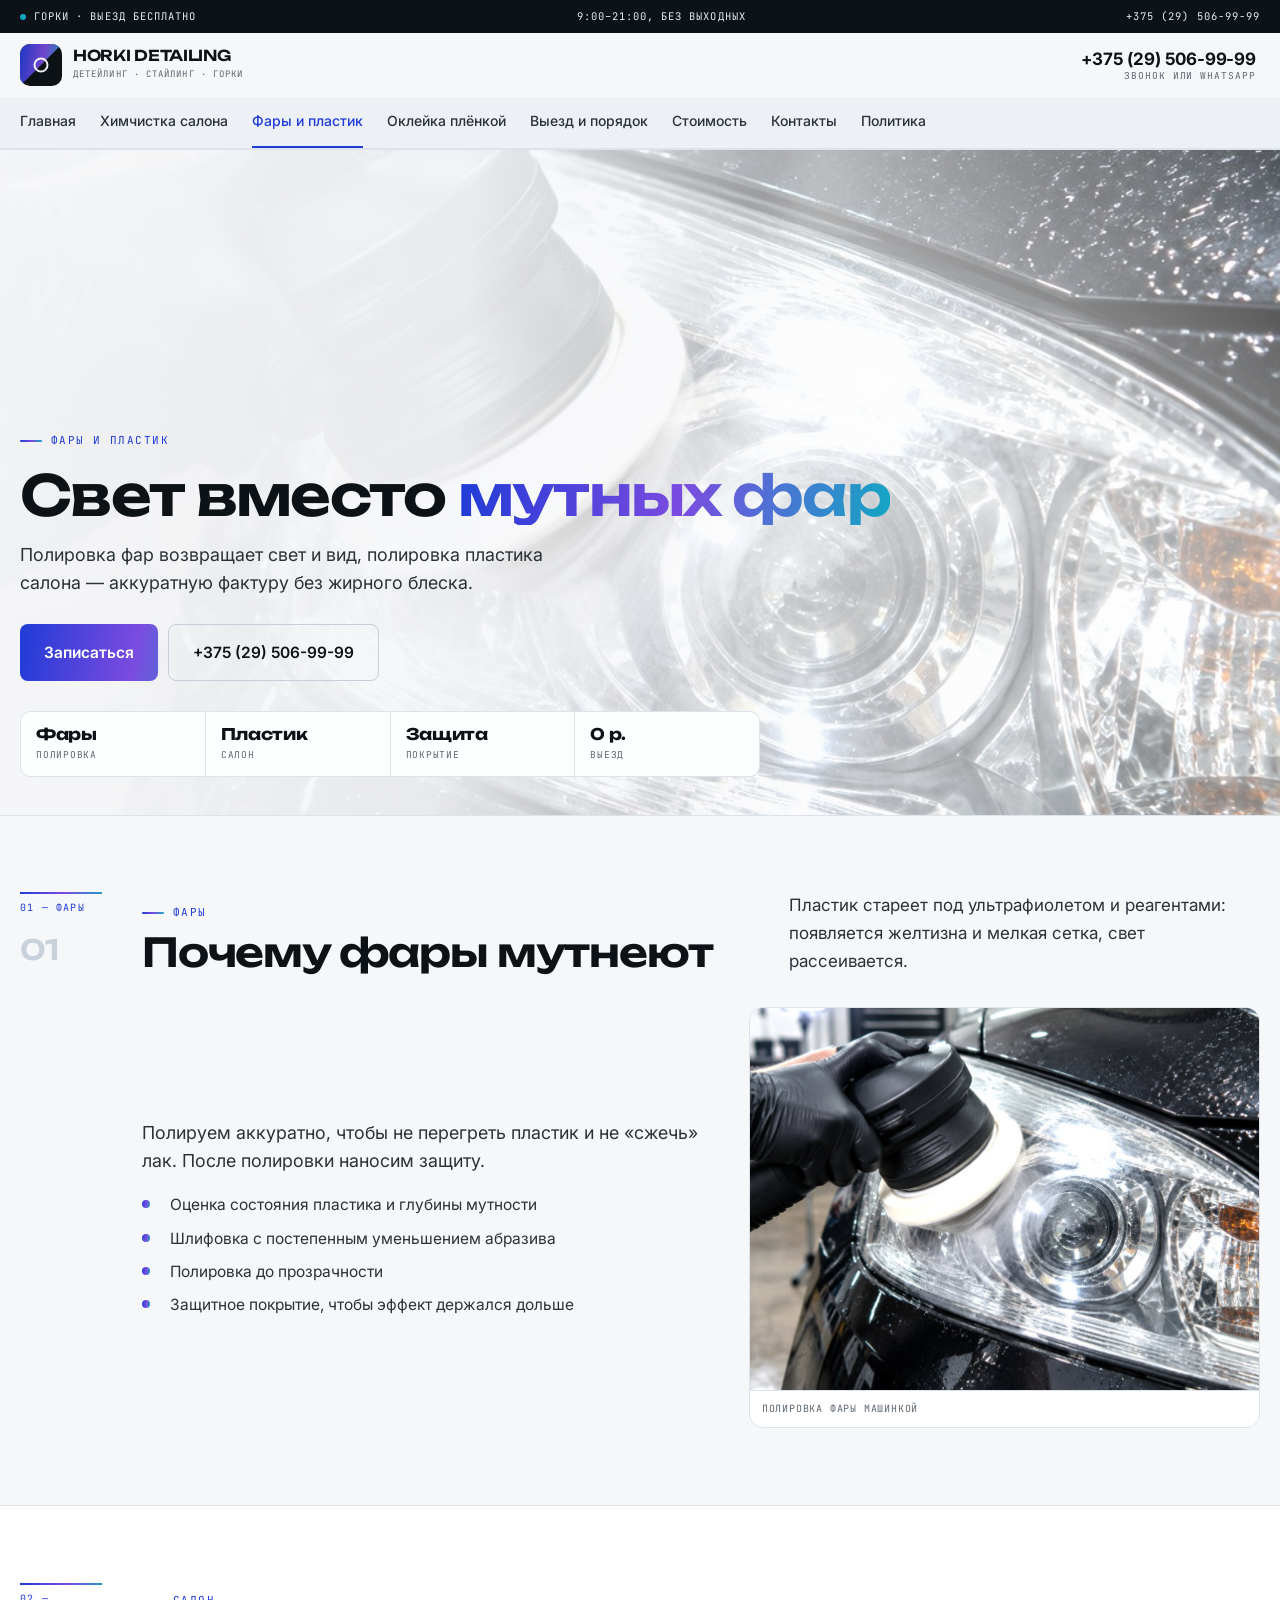
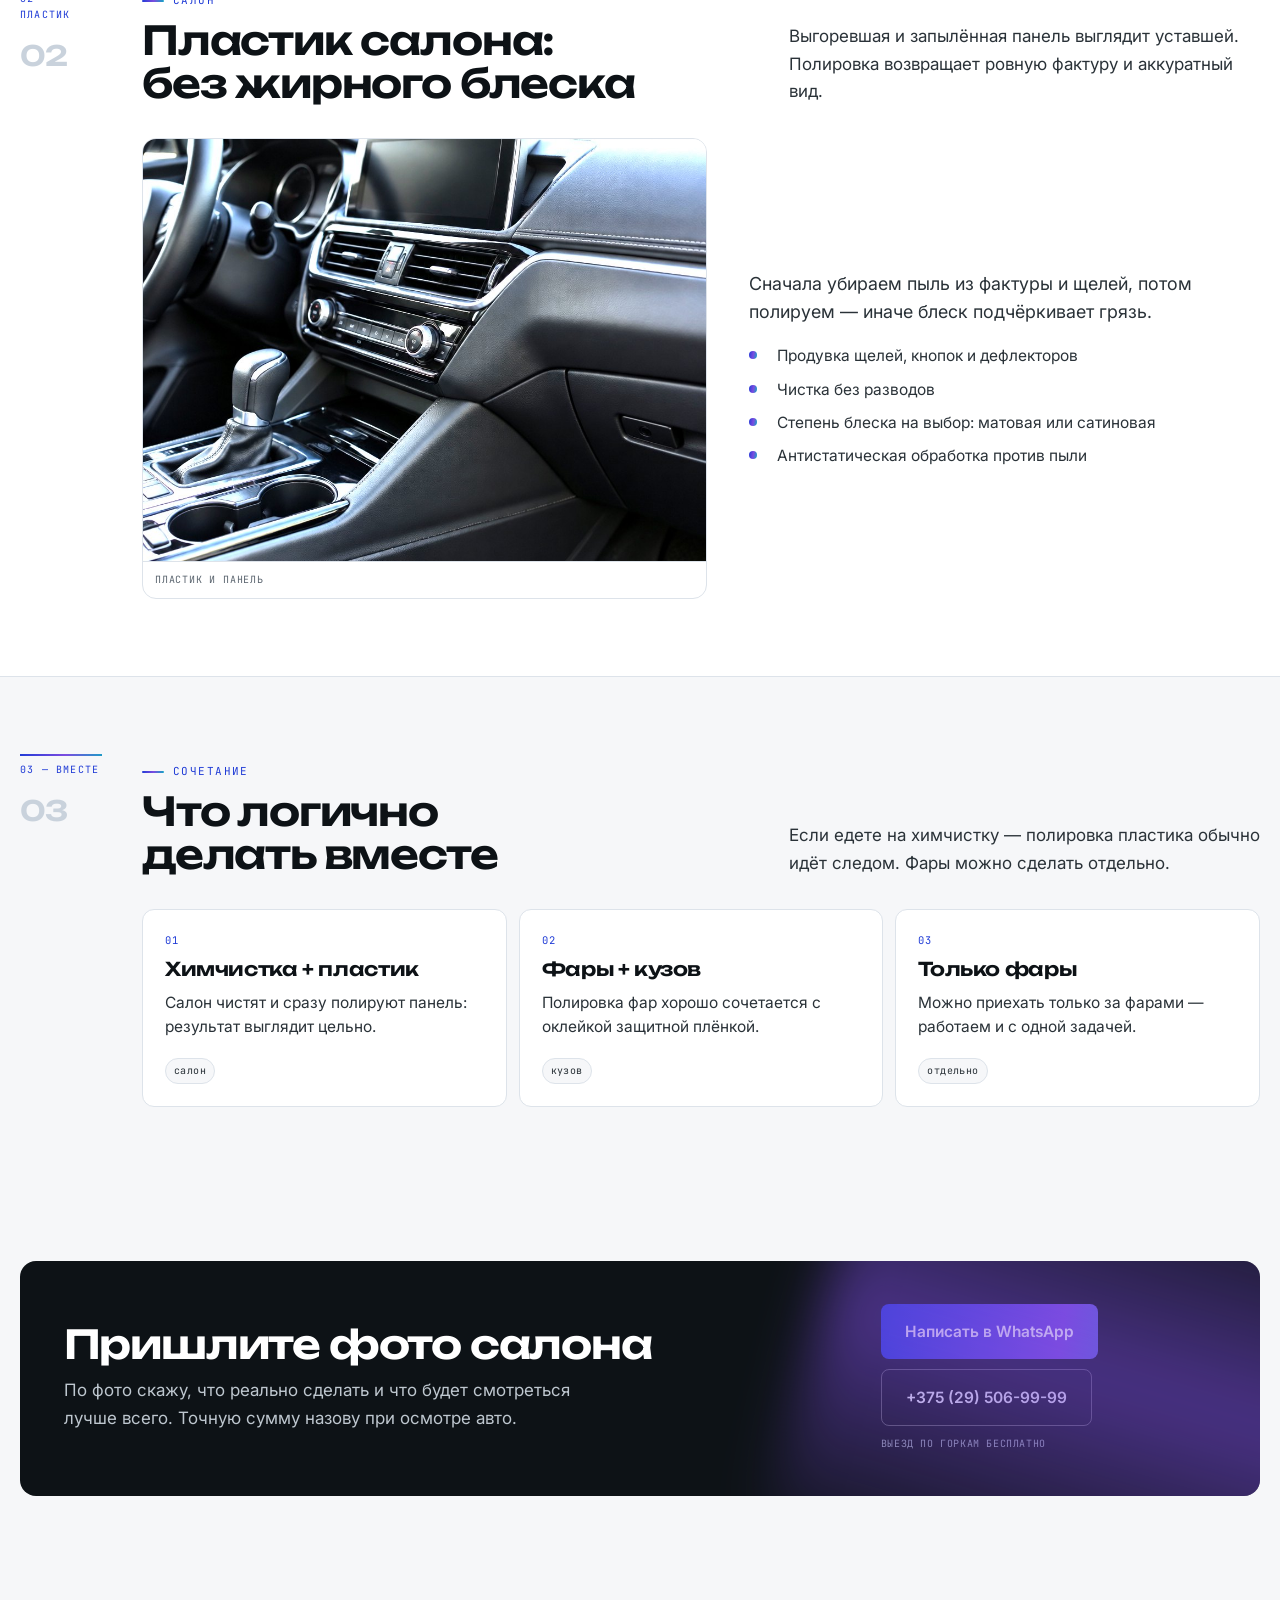
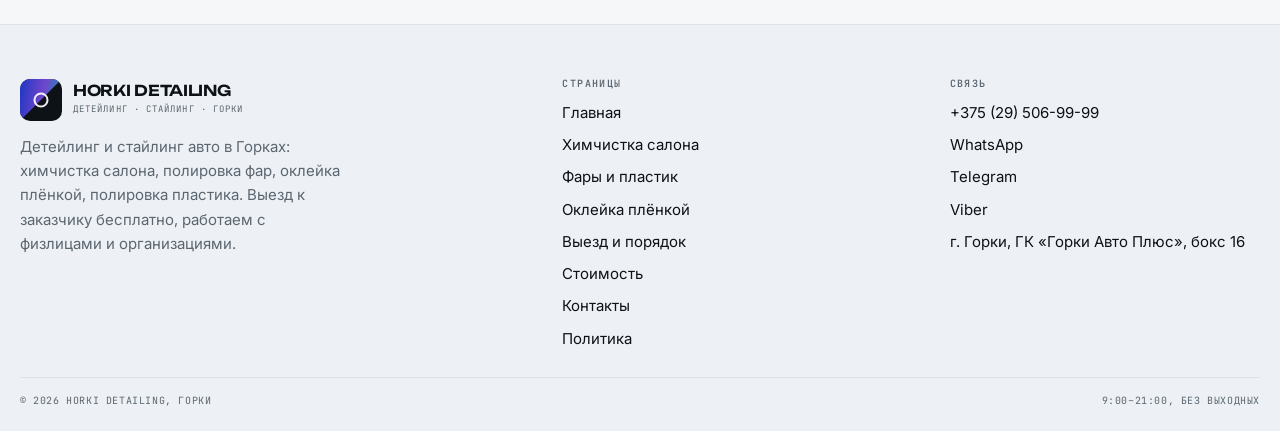
<file: polirovka.html>
<!DOCTYPE html>
<html lang="ru">
<head>
<meta charset="utf-8">
<meta name="viewport" content="width=device-width,initial-scale=1">
<title>Полировка фар и пластика салона в Горках — HORKI DETAILING</title>
<meta name="description" content="Полировка фар: убираем мутность и желтизну, защищаем пластик. Полировка пластика салона без «жирного» блеска. Горки, +375 (29) 506-99-99.">
<link rel="icon" href="assets/img/favicon.svg" type="image/svg+xml">
<meta property="og:title" content="Полировка фар и пластика салона в Горках — HORKI DETAILING">
<meta property="og:description" content="Полировка фар: убираем мутность и желтизну, защищаем пластик. Полировка пластика салона без «жирного» блеска. Горки, +375 (29) 506-99-99.">
<meta property="og:type" content="website">
<style>
:root{--paper:#F6F7F9;--ink:#0D1216;--acc:#1F3BD6;--line:#DDE3EA;--line2:#C6CFD9;--white:#FFFFFF;--wrap:1240px;
--shine:linear-gradient(100deg,#1F3BD6 0%,#7B4BE0 52%,#12A6C4 100%)}
*,*::before,*::after{box-sizing:border-box}
body{margin:0;background:var(--paper);color:var(--ink);font-family:'Inter',system-ui,sans-serif;font-size:17px;line-height:1.62}
img{max-width:100%;height:auto;display:block}
h1,h2,h3{font-family:'Unbounded',system-ui,sans-serif;font-weight:600;margin:0;line-height:1.08;letter-spacing:-.03em}
a{color:inherit;text-decoration:none}
.wrap{width:min(var(--wrap),calc(100% - 40px));margin-inline:auto}
@media(max-width:600px){.wrap{width:calc(100% - 26px)}}
.topbar{background:var(--ink);color:#E7ECEF}
.topbar__in{display:flex;justify-content:space-between;gap:12px;flex-wrap:wrap;padding:8px 0}
.hdr{position:sticky;top:0;z-index:60;background:rgba(246,247,249,.96);border-bottom:1px solid var(--line)}
.hdr__in{display:flex;align-items:center;gap:12px;padding:11px 0}
.logo{display:flex;align-items:center;gap:11px;margin-right:auto}
.logo__mk{width:42px;height:42px;border-radius:10px;background:var(--ink);position:relative;overflow:hidden}
.logo__mk::before{content:"";position:absolute;inset:0;background:var(--shine);clip-path:polygon(0 0,100% 0,0 100%)}
.logo__t b{display:block;font-family:'Unbounded',sans-serif;font-size:14px;line-height:1.15}
.logo__t span{display:block;font-size:9px;letter-spacing:.12em;text-transform:uppercase;color:#5C6670}
.burger{display:none;width:44px;height:44px;align-items:center;justify-content:center;flex-direction:column;gap:5px;background:transparent;border:1px solid var(--line2);border-radius:8px}
.burger i{display:block;width:19px;height:1.8px;background:var(--ink)}
@media(max-width:1099px){.burger{display:flex}}
.strip{background:#EDF1F5;border-bottom:1px solid var(--line);display:none}
@media(min-width:1100px){.strip{display:block}}
.strip__in{display:flex;gap:22px;overflow-x:auto;padding:0}
.strip a{padding:13px 0;font-size:14px;border-bottom:2px solid transparent;white-space:nowrap}
.strip a[aria-current]{color:var(--acc);border-bottom-color:var(--acc)}
.hero{position:relative;min-height:clamp(500px,72vh,760px);display:flex;align-items:flex-end;overflow:hidden;border-bottom:1px solid var(--line)}
.hero__bg{position:absolute;inset:0;z-index:-2}
.hero__bg img{width:100%;height:100%;object-fit:cover}
.hero::before{content:"";position:absolute;inset:0;z-index:-1;background:linear-gradient(94deg,rgba(246,247,249,.98),rgba(246,247,249,.92) 38%,rgba(246,247,249,.35) 72%,rgba(246,247,249,.04))}
.hero__in{padding:clamp(26px,4vw,54px) 0 clamp(20px,3vw,34px);min-width:0}
.hero h1{font-size:clamp(30px,4.4vw,56px);max-width:20ch;margin-top:12px}
.btn{display:inline-flex;align-items:center;justify-content:center;gap:8px;padding:15px 23px;border-radius:8px;border:1px solid var(--acc);background:var(--acc);color:#fff;font-weight:600;font-size:15.5px}
.btn--ghost{background:transparent;color:var(--ink);border-color:var(--line2)}
.btn--shine{background:var(--shine);border:0}
.kick{display:inline-flex;align-items:center;gap:9px;font-size:11px;letter-spacing:.13em;text-transform:uppercase;color:var(--acc)}
.band{padding:clamp(38px,6vw,78px) 0;border-bottom:1px solid var(--line)}
.drawer{position:fixed;inset:0;z-index:120;background:rgba(10,14,18,.55);opacity:0;pointer-events:none;transition:opacity .2s}
.drawer[data-open="true"]{opacity:1;pointer-events:auto}
.drawer__inner{width:min(400px,100%);height:100%;margin-left:auto;background:#fff;padding:20px;overflow-y:auto;display:flex;flex-direction:column;gap:4px}
body.is-locked{overflow:hidden}
[hidden]{display:none !important}
.fbar{position:fixed;left:0;right:0;bottom:0;z-index:70;display:none;grid-template-columns:repeat(4,1fr);background:var(--ink)}
@media(max-width:1099px){.fbar{display:grid}body{padding-bottom:58px}}
.fbar a{display:flex;flex-direction:column;align-items:center;gap:3px;padding:9px 2px;color:#E7ECEF;font-size:9px;letter-spacing:.06em;text-transform:uppercase}
.fbar a:first-child{background:var(--acc);color:#fff}
</style>
<link rel="preconnect" href="https://fonts.googleapis.com">
<link rel="preconnect" href="https://fonts.gstatic.com" crossorigin>
<link rel="stylesheet" href="https://fonts.googleapis.com/css2?family=Unbounded:wght@500;600;700&family=Inter:wght@400;500;600&family=JetBrains+Mono:wght@400;500&display=swap">
<link rel="stylesheet" href="assets/css/site.v1.css">
</head>
<body>
<a class="skip" href="#main">К содержанию</a>
<div class="topbar"><div class="wrap topbar__in"><span><i class="dot"></i>Горки · выезд бесплатно</span><span>9:00–21:00, без выходных</span><a href="tel:+375295069999">+375 (29) 506-99-99</a></div></div><header class="hdr"><div class="wrap hdr__in"><a class="logo" href="index.html"><span class="logo__mk"></span><span class="logo__t"><b>HORKI DETAILING</b><span>детейлинг · стайлинг · Горки</span></span></a><div class="hdr__tel"><b><a href="tel:+375295069999">+375 (29) 506-99-99</a></b><span>звонок или WhatsApp</span></div><button class="burger" id="burger" aria-label="Меню" aria-expanded="false" aria-controls="drawer"><i></i><i></i></button></div><nav class="strip" aria-label="Страницы"><div class="wrap strip__in"><a href="index.html">Главная</a><a href="himchistka.html">Химчистка салона</a><a href="polirovka.html" aria-current="page">Фары и пластик</a><a href="plenka.html">Оклейка плёнкой</a><a href="vyiezd.html">Выезд и порядок</a><a href="cena.html">Стоимость</a><a href="kontakty.html">Контакты</a><a href="politika.html">Политика</a></div></nav></header>
<main id="main">
<section class="hero"><div class="hero__bg"><img src="assets/img/fara.jpg" alt="Полировка автомобильной фары машинкой" fetchpriority="high"></div><div class="wrap hero__in"><span class="kick">Фары и пластик</span><h1>Свет вместо <em>мутных фар</em></h1><p class="lead">Полировка фар возвращает свет и вид, полировка пластика салона — аккуратную фактуру без жирного блеска.</p><div class="hero__cta"><a class="btn btn--shine" href="kontakty.html">Записаться</a><a class="btn btn--ghost" href="tel:+375295069999">+375 (29) 506-99-99</a></div><div class="figs"><div><b>Фары</b><span>полировка</span></div><div><b>Пластик</b><span>салон</span></div><div><b>Защита</b><span>покрытие</span></div><div><b>0 р.</b><span>выезд</span></div></div></div></section><section class="band "><div class="wrap"><div class="sect sect--side"><div class="sect__side"><span>01 — фары</span><b>01</b></div><div class="sect__main"><div class="sect__head"><div><span class="kick">Фары</span><h2>Почему фары мутнеют</h2></div><p>Пластик стареет под ультрафиолетом и реагентами: появляется желтизна и мелкая сетка, свет рассеивается.</p></div><div class="split"><div class="split__body"><p class="lead">Полируем аккуратно, чтобы не перегреть пластик и не «сжечь» лак. После полировки наносим защиту.</p><ul class="list mt18"><li>Оценка состояния пластика и глубины мутности</li><li>Шлифовка с постепенным уменьшением абразива</li><li>Полировка до прозрачности</li><li>Защитное покрытие, чтобы эффект держался дольше</li></ul></div><div class="split__media"><img src="assets/img/fara.jpg" alt="Полировка фары" loading="lazy"><div class="split__cap">Полировка фары машинкой</div></div></div></div></div></div></section><section class="band band--white"><div class="wrap"><div class="sect sect--side"><div class="sect__side"><span>02 — пластик</span><b>02</b></div><div class="sect__main"><div class="sect__head"><div><span class="kick">Салон</span><h2>Пластик салона: без жирного блеска</h2></div><p>Выгоревшая и запылённая панель выглядит уставшей. Полировка возвращает ровную фактуру и аккуратный вид.</p></div><div class="split split--rev"><div class="split__body"><p class="lead">Сначала убираем пыль из фактуры и щелей, потом полируем — иначе блеск подчёркивает грязь.</p><ul class="list mt18"><li>Продувка щелей, кнопок и дефлекторов</li><li>Чистка без разводов</li><li>Степень блеска на выбор: матовая или сатиновая</li><li>Антистатическая обработка против пыли</li></ul></div><div class="split__media"><img src="assets/img/plastic.jpg" alt="Панель автомобиля после полировки пластика" loading="lazy"><div class="split__cap">Пластик и панель</div></div></div></div></div></div></section><section class="band "><div class="wrap"><div class="sect sect--side"><div class="sect__side"><span>03 — вместе</span><b>03</b></div><div class="sect__main"><div class="sect__head"><div><span class="kick">Сочетание</span><h2>Что логично делать вместе</h2></div><p>Если едете на химчистку — полировка пластика обычно идёт следом. Фары можно сделать отдельно.</p></div><div class="cards"><article class="card"><span class="card__n">01</span><h3>Химчистка + пластик</h3><p>Салон чистят и сразу полируют панель: результат выглядит цельно.</p><div class="card__tags"><span class="tag">салон</span></div></article><article class="card"><span class="card__n">02</span><h3>Фары + кузов</h3><p>Полировка фар хорошо сочетается с оклейкой защитной плёнкой.</p><div class="card__tags"><span class="tag">кузов</span></div></article><article class="card"><span class="card__n">03</span><h3>Только фары</h3><p>Можно приехать только за фарами — работаем и с одной задачей.</p><div class="card__tags"><span class="tag">отдельно</span></div></article></div></div></div></div></section></main>
<section class="band" style="border-bottom:0"><div class="wrap"><div class="cta"><div><h2>Пришлите фото салона</h2><p>По фото скажу, что реально сделать и что будет смотреться лучше всего. Точную сумму назову при осмотре авто.</p></div><div class="cta__act"><a class="btn btn--shine" href="https://wa.me/375295069999" target="_blank" rel="noopener">Написать в WhatsApp</a><a class="btn btn--ghost" href="tel:+375295069999">+375 (29) 506-99-99</a><small>Выезд по Горкам бесплатно</small></div></div></div></section>
<footer class="foot"><div class="wrap"><div class="foot__grid"><div><a class="logo" href="index.html"><span class="logo__mk"></span><span class="logo__t"><b>HORKI DETAILING</b><span>детейлинг · стайлинг · Горки</span></span></a><p style="margin-top:14px;color:#5C6670;font-size:15px;max-width:36ch">Детейлинг и стайлинг авто в Горках: химчистка салона, полировка фар, оклейка плёнкой, полировка пластика. Выезд к заказчику бесплатно, работаем с физлицами и организациями.</p></div><div><h4>Страницы</h4><ul><li><a href="index.html">Главная</a></li><li><a href="himchistka.html">Химчистка салона</a></li><li><a href="polirovka.html">Фары и пластик</a></li><li><a href="plenka.html">Оклейка плёнкой</a></li><li><a href="vyiezd.html">Выезд и порядок</a></li><li><a href="cena.html">Стоимость</a></li><li><a href="kontakty.html">Контакты</a></li><li><a href="politika.html">Политика</a></li></ul></div><div><h4>Связь</h4><ul><li><a href="tel:+375295069999">+375 (29) 506-99-99</a></li><li><a href="https://wa.me/375295069999" target="_blank" rel="noopener">WhatsApp</a></li><li><a href="https://t.me/+375295069999" target="_blank" rel="noopener">Telegram</a></li><li><a href="viber://chat?number=%2B375295069999">Viber</a></li><li>г. Горки, ГК «Горки Авто Плюс», бокс 16</li></ul></div></div><div class="foot__bottom"><span>© 2026 HORKI DETAILING, Горки</span><span>9:00–21:00, без выходных</span></div></div></footer>
<div class="fbar" aria-label="Быстрая связь"><a href="tel:+375295069999"><svg viewBox="0 0 24 24"><path d="M6.6 3.5l3 3-2 2.4a12 12 0 005.5 5.5l2.4-2 3 3-2 2.6c-1.2 1.4-3 1.7-4.6 1A16.5 16.5 0 013.4 8.1c-.7-1.6-.4-3.4 1-4.6z"/></svg>Позвонить</a><a href="https://wa.me/375295069999" target="_blank" rel="noopener"><svg viewBox="0 0 24 24"><path d="M3 21l1.7-5A8.6 8.6 0 013.4 11a8.6 8.6 0 118.6 8.6 8.9 8.9 0 01-4.4-1.2z"/><path d="M8.6 8.2c.3-.6.5-.6.9-.6h.7c.2 0 .5 0 .7.5l.8 1.9c.1.3 0 .5-.1.7l-.5.6c-.2.2-.2.4-.1.6a6 6 0 002.8 2.4c.3.1.5.1.7-.1l.7-.8c.2-.2.4-.2.6-.1l1.8.9c.3.1.4.3.4.5v.6c0 .7-.5 1.4-1.2 1.6-.6.2-1.4.3-2.3 0a10 10 0 01-3.6-2.2 9.4 9.4 0 01-1.9-3c-.2-.8-.1-1.6.1-2.1z"/></svg>WhatsApp</a><a href="https://t.me/+375295069999" target="_blank" rel="noopener"><svg viewBox="0 0 24 24"><path d="M21 4L3 11l5 1.8L10 19l3-3.4 4.6 3z"/><path d="M8 12.8L18 6l-7 8.6"/></svg>Telegram</a><a href="viber://chat?number=%2B375295069999"><svg viewBox="0 0 24 24"><path d="M12 3c5 0 8 3.2 8 7.6 0 4.5-3.2 7.4-8 7.4-.7 0-1.4 0-2-.2L6 21l.8-3.4A7.3 7.3 0 014 10.6C4 6.2 7 3 12 3z"/><path d="M9 8.5c1.2 3 2.4 4.2 5 5"/></svg>Viber</a></div>
<div class="drawer" id="drawer" data-open="false" role="dialog" aria-modal="true" aria-label="Меню"><div class="drawer__inner"><div class="drawer__top"><span class="mono">Меню</span><button class="drawer__x" id="drawerClose" aria-label="Закрыть меню">×</button></div><a class="dl" href="index.html">Главная<span>01</span></a><a class="dl" href="himchistka.html">Химчистка салона<span>02</span></a><a class="dl" href="polirovka.html">Фары и пластик<span>03</span></a><a class="dl" href="plenka.html">Оклейка плёнкой<span>04</span></a><a class="dl" href="vyiezd.html">Выезд и порядок<span>05</span></a><a class="dl" href="cena.html">Стоимость<span>06</span></a><a class="dl" href="kontakty.html">Контакты<span>07</span></a><a class="dl" href="politika.html">Политика<span>08</span></a><div class="drawer__foot"><a class="btn" href="https://wa.me/375295069999" target="_blank" rel="noopener">WhatsApp</a><a class="btn btn--ghost" href="tel:+375295069999">+375 (29) 506-99-99</a></div></div></div>
<script src="assets/js/main.v1.js" defer></script>
</body>
</html>
</file>
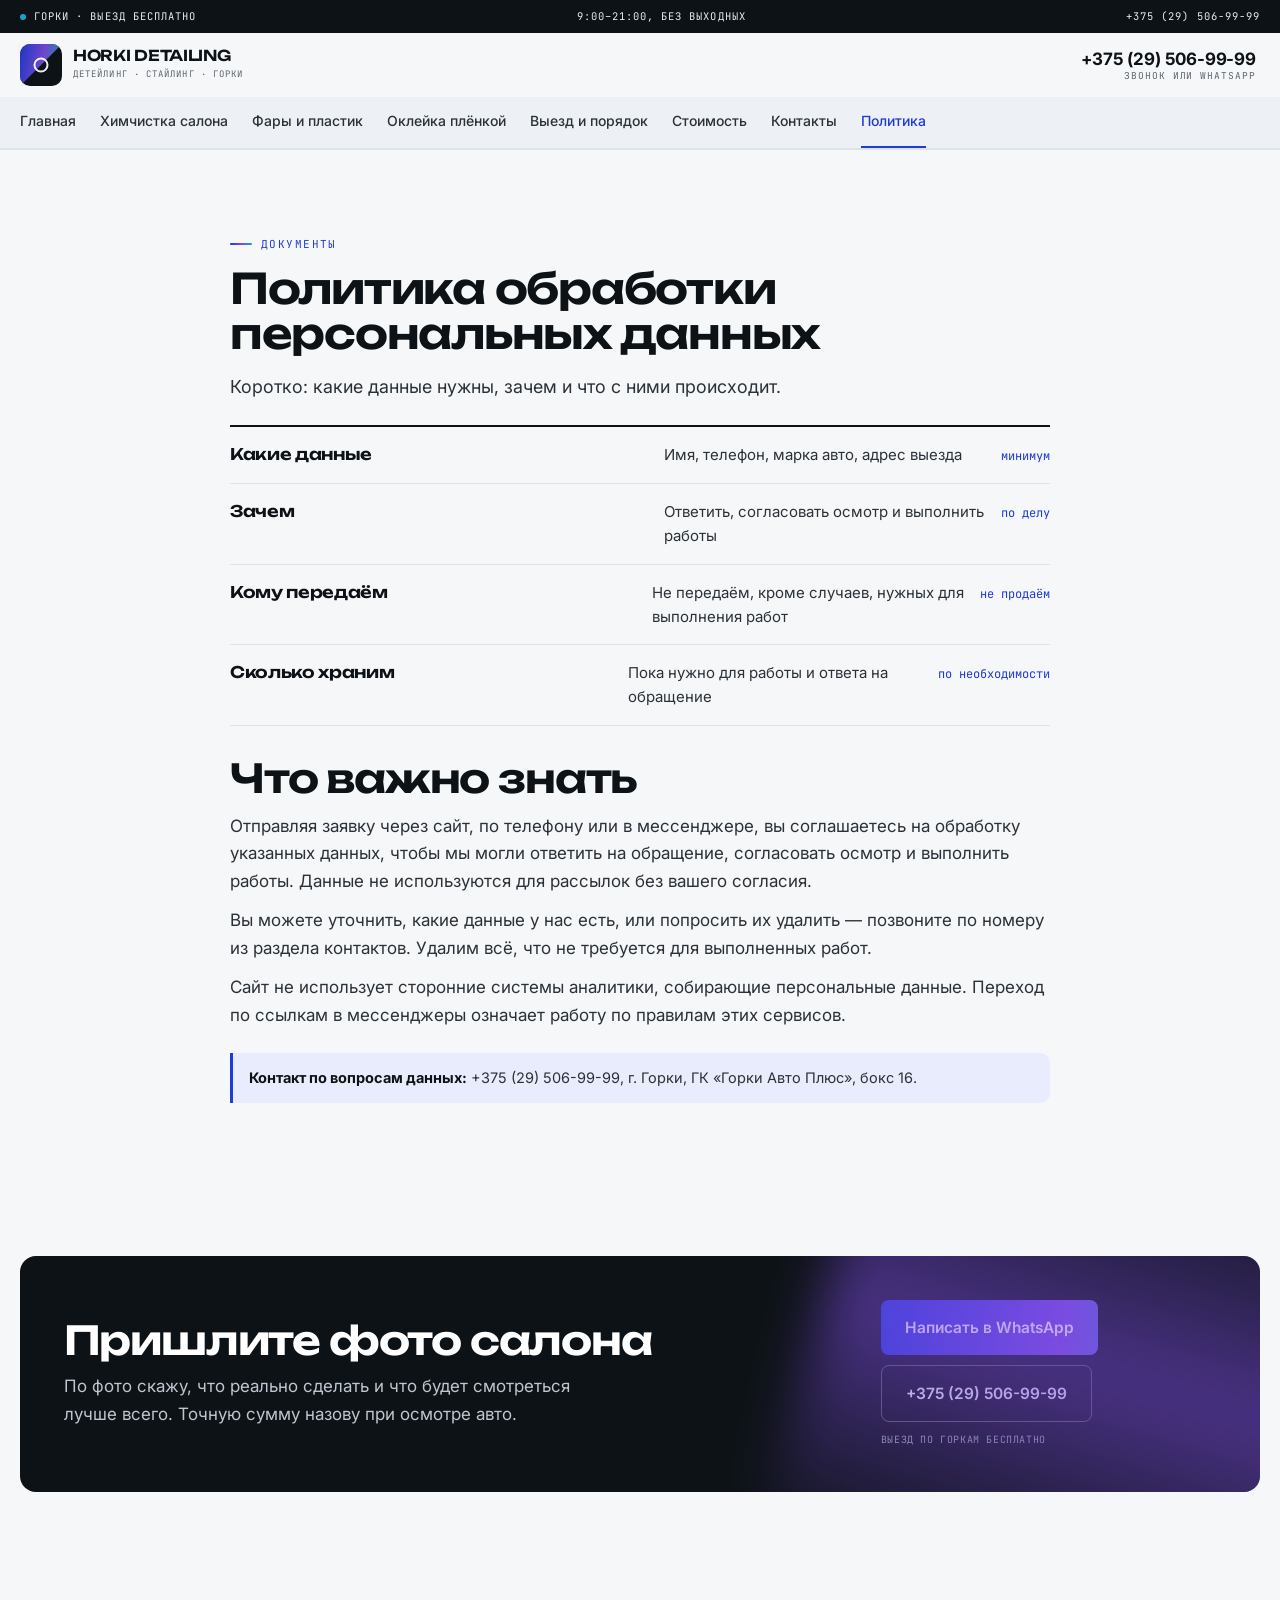
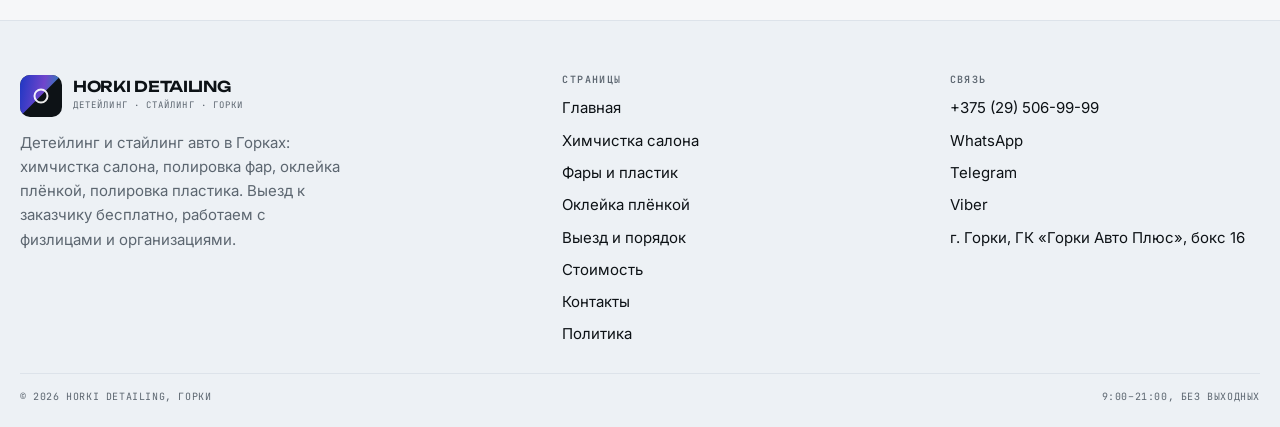
<file: politika.html>
<!DOCTYPE html>
<html lang="ru">
<head>
<meta charset="utf-8">
<meta name="viewport" content="width=device-width,initial-scale=1">
<title>Политика обработки персональных данных — HORKI DETAILING</title>
<meta name="description" content="Как обрабатываются персональные данные, полученные через сайт и мессенджеры.">
<link rel="icon" href="assets/img/favicon.svg" type="image/svg+xml">
<meta property="og:title" content="Политика обработки персональных данных — HORKI DETAILING">
<meta property="og:description" content="Как обрабатываются персональные данные, полученные через сайт и мессенджеры.">
<meta property="og:type" content="website">
<style>
:root{--paper:#F6F7F9;--ink:#0D1216;--acc:#1F3BD6;--line:#DDE3EA;--line2:#C6CFD9;--white:#FFFFFF;--wrap:1240px;
--shine:linear-gradient(100deg,#1F3BD6 0%,#7B4BE0 52%,#12A6C4 100%)}
*,*::before,*::after{box-sizing:border-box}
body{margin:0;background:var(--paper);color:var(--ink);font-family:'Inter',system-ui,sans-serif;font-size:17px;line-height:1.62}
img{max-width:100%;height:auto;display:block}
h1,h2,h3{font-family:'Unbounded',system-ui,sans-serif;font-weight:600;margin:0;line-height:1.08;letter-spacing:-.03em}
a{color:inherit;text-decoration:none}
.wrap{width:min(var(--wrap),calc(100% - 40px));margin-inline:auto}
@media(max-width:600px){.wrap{width:calc(100% - 26px)}}
.topbar{background:var(--ink);color:#E7ECEF}
.topbar__in{display:flex;justify-content:space-between;gap:12px;flex-wrap:wrap;padding:8px 0}
.hdr{position:sticky;top:0;z-index:60;background:rgba(246,247,249,.96);border-bottom:1px solid var(--line)}
.hdr__in{display:flex;align-items:center;gap:12px;padding:11px 0}
.logo{display:flex;align-items:center;gap:11px;margin-right:auto}
.logo__mk{width:42px;height:42px;border-radius:10px;background:var(--ink);position:relative;overflow:hidden}
.logo__mk::before{content:"";position:absolute;inset:0;background:var(--shine);clip-path:polygon(0 0,100% 0,0 100%)}
.logo__t b{display:block;font-family:'Unbounded',sans-serif;font-size:14px;line-height:1.15}
.logo__t span{display:block;font-size:9px;letter-spacing:.12em;text-transform:uppercase;color:#5C6670}
.burger{display:none;width:44px;height:44px;align-items:center;justify-content:center;flex-direction:column;gap:5px;background:transparent;border:1px solid var(--line2);border-radius:8px}
.burger i{display:block;width:19px;height:1.8px;background:var(--ink)}
@media(max-width:1099px){.burger{display:flex}}
.strip{background:#EDF1F5;border-bottom:1px solid var(--line);display:none}
@media(min-width:1100px){.strip{display:block}}
.strip__in{display:flex;gap:22px;overflow-x:auto;padding:0}
.strip a{padding:13px 0;font-size:14px;border-bottom:2px solid transparent;white-space:nowrap}
.strip a[aria-current]{color:var(--acc);border-bottom-color:var(--acc)}
.hero{position:relative;min-height:clamp(500px,72vh,760px);display:flex;align-items:flex-end;overflow:hidden;border-bottom:1px solid var(--line)}
.hero__bg{position:absolute;inset:0;z-index:-2}
.hero__bg img{width:100%;height:100%;object-fit:cover}
.hero::before{content:"";position:absolute;inset:0;z-index:-1;background:linear-gradient(94deg,rgba(246,247,249,.98),rgba(246,247,249,.92) 38%,rgba(246,247,249,.35) 72%,rgba(246,247,249,.04))}
.hero__in{padding:clamp(26px,4vw,54px) 0 clamp(20px,3vw,34px);min-width:0}
.hero h1{font-size:clamp(30px,4.4vw,56px);max-width:20ch;margin-top:12px}
.btn{display:inline-flex;align-items:center;justify-content:center;gap:8px;padding:15px 23px;border-radius:8px;border:1px solid var(--acc);background:var(--acc);color:#fff;font-weight:600;font-size:15.5px}
.btn--ghost{background:transparent;color:var(--ink);border-color:var(--line2)}
.btn--shine{background:var(--shine);border:0}
.kick{display:inline-flex;align-items:center;gap:9px;font-size:11px;letter-spacing:.13em;text-transform:uppercase;color:var(--acc)}
.band{padding:clamp(38px,6vw,78px) 0;border-bottom:1px solid var(--line)}
.drawer{position:fixed;inset:0;z-index:120;background:rgba(10,14,18,.55);opacity:0;pointer-events:none;transition:opacity .2s}
.drawer[data-open="true"]{opacity:1;pointer-events:auto}
.drawer__inner{width:min(400px,100%);height:100%;margin-left:auto;background:#fff;padding:20px;overflow-y:auto;display:flex;flex-direction:column;gap:4px}
body.is-locked{overflow:hidden}
[hidden]{display:none !important}
.fbar{position:fixed;left:0;right:0;bottom:0;z-index:70;display:none;grid-template-columns:repeat(4,1fr);background:var(--ink)}
@media(max-width:1099px){.fbar{display:grid}body{padding-bottom:58px}}
.fbar a{display:flex;flex-direction:column;align-items:center;gap:3px;padding:9px 2px;color:#E7ECEF;font-size:9px;letter-spacing:.06em;text-transform:uppercase}
.fbar a:first-child{background:var(--acc);color:#fff}
</style>
<link rel="preconnect" href="https://fonts.googleapis.com">
<link rel="preconnect" href="https://fonts.gstatic.com" crossorigin>
<link rel="stylesheet" href="https://fonts.googleapis.com/css2?family=Unbounded:wght@500;600;700&family=Inter:wght@400;500;600&family=JetBrains+Mono:wght@400;500&display=swap">
<link rel="stylesheet" href="assets/css/site.v1.css">
</head>
<body>
<a class="skip" href="#main">К содержанию</a>
<div class="topbar"><div class="wrap topbar__in"><span><i class="dot"></i>Горки · выезд бесплатно</span><span>9:00–21:00, без выходных</span><a href="tel:+375295069999">+375 (29) 506-99-99</a></div></div><header class="hdr"><div class="wrap hdr__in"><a class="logo" href="index.html"><span class="logo__mk"></span><span class="logo__t"><b>HORKI DETAILING</b><span>детейлинг · стайлинг · Горки</span></span></a><div class="hdr__tel"><b><a href="tel:+375295069999">+375 (29) 506-99-99</a></b><span>звонок или WhatsApp</span></div><button class="burger" id="burger" aria-label="Меню" aria-expanded="false" aria-controls="drawer"><i></i><i></i></button></div><nav class="strip" aria-label="Страницы"><div class="wrap strip__in"><a href="index.html">Главная</a><a href="himchistka.html">Химчистка салона</a><a href="polirovka.html">Фары и пластик</a><a href="plenka.html">Оклейка плёнкой</a><a href="vyiezd.html">Выезд и порядок</a><a href="cena.html">Стоимость</a><a href="kontakty.html">Контакты</a><a href="politika.html" aria-current="page">Политика</a></div></nav></header>
<main id="main">
<section class="band"><div class="wrap" style="max-width:820px"><span class="kick">Документы</span><h1 style="margin-top:12px;font-size:clamp(24px,3.6vw,42px)">Политика обработки персональных данных</h1><p class="lead" style="margin-top:16px">Коротко: какие данные нужны, зачем и что с ними происходит.</p><div class="facts mt24"><div class="facts__row"><b>Какие данные</b><span>Имя, телефон, марка авто, адрес выезда</span><em>минимум</em></div><div class="facts__row"><b>Зачем</b><span>Ответить, согласовать осмотр и выполнить работы</span><em>по делу</em></div><div class="facts__row"><b>Кому передаём</b><span>Не передаём, кроме случаев, нужных для выполнения работ</span><em>не продаём</em></div><div class="facts__row"><b>Сколько храним</b><span>Пока нужно для работы и ответа на обращение</span><em>по необходимости</em></div></div><h2 style="margin-top:32px">Что важно знать</h2><p style="margin-top:12px;color:#2A3238">Отправляя заявку через сайт, по телефону или в мессенджере, вы соглашаетесь на обработку указанных данных, чтобы мы могли ответить на обращение, согласовать осмотр и выполнить работы. Данные не используются для рассылок без вашего согласия.</p><p style="margin-top:12px;color:#2A3238">Вы можете уточнить, какие данные у нас есть, или попросить их удалить — позвоните по номеру из раздела контактов. Удалим всё, что не требуется для выполненных работ.</p><p style="margin-top:12px;color:#2A3238">Сайт не использует сторонние системы аналитики, собирающие персональные данные. Переход по ссылкам в мессенджеры означает работу по правилам этих сервисов.</p><div class="note mt24"><b>Контакт по вопросам данных:</b> +375 (29) 506-99-99, г. Горки, ГК «Горки Авто Плюс», бокс 16.</div></div></section></main>
<section class="band" style="border-bottom:0"><div class="wrap"><div class="cta"><div><h2>Пришлите фото салона</h2><p>По фото скажу, что реально сделать и что будет смотреться лучше всего. Точную сумму назову при осмотре авто.</p></div><div class="cta__act"><a class="btn btn--shine" href="https://wa.me/375295069999" target="_blank" rel="noopener">Написать в WhatsApp</a><a class="btn btn--ghost" href="tel:+375295069999">+375 (29) 506-99-99</a><small>Выезд по Горкам бесплатно</small></div></div></div></section>
<footer class="foot"><div class="wrap"><div class="foot__grid"><div><a class="logo" href="index.html"><span class="logo__mk"></span><span class="logo__t"><b>HORKI DETAILING</b><span>детейлинг · стайлинг · Горки</span></span></a><p style="margin-top:14px;color:#5C6670;font-size:15px;max-width:36ch">Детейлинг и стайлинг авто в Горках: химчистка салона, полировка фар, оклейка плёнкой, полировка пластика. Выезд к заказчику бесплатно, работаем с физлицами и организациями.</p></div><div><h4>Страницы</h4><ul><li><a href="index.html">Главная</a></li><li><a href="himchistka.html">Химчистка салона</a></li><li><a href="polirovka.html">Фары и пластик</a></li><li><a href="plenka.html">Оклейка плёнкой</a></li><li><a href="vyiezd.html">Выезд и порядок</a></li><li><a href="cena.html">Стоимость</a></li><li><a href="kontakty.html">Контакты</a></li><li><a href="politika.html">Политика</a></li></ul></div><div><h4>Связь</h4><ul><li><a href="tel:+375295069999">+375 (29) 506-99-99</a></li><li><a href="https://wa.me/375295069999" target="_blank" rel="noopener">WhatsApp</a></li><li><a href="https://t.me/+375295069999" target="_blank" rel="noopener">Telegram</a></li><li><a href="viber://chat?number=%2B375295069999">Viber</a></li><li>г. Горки, ГК «Горки Авто Плюс», бокс 16</li></ul></div></div><div class="foot__bottom"><span>© 2026 HORKI DETAILING, Горки</span><span>9:00–21:00, без выходных</span></div></div></footer>
<div class="fbar" aria-label="Быстрая связь"><a href="tel:+375295069999"><svg viewBox="0 0 24 24"><path d="M6.6 3.5l3 3-2 2.4a12 12 0 005.5 5.5l2.4-2 3 3-2 2.6c-1.2 1.4-3 1.7-4.6 1A16.5 16.5 0 013.4 8.1c-.7-1.6-.4-3.4 1-4.6z"/></svg>Позвонить</a><a href="https://wa.me/375295069999" target="_blank" rel="noopener"><svg viewBox="0 0 24 24"><path d="M3 21l1.7-5A8.6 8.6 0 013.4 11a8.6 8.6 0 118.6 8.6 8.9 8.9 0 01-4.4-1.2z"/><path d="M8.6 8.2c.3-.6.5-.6.9-.6h.7c.2 0 .5 0 .7.5l.8 1.9c.1.3 0 .5-.1.7l-.5.6c-.2.2-.2.4-.1.6a6 6 0 002.8 2.4c.3.1.5.1.7-.1l.7-.8c.2-.2.4-.2.6-.1l1.8.9c.3.1.4.3.4.5v.6c0 .7-.5 1.4-1.2 1.6-.6.2-1.4.3-2.3 0a10 10 0 01-3.6-2.2 9.4 9.4 0 01-1.9-3c-.2-.8-.1-1.6.1-2.1z"/></svg>WhatsApp</a><a href="https://t.me/+375295069999" target="_blank" rel="noopener"><svg viewBox="0 0 24 24"><path d="M21 4L3 11l5 1.8L10 19l3-3.4 4.6 3z"/><path d="M8 12.8L18 6l-7 8.6"/></svg>Telegram</a><a href="viber://chat?number=%2B375295069999"><svg viewBox="0 0 24 24"><path d="M12 3c5 0 8 3.2 8 7.6 0 4.5-3.2 7.4-8 7.4-.7 0-1.4 0-2-.2L6 21l.8-3.4A7.3 7.3 0 014 10.6C4 6.2 7 3 12 3z"/><path d="M9 8.5c1.2 3 2.4 4.2 5 5"/></svg>Viber</a></div>
<div class="drawer" id="drawer" data-open="false" role="dialog" aria-modal="true" aria-label="Меню"><div class="drawer__inner"><div class="drawer__top"><span class="mono">Меню</span><button class="drawer__x" id="drawerClose" aria-label="Закрыть меню">×</button></div><a class="dl" href="index.html">Главная<span>01</span></a><a class="dl" href="himchistka.html">Химчистка салона<span>02</span></a><a class="dl" href="polirovka.html">Фары и пластик<span>03</span></a><a class="dl" href="plenka.html">Оклейка плёнкой<span>04</span></a><a class="dl" href="vyiezd.html">Выезд и порядок<span>05</span></a><a class="dl" href="cena.html">Стоимость<span>06</span></a><a class="dl" href="kontakty.html">Контакты<span>07</span></a><a class="dl" href="politika.html">Политика<span>08</span></a><div class="drawer__foot"><a class="btn" href="https://wa.me/375295069999" target="_blank" rel="noopener">WhatsApp</a><a class="btn btn--ghost" href="tel:+375295069999">+375 (29) 506-99-99</a></div></div></div>
<script src="assets/js/main.v1.js" defer></script>
</body>
</html>
</file>
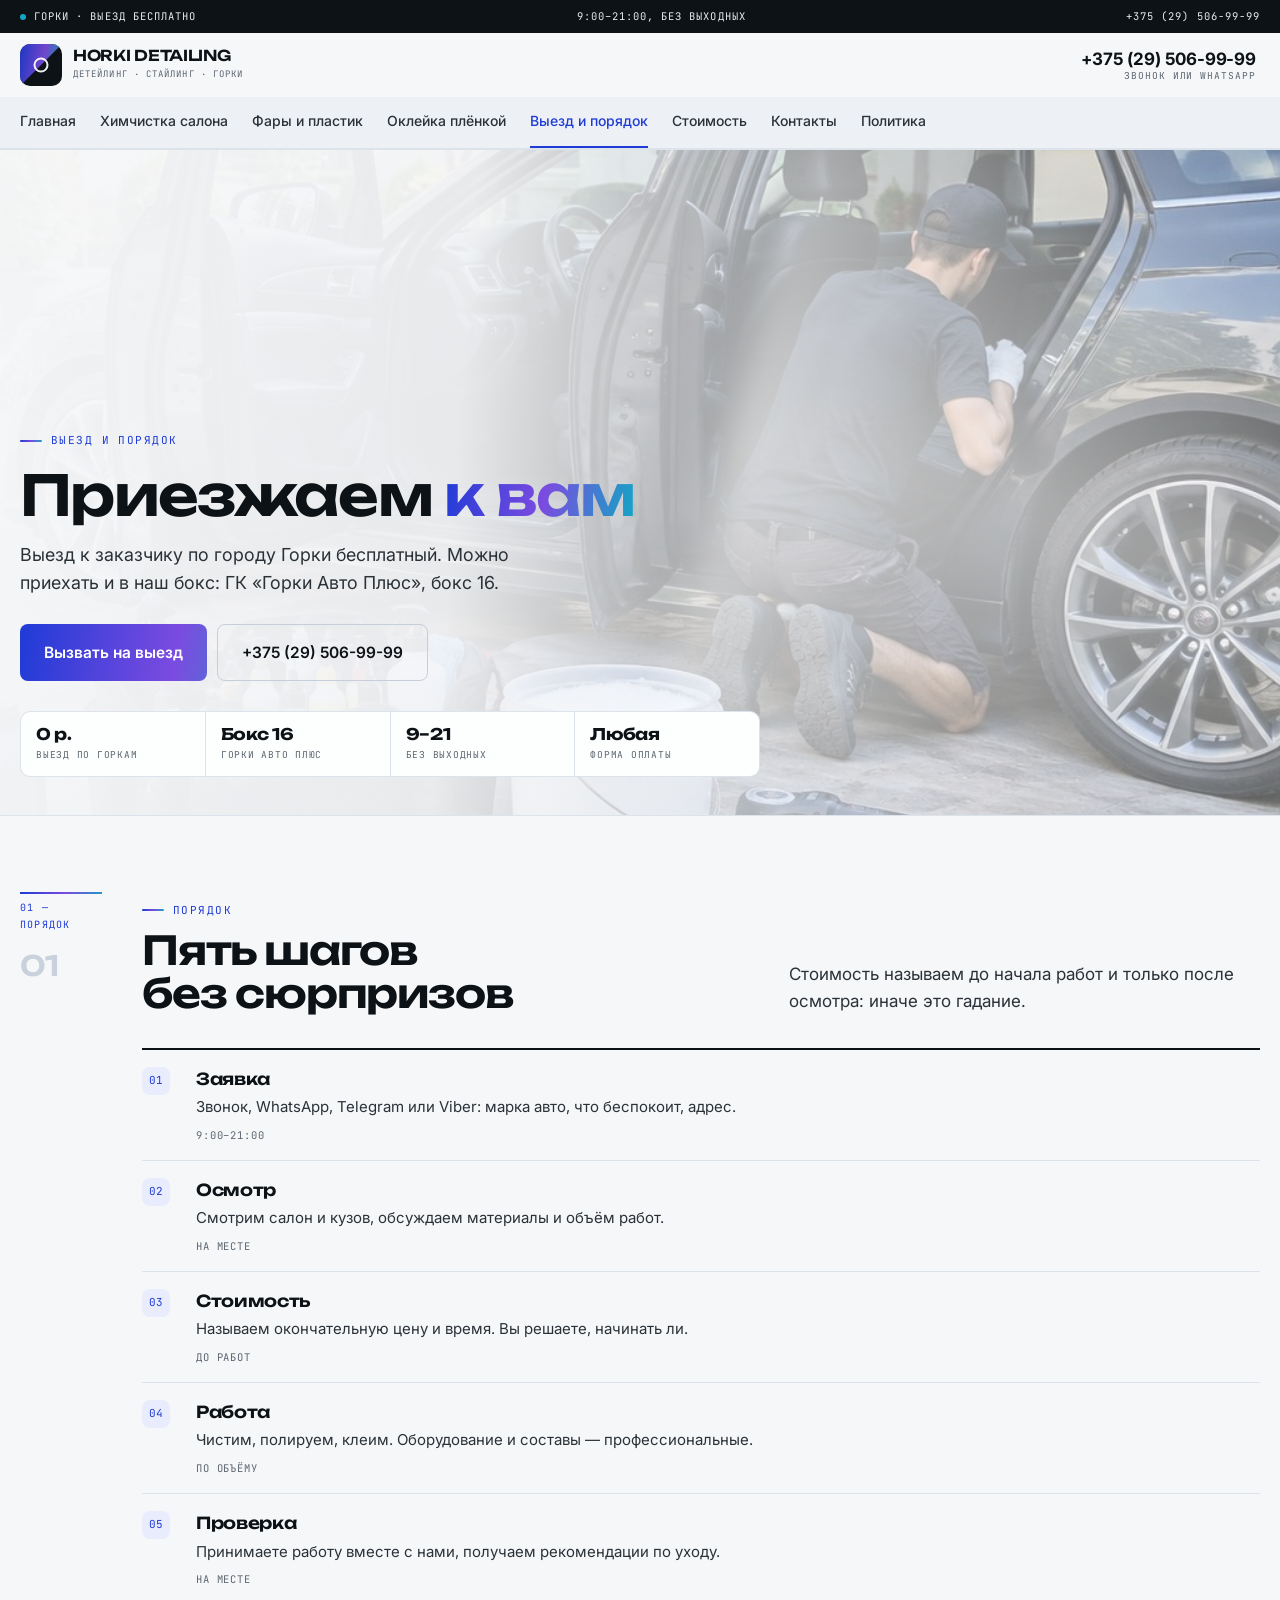
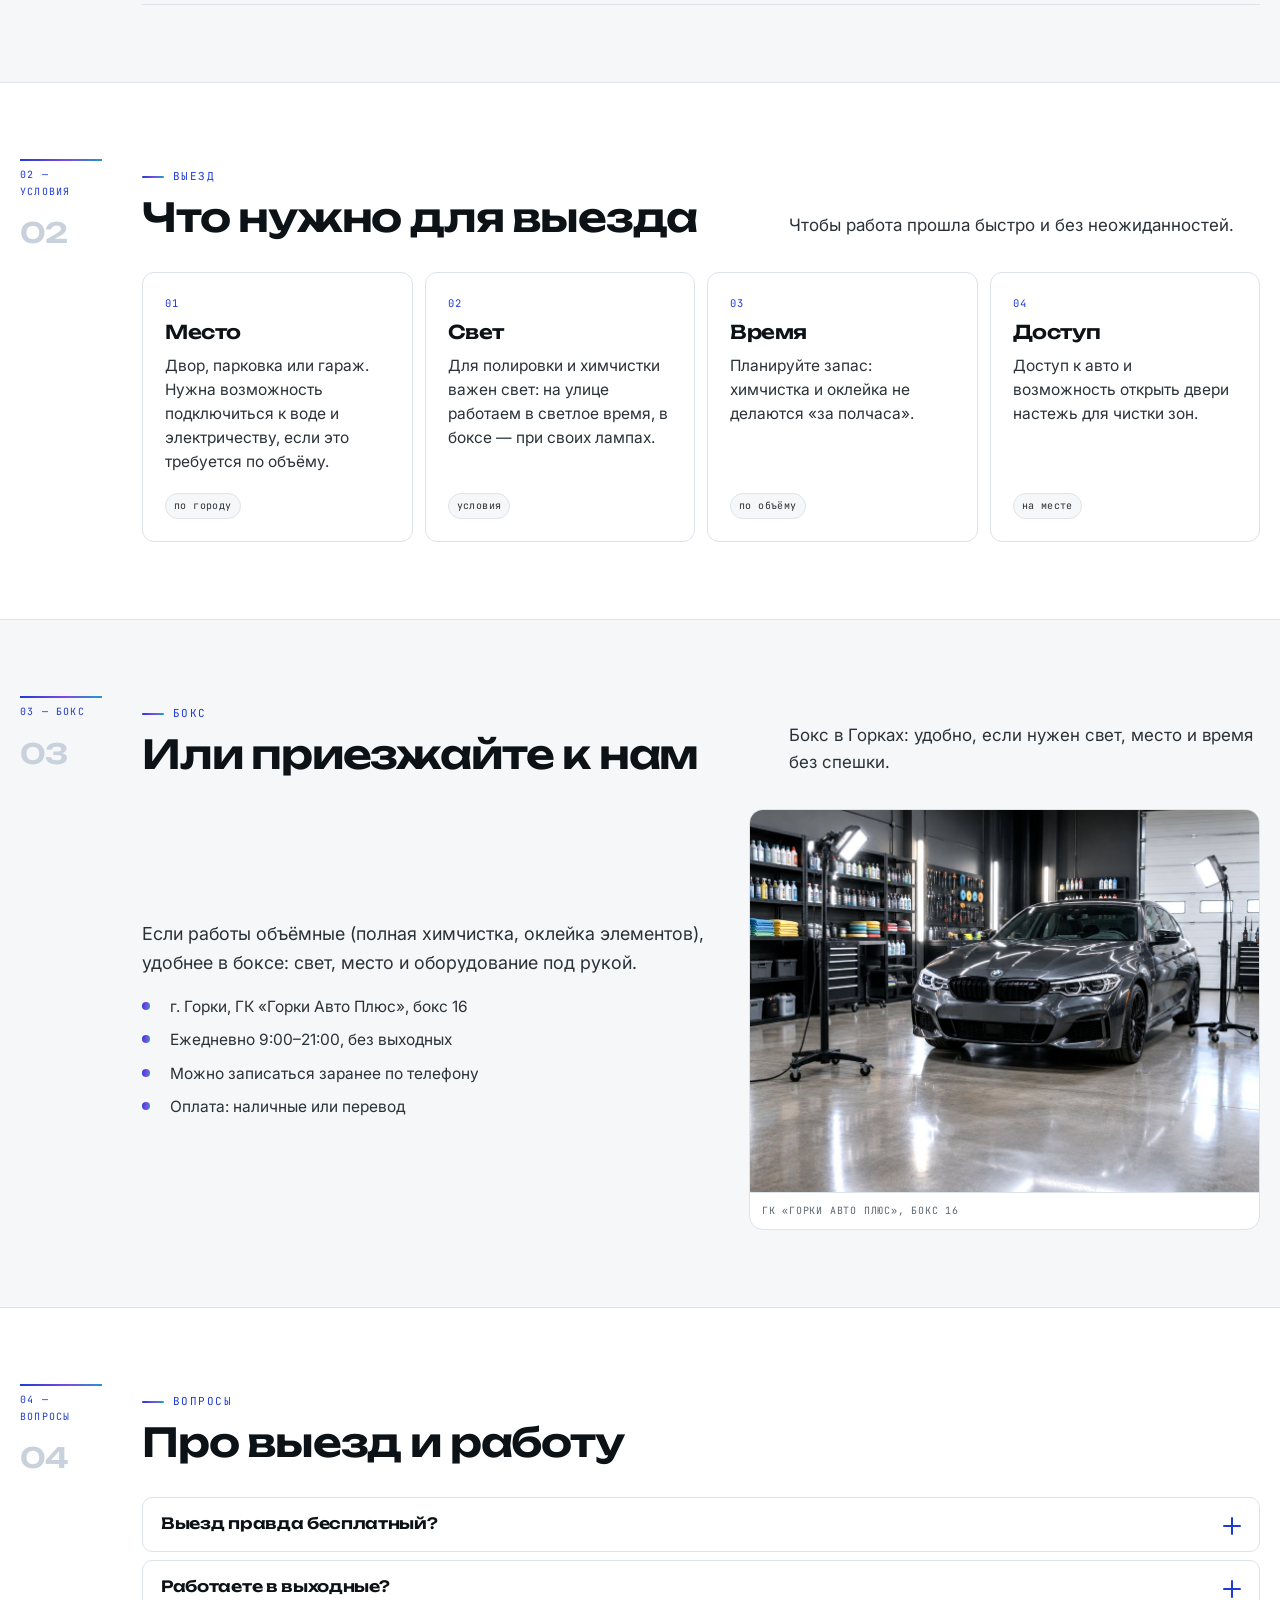
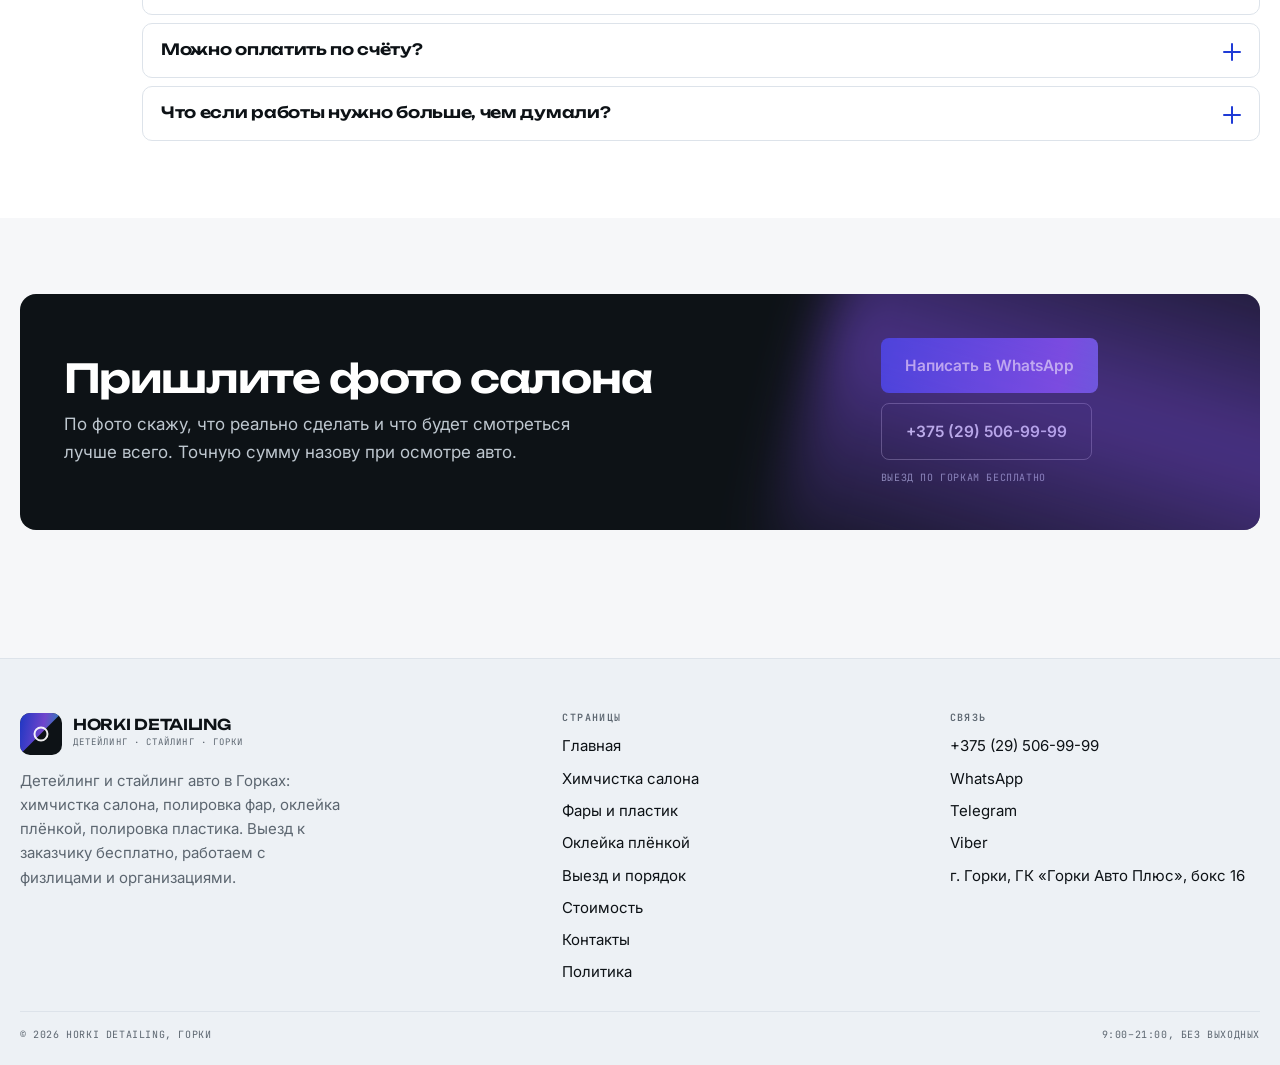
<file: vyiezd.html>
<!DOCTYPE html>
<html lang="ru">
<head>
<meta charset="utf-8">
<meta name="viewport" content="width=device-width,initial-scale=1">
<title>Выезд по Горкам бесплатно и порядок работы — HORKI DETAILING</title>
<meta name="description" content="Как мы работаем: выезд к заказчику по Горкам бесплатно, осмотр, согласование стоимости, работа, проверка результата. Бокс 16 в ГК «Горки Авто Плюс».">
<link rel="icon" href="assets/img/favicon.svg" type="image/svg+xml">
<meta property="og:title" content="Выезд по Горкам бесплатно и порядок работы — HORKI DETAILING">
<meta property="og:description" content="Как мы работаем: выезд к заказчику по Горкам бесплатно, осмотр, согласование стоимости, работа, проверка результата. Бокс 16 в ГК «Горки Авто Плюс».">
<meta property="og:type" content="website">
<style>
:root{--paper:#F6F7F9;--ink:#0D1216;--acc:#1F3BD6;--line:#DDE3EA;--line2:#C6CFD9;--white:#FFFFFF;--wrap:1240px;
--shine:linear-gradient(100deg,#1F3BD6 0%,#7B4BE0 52%,#12A6C4 100%)}
*,*::before,*::after{box-sizing:border-box}
body{margin:0;background:var(--paper);color:var(--ink);font-family:'Inter',system-ui,sans-serif;font-size:17px;line-height:1.62}
img{max-width:100%;height:auto;display:block}
h1,h2,h3{font-family:'Unbounded',system-ui,sans-serif;font-weight:600;margin:0;line-height:1.08;letter-spacing:-.03em}
a{color:inherit;text-decoration:none}
.wrap{width:min(var(--wrap),calc(100% - 40px));margin-inline:auto}
@media(max-width:600px){.wrap{width:calc(100% - 26px)}}
.topbar{background:var(--ink);color:#E7ECEF}
.topbar__in{display:flex;justify-content:space-between;gap:12px;flex-wrap:wrap;padding:8px 0}
.hdr{position:sticky;top:0;z-index:60;background:rgba(246,247,249,.96);border-bottom:1px solid var(--line)}
.hdr__in{display:flex;align-items:center;gap:12px;padding:11px 0}
.logo{display:flex;align-items:center;gap:11px;margin-right:auto}
.logo__mk{width:42px;height:42px;border-radius:10px;background:var(--ink);position:relative;overflow:hidden}
.logo__mk::before{content:"";position:absolute;inset:0;background:var(--shine);clip-path:polygon(0 0,100% 0,0 100%)}
.logo__t b{display:block;font-family:'Unbounded',sans-serif;font-size:14px;line-height:1.15}
.logo__t span{display:block;font-size:9px;letter-spacing:.12em;text-transform:uppercase;color:#5C6670}
.burger{display:none;width:44px;height:44px;align-items:center;justify-content:center;flex-direction:column;gap:5px;background:transparent;border:1px solid var(--line2);border-radius:8px}
.burger i{display:block;width:19px;height:1.8px;background:var(--ink)}
@media(max-width:1099px){.burger{display:flex}}
.strip{background:#EDF1F5;border-bottom:1px solid var(--line);display:none}
@media(min-width:1100px){.strip{display:block}}
.strip__in{display:flex;gap:22px;overflow-x:auto;padding:0}
.strip a{padding:13px 0;font-size:14px;border-bottom:2px solid transparent;white-space:nowrap}
.strip a[aria-current]{color:var(--acc);border-bottom-color:var(--acc)}
.hero{position:relative;min-height:clamp(500px,72vh,760px);display:flex;align-items:flex-end;overflow:hidden;border-bottom:1px solid var(--line)}
.hero__bg{position:absolute;inset:0;z-index:-2}
.hero__bg img{width:100%;height:100%;object-fit:cover}
.hero::before{content:"";position:absolute;inset:0;z-index:-1;background:linear-gradient(94deg,rgba(246,247,249,.98),rgba(246,247,249,.92) 38%,rgba(246,247,249,.35) 72%,rgba(246,247,249,.04))}
.hero__in{padding:clamp(26px,4vw,54px) 0 clamp(20px,3vw,34px);min-width:0}
.hero h1{font-size:clamp(30px,4.4vw,56px);max-width:20ch;margin-top:12px}
.btn{display:inline-flex;align-items:center;justify-content:center;gap:8px;padding:15px 23px;border-radius:8px;border:1px solid var(--acc);background:var(--acc);color:#fff;font-weight:600;font-size:15.5px}
.btn--ghost{background:transparent;color:var(--ink);border-color:var(--line2)}
.btn--shine{background:var(--shine);border:0}
.kick{display:inline-flex;align-items:center;gap:9px;font-size:11px;letter-spacing:.13em;text-transform:uppercase;color:var(--acc)}
.band{padding:clamp(38px,6vw,78px) 0;border-bottom:1px solid var(--line)}
.drawer{position:fixed;inset:0;z-index:120;background:rgba(10,14,18,.55);opacity:0;pointer-events:none;transition:opacity .2s}
.drawer[data-open="true"]{opacity:1;pointer-events:auto}
.drawer__inner{width:min(400px,100%);height:100%;margin-left:auto;background:#fff;padding:20px;overflow-y:auto;display:flex;flex-direction:column;gap:4px}
body.is-locked{overflow:hidden}
[hidden]{display:none !important}
.fbar{position:fixed;left:0;right:0;bottom:0;z-index:70;display:none;grid-template-columns:repeat(4,1fr);background:var(--ink)}
@media(max-width:1099px){.fbar{display:grid}body{padding-bottom:58px}}
.fbar a{display:flex;flex-direction:column;align-items:center;gap:3px;padding:9px 2px;color:#E7ECEF;font-size:9px;letter-spacing:.06em;text-transform:uppercase}
.fbar a:first-child{background:var(--acc);color:#fff}
</style>
<link rel="preconnect" href="https://fonts.googleapis.com">
<link rel="preconnect" href="https://fonts.gstatic.com" crossorigin>
<link rel="stylesheet" href="https://fonts.googleapis.com/css2?family=Unbounded:wght@500;600;700&family=Inter:wght@400;500;600&family=JetBrains+Mono:wght@400;500&display=swap">
<link rel="stylesheet" href="assets/css/site.v1.css">
</head>
<body>
<a class="skip" href="#main">К содержанию</a>
<div class="topbar"><div class="wrap topbar__in"><span><i class="dot"></i>Горки · выезд бесплатно</span><span>9:00–21:00, без выходных</span><a href="tel:+375295069999">+375 (29) 506-99-99</a></div></div><header class="hdr"><div class="wrap hdr__in"><a class="logo" href="index.html"><span class="logo__mk"></span><span class="logo__t"><b>HORKI DETAILING</b><span>детейлинг · стайлинг · Горки</span></span></a><div class="hdr__tel"><b><a href="tel:+375295069999">+375 (29) 506-99-99</a></b><span>звонок или WhatsApp</span></div><button class="burger" id="burger" aria-label="Меню" aria-expanded="false" aria-controls="drawer"><i></i><i></i></button></div><nav class="strip" aria-label="Страницы"><div class="wrap strip__in"><a href="index.html">Главная</a><a href="himchistka.html">Химчистка салона</a><a href="polirovka.html">Фары и пластик</a><a href="plenka.html">Оклейка плёнкой</a><a href="vyiezd.html" aria-current="page">Выезд и порядок</a><a href="cena.html">Стоимость</a><a href="kontakty.html">Контакты</a><a href="politika.html">Политика</a></div></nav></header>
<main id="main">
<section class="hero"><div class="hero__bg"><img src="assets/img/vyiezd.jpg" alt="Выездной детейлинг во дворе дома" fetchpriority="high"></div><div class="wrap hero__in"><span class="kick">Выезд и порядок</span><h1>Приезжаем <em>к вам</em></h1><p class="lead">Выезд к заказчику по городу Горки бесплатный. Можно приехать и в наш бокс: ГК «Горки Авто Плюс», бокс 16.</p><div class="hero__cta"><a class="btn btn--shine" href="kontakty.html">Вызвать на выезд</a><a class="btn btn--ghost" href="tel:+375295069999">+375 (29) 506-99-99</a></div><div class="figs"><div><b>0 р.</b><span>выезд по Горкам</span></div><div><b>Бокс 16</b><span>Горки Авто Плюс</span></div><div><b>9–21</b><span>без выходных</span></div><div><b>Любая</b><span>форма оплаты</span></div></div></div></section><section class="band "><div class="wrap"><div class="sect sect--side"><div class="sect__side"><span>01 — порядок</span><b>01</b></div><div class="sect__main"><div class="sect__head"><div><span class="kick">Порядок</span><h2>Пять шагов без сюрпризов</h2></div><p>Стоимость называем до начала работ и только после осмотра: иначе это гадание.</p></div><div class="steps"><div class="step"><span class="step__n">01</span><div><b>Заявка</b><p>Звонок, WhatsApp, Telegram или Viber: марка авто, что беспокоит, адрес.</p><em>9:00–21:00</em></div></div><div class="step"><span class="step__n">02</span><div><b>Осмотр</b><p>Смотрим салон и кузов, обсуждаем материалы и объём работ.</p><em>на месте</em></div></div><div class="step"><span class="step__n">03</span><div><b>Стоимость</b><p>Называем окончательную цену и время. Вы решаете, начинать ли.</p><em>до работ</em></div></div><div class="step"><span class="step__n">04</span><div><b>Работа</b><p>Чистим, полируем, клеим. Оборудование и составы — профессиональные.</p><em>по объёму</em></div></div><div class="step"><span class="step__n">05</span><div><b>Проверка</b><p>Принимаете работу вместе с нами, получаем рекомендации по уходу.</p><em>на месте</em></div></div></div></div></div></div></section><section class="band band--white"><div class="wrap"><div class="sect sect--side"><div class="sect__side"><span>02 — условия</span><b>02</b></div><div class="sect__main"><div class="sect__head"><div><span class="kick">Выезд</span><h2>Что нужно для выезда</h2></div><p>Чтобы работа прошла быстро и без неожиданностей.</p></div><div class="cards"><article class="card"><span class="card__n">01</span><h3>Место</h3><p>Двор, парковка или гараж. Нужна возможность подключиться к воде и электричеству, если это требуется по объёму.</p><div class="card__tags"><span class="tag">по городу</span></div></article><article class="card"><span class="card__n">02</span><h3>Свет</h3><p>Для полировки и химчистки важен свет: на улице работаем в светлое время, в боксе — при своих лампах.</p><div class="card__tags"><span class="tag">условия</span></div></article><article class="card"><span class="card__n">03</span><h3>Время</h3><p>Планируйте запас: химчистка и оклейка не делаются «за полчаса».</p><div class="card__tags"><span class="tag">по объёму</span></div></article><article class="card"><span class="card__n">04</span><h3>Доступ</h3><p>Доступ к авто и возможность открыть двери настежь для чистки зон.</p><div class="card__tags"><span class="tag">на месте</span></div></article></div></div></div></div></section><section class="band "><div class="wrap"><div class="sect sect--side"><div class="sect__side"><span>03 — бокс</span><b>03</b></div><div class="sect__main"><div class="sect__head"><div><span class="kick">Бокс</span><h2>Или приезжайте к нам</h2></div><p>Бокс в Горках: удобно, если нужен свет, место и время без спешки.</p></div><div class="split"><div class="split__body"><p class="lead">Если работы объёмные (полная химчистка, оклейка элементов), удобнее в боксе: свет, место и оборудование под рукой.</p><ul class="list mt18"><li>г. Горки, ГК «Горки Авто Плюс», бокс 16</li><li>Ежедневно 9:00–21:00, без выходных</li><li>Можно записаться заранее по телефону</li><li>Оплата: наличные или перевод</li></ul></div><div class="split__media"><img src="assets/img/box.jpg" alt="Бокс детейлинга с оборудованием" loading="lazy"><div class="split__cap">ГК «Горки Авто Плюс», бокс 16</div></div></div></div></div></div></section><section class="band band--white"><div class="wrap"><div class="sect sect--side"><div class="sect__side"><span>04 — вопросы</span><b>04</b></div><div class="sect__main"><div class="sect__head"><div><span class="kick">Вопросы</span><h2>Про выезд и работу</h2></div><p></p></div><div class="faq"><div class="faq__i" data-open="false"><button class="faq__q" type="button">Выезд правда бесплатный?<i></i></button><div class="faq__a"><p>По городу Горки — да. Если вы за городом, уточните адрес: скажем, возможен ли выезд и на каких условиях.</p></div></div><div class="faq__i" data-open="false"><button class="faq__q" type="button">Работаете в выходные?<i></i></button><div class="faq__a"><p>Да, принимаем звонки и работаем ежедневно с 9:00 до 21:00.</p></div></div><div class="faq__i" data-open="false"><button class="faq__q" type="button">Можно оплатить по счёту?<i></i></button><div class="faq__a"><p>Работаем с организациями и физлицами, любая форма оплаты. Уточните при заявке, как удобнее.</p></div></div><div class="faq__i" data-open="false"><button class="faq__q" type="button">Что если работы нужно больше, чем думали?<i></i></button><div class="faq__a"><p>Скажем до начала и согласуем. Без вашего согласия объём не увеличиваем.</p></div></div></div></div></div></div></section></main>
<section class="band" style="border-bottom:0"><div class="wrap"><div class="cta"><div><h2>Пришлите фото салона</h2><p>По фото скажу, что реально сделать и что будет смотреться лучше всего. Точную сумму назову при осмотре авто.</p></div><div class="cta__act"><a class="btn btn--shine" href="https://wa.me/375295069999" target="_blank" rel="noopener">Написать в WhatsApp</a><a class="btn btn--ghost" href="tel:+375295069999">+375 (29) 506-99-99</a><small>Выезд по Горкам бесплатно</small></div></div></div></section>
<footer class="foot"><div class="wrap"><div class="foot__grid"><div><a class="logo" href="index.html"><span class="logo__mk"></span><span class="logo__t"><b>HORKI DETAILING</b><span>детейлинг · стайлинг · Горки</span></span></a><p style="margin-top:14px;color:#5C6670;font-size:15px;max-width:36ch">Детейлинг и стайлинг авто в Горках: химчистка салона, полировка фар, оклейка плёнкой, полировка пластика. Выезд к заказчику бесплатно, работаем с физлицами и организациями.</p></div><div><h4>Страницы</h4><ul><li><a href="index.html">Главная</a></li><li><a href="himchistka.html">Химчистка салона</a></li><li><a href="polirovka.html">Фары и пластик</a></li><li><a href="plenka.html">Оклейка плёнкой</a></li><li><a href="vyiezd.html">Выезд и порядок</a></li><li><a href="cena.html">Стоимость</a></li><li><a href="kontakty.html">Контакты</a></li><li><a href="politika.html">Политика</a></li></ul></div><div><h4>Связь</h4><ul><li><a href="tel:+375295069999">+375 (29) 506-99-99</a></li><li><a href="https://wa.me/375295069999" target="_blank" rel="noopener">WhatsApp</a></li><li><a href="https://t.me/+375295069999" target="_blank" rel="noopener">Telegram</a></li><li><a href="viber://chat?number=%2B375295069999">Viber</a></li><li>г. Горки, ГК «Горки Авто Плюс», бокс 16</li></ul></div></div><div class="foot__bottom"><span>© 2026 HORKI DETAILING, Горки</span><span>9:00–21:00, без выходных</span></div></div></footer>
<div class="fbar" aria-label="Быстрая связь"><a href="tel:+375295069999"><svg viewBox="0 0 24 24"><path d="M6.6 3.5l3 3-2 2.4a12 12 0 005.5 5.5l2.4-2 3 3-2 2.6c-1.2 1.4-3 1.7-4.6 1A16.5 16.5 0 013.4 8.1c-.7-1.6-.4-3.4 1-4.6z"/></svg>Позвонить</a><a href="https://wa.me/375295069999" target="_blank" rel="noopener"><svg viewBox="0 0 24 24"><path d="M3 21l1.7-5A8.6 8.6 0 013.4 11a8.6 8.6 0 118.6 8.6 8.9 8.9 0 01-4.4-1.2z"/><path d="M8.6 8.2c.3-.6.5-.6.9-.6h.7c.2 0 .5 0 .7.5l.8 1.9c.1.3 0 .5-.1.7l-.5.6c-.2.2-.2.4-.1.6a6 6 0 002.8 2.4c.3.1.5.1.7-.1l.7-.8c.2-.2.4-.2.6-.1l1.8.9c.3.1.4.3.4.5v.6c0 .7-.5 1.4-1.2 1.6-.6.2-1.4.3-2.3 0a10 10 0 01-3.6-2.2 9.4 9.4 0 01-1.9-3c-.2-.8-.1-1.6.1-2.1z"/></svg>WhatsApp</a><a href="https://t.me/+375295069999" target="_blank" rel="noopener"><svg viewBox="0 0 24 24"><path d="M21 4L3 11l5 1.8L10 19l3-3.4 4.6 3z"/><path d="M8 12.8L18 6l-7 8.6"/></svg>Telegram</a><a href="viber://chat?number=%2B375295069999"><svg viewBox="0 0 24 24"><path d="M12 3c5 0 8 3.2 8 7.6 0 4.5-3.2 7.4-8 7.4-.7 0-1.4 0-2-.2L6 21l.8-3.4A7.3 7.3 0 014 10.6C4 6.2 7 3 12 3z"/><path d="M9 8.5c1.2 3 2.4 4.2 5 5"/></svg>Viber</a></div>
<div class="drawer" id="drawer" data-open="false" role="dialog" aria-modal="true" aria-label="Меню"><div class="drawer__inner"><div class="drawer__top"><span class="mono">Меню</span><button class="drawer__x" id="drawerClose" aria-label="Закрыть меню">×</button></div><a class="dl" href="index.html">Главная<span>01</span></a><a class="dl" href="himchistka.html">Химчистка салона<span>02</span></a><a class="dl" href="polirovka.html">Фары и пластик<span>03</span></a><a class="dl" href="plenka.html">Оклейка плёнкой<span>04</span></a><a class="dl" href="vyiezd.html">Выезд и порядок<span>05</span></a><a class="dl" href="cena.html">Стоимость<span>06</span></a><a class="dl" href="kontakty.html">Контакты<span>07</span></a><a class="dl" href="politika.html">Политика<span>08</span></a><div class="drawer__foot"><a class="btn" href="https://wa.me/375295069999" target="_blank" rel="noopener">WhatsApp</a><a class="btn btn--ghost" href="tel:+375295069999">+375 (29) 506-99-99</a></div></div></div>
<script src="assets/js/main.v1.js" defer></script>
</body>
</html>
</file>
<file: assets/css/site.v1.css>
:root{
--paper:#F6F7F9;--paper2:#EDF1F5;--white:#FFFFFF;--ink:#0D1216;--ink2:#2A3238;--muted:#5C6670;
--line:#DDE3EA;--line2:#C6CFD9;
--acc:#1F3BD6;--acc-d:#16289B;--acc-l:#E8ECFC;--violet:#7B4BE0;--cyan:#12A6C4;
--shine:linear-gradient(100deg,#1F3BD6 0%,#7B4BE0 52%,#12A6C4 100%);
--wrap:1240px;
--f-d:'Unbounded','Segoe UI',system-ui,sans-serif;
--f-b:'Inter','Segoe UI',system-ui,sans-serif;
--f-m:'JetBrains Mono',Consolas,monospace;
}
*,*::before,*::after{box-sizing:border-box}
html{-webkit-text-size-adjust:100%;scroll-behavior:smooth}
body{margin:0;background:var(--paper);color:var(--ink);font-family:var(--f-b);font-size:17px;line-height:1.62}
img{max-width:100%;height:auto;display:block}
a{color:inherit;text-decoration:none}
button{font:inherit}
h1,h2,h3,h4{font-family:var(--f-d);font-weight:600;margin:0;line-height:1.08;letter-spacing:-.03em;text-wrap:balance}
h1{font-size:clamp(30px,4.6vw,58px)}
h2{font-size:clamp(24px,3.1vw,40px)}
h3{font-size:clamp(17px,1.7vw,21px);line-height:1.25;letter-spacing:-.02em}
p{margin:0}
.wrap{width:min(var(--wrap),calc(100% - 40px));margin-inline:auto}
@media(max-width:600px){.wrap{width:calc(100% - 26px)}}
.mono{font-family:var(--f-m);font-size:11px;letter-spacing:.08em;text-transform:uppercase;color:var(--muted)}
.lead{font-size:clamp(16.5px,1.4vw,19px);line-height:1.58;color:var(--ink2);max-width:58ch}
.sr{position:absolute;width:1px;height:1px;padding:0;margin:-1px;overflow:hidden;clip:rect(0 0 0 0);white-space:nowrap;border:0}
.skip{position:absolute;left:12px;top:-64px;background:var(--ink);color:#fff;padding:10px 16px;border-radius:4px;z-index:200;transition:top .2s}
.skip:focus{top:12px}
:focus-visible{outline:2px solid var(--acc);outline-offset:3px}

/* блик в подзаголовке */
.kick{display:inline-flex;align-items:center;gap:9px;font-family:var(--f-m);font-size:11px;letter-spacing:.13em;text-transform:uppercase;color:var(--acc)}
.kick::before{content:"";width:22px;height:2px;background:var(--shine);border-radius:2px}

.btn{display:inline-flex;align-items:center;justify-content:center;gap:9px;padding:15px 24px;border-radius:8px;
 border:1px solid var(--acc);background:var(--acc);color:#fff;font-weight:600;font-size:15.5px;cursor:pointer;
 transition:transform .18s,background .18s,box-shadow .18s}
.btn:hover{background:var(--acc-d);border-color:var(--acc-d);transform:translateY(-1px);box-shadow:0 14px 28px -18px rgba(31,59,214,.8)}
.btn--ghost{background:transparent;color:var(--ink);border-color:var(--line2)}
.btn--ghost:hover{background:var(--white);border-color:var(--ink);box-shadow:none}
.btn--shine{background:var(--shine);border:0;background-size:160% 100%;transition:background-position .5s,transform .18s}
.btn--shine:hover{background-position:100% 0;transform:translateY(-1px)}
.btn svg{width:17px;height:17px;fill:none;stroke:currentColor;stroke-width:1.9}

/* шапка */
.topbar{background:var(--ink);color:#E7ECEF;font-family:var(--f-m);font-size:10.5px;letter-spacing:.1em;text-transform:uppercase}
.topbar__in{display:flex;align-items:center;justify-content:space-between;gap:12px;padding:8px 0;flex-wrap:wrap}
.topbar span{display:inline-flex;align-items:center;gap:8px}
.topbar .dot{width:6px;height:6px;border-radius:50%;background:var(--cyan)}
.topbar a:hover{color:var(--cyan)}
.hdr{position:sticky;top:0;z-index:60;background:rgba(246,247,249,.95);backdrop-filter:blur(10px);border-bottom:1px solid var(--line)}
.hdr__in{display:flex;align-items:center;gap:14px;padding:11px 0}
.logo{display:flex;align-items:center;gap:11px;margin-right:auto}
.logo__mk{width:42px;height:42px;border-radius:10px;background:var(--ink);position:relative;overflow:hidden;flex:none}
.logo__mk::before{content:"";position:absolute;inset:0;background:var(--shine);opacity:.9;clip-path:polygon(0 0,100% 0,0 100%)}
.logo__mk::after{content:"";position:absolute;left:50%;top:50%;width:15px;height:15px;border-radius:50%;
 transform:translate(-50%,-50%);border:2px solid rgba(255,255,255,.92)}
.logo__t b{display:block;font-family:var(--f-d);font-size:15px;font-weight:600;line-height:1.1;letter-spacing:-.02em}
.logo__t span{display:block;font-family:var(--f-m);font-size:9px;letter-spacing:.12em;text-transform:uppercase;color:var(--muted);margin-top:2px}
.hdr__tel{display:flex;flex-direction:column;align-items:flex-end;line-height:1.2;margin-right:4px}
.hdr__tel b{font-size:17px;letter-spacing:-.01em}
.hdr__tel span{font-family:var(--f-m);font-size:9.5px;letter-spacing:.1em;text-transform:uppercase;color:var(--muted)}
@media(max-width:900px){.hdr__tel{display:none}}
.burger{display:none;width:44px;height:44px;align-items:center;justify-content:center;flex-direction:column;gap:5px;
 background:transparent;border:1px solid var(--line2);border-radius:8px;cursor:pointer}
.burger i{display:block;width:19px;height:1.8px;background:var(--ink);transition:transform .2s}
.burger[aria-expanded="true"] i:first-child{transform:translateY(3.4px) rotate(45deg)}
.burger[aria-expanded="true"] i:last-child{transform:translateY(-3.4px) rotate(-45deg)}
@media(max-width:1099px){.burger{display:flex}}

.strip{background:var(--paper2);border-bottom:1px solid var(--line)}
.strip__in{display:flex;gap:24px;overflow-x:auto;scrollbar-width:none;padding:0}
.strip__in::-webkit-scrollbar{display:none}
.strip a{flex:none;padding:13px 0;font-size:14px;font-weight:500;color:var(--ink2);border-bottom:2px solid transparent;white-space:nowrap}
.strip a:hover{color:var(--ink)}
.strip a[aria-current]{color:var(--acc);border-bottom-color:var(--acc)}
@media(max-width:1099px){.strip{display:none}}

.drawer{position:fixed;inset:0;z-index:120;background:rgba(10,14,18,.55);backdrop-filter:blur(4px);
 display:grid;place-items:start end;opacity:0;pointer-events:none;transition:opacity .22s}
.drawer[data-open="true"]{opacity:1;pointer-events:auto}
.drawer__inner{width:min(400px,100%);height:100%;background:var(--white);border-left:1px solid var(--line);
 padding:20px;overflow-y:auto;display:flex;flex-direction:column;gap:4px;transform:translateX(18px);transition:transform .24s}
.drawer[data-open="true"] .drawer__inner{transform:none}
.drawer__top{display:flex;align-items:center;justify-content:space-between;padding-bottom:14px;border-bottom:1px solid var(--line);margin-bottom:8px}
.drawer__x{width:42px;height:42px;border:1px solid var(--line2);background:transparent;border-radius:8px;cursor:pointer;font-size:20px;line-height:1}
.drawer a.dl{display:flex;align-items:center;justify-content:space-between;gap:12px;padding:13px 2px;border-bottom:1px solid var(--line);
 font-family:var(--f-d);font-size:16px;font-weight:600;letter-spacing:-.02em}
.drawer a.dl span{font-family:var(--f-m);font-size:10px;color:var(--muted);letter-spacing:.08em;font-weight:400}
.drawer a.dl:hover{color:var(--acc)}
.drawer__foot{margin-top:auto;padding-top:16px;display:grid;gap:10px}
body.is-locked{overflow:hidden}
[hidden]{display:none !important}


/* герой */
.hero{position:relative;isolation:isolate;min-height:clamp(520px,74vh,780px);display:flex;align-items:flex-end;overflow:hidden;border-bottom:1px solid var(--line)}
.hero__bg{position:absolute;inset:0;z-index:-2}
.hero__bg img{width:100%;height:100%;object-fit:cover;object-position:58% 46%}
.hero::before{content:"";position:absolute;inset:0;z-index:-1;
 background:linear-gradient(94deg,rgba(246,247,249,.98) 0%,rgba(246,247,249,.94) 36%,rgba(246,247,249,.5) 66%,rgba(246,247,249,.04) 100%)}
.hero::after{content:"";position:absolute;right:-8%;top:-30%;width:52%;height:170%;transform:rotate(14deg);
 background:linear-gradient(180deg,rgba(255,255,255,0),rgba(255,255,255,.55),rgba(255,255,255,0));z-index:-1;filter:blur(18px)}
.hero__in{padding:clamp(28px,4.4vw,58px) 0 clamp(22px,3vw,38px);min-width:0}
.hero h1{max-width:20ch;margin-top:14px}
.hero h1 em{font-style:normal;background:var(--shine);-webkit-background-clip:text;background-clip:text;color:transparent;display:inline-block}
.hero .lead{margin-top:16px;max-width:50ch}
.hero__cta{display:flex;flex-wrap:wrap;gap:10px;margin-top:26px}
.hero__note{display:flex;flex-wrap:wrap;gap:8px 18px;margin-top:16px;font-family:var(--f-m);font-size:10.5px;letter-spacing:.08em;text-transform:uppercase;color:var(--ink2)}
.hero__note span{display:inline-flex;align-items:center;gap:7px}
.hero__note span::before{content:"";width:6px;height:6px;border-radius:50%;background:var(--acc)}
.figs{display:grid;grid-template-columns:repeat(2,minmax(0,1fr));gap:1px;margin-top:30px;background:var(--line);border:1px solid var(--line);max-width:740px;border-radius:10px;overflow:hidden}
@media(min-width:760px){.figs{grid-template-columns:repeat(4,minmax(0,1fr))}}
.figs div{background:rgba(255,255,255,.95);padding:13px 15px}
.figs b{display:block;font-family:var(--f-d);font-size:16px;line-height:1.15;letter-spacing:-.02em}
.figs span{display:block;font-family:var(--f-m);font-size:9.5px;letter-spacing:.08em;text-transform:uppercase;color:var(--muted);margin-top:4px}

/* секции */
.band{padding:clamp(42px,6vw,84px) 0;border-bottom:1px solid var(--line);position:relative}
.band:last-of-type{border-bottom:0}
.band--paper{background:var(--paper2)}
.band--white{background:var(--white)}
.sect{display:grid;gap:22px}
@media(min-width:980px){.sect--side{grid-template-columns:88px minmax(0,1fr);gap:34px}}
.sect__main{min-width:0}
.sect__side{display:none}
@media(min-width:980px){
 .sect__side{display:block}
 .sect__side>span{display:block;font-family:var(--f-m);font-size:10px;letter-spacing:.12em;text-transform:uppercase;color:var(--acc);padding-top:6px;border-top:2px solid;border-image:var(--shine) 1;max-width:82px}
 .sect__side b{display:block;font-family:var(--f-d);font-size:28px;font-weight:600;color:#C9D2DC;margin-top:10px;letter-spacing:-.04em}
}
.sect__head{display:grid;gap:14px;margin-bottom:clamp(20px,3vw,32px)}
@media(min-width:900px){.sect__head{grid-template-columns:minmax(0,1.3fr) minmax(0,1fr);align-items:end;gap:34px}}
.sect__head h2{margin-top:10px}
.sect__head p{color:var(--ink2);max-width:50ch}

/* карточки услуг: верхняя глянцевая линия */
.cards{display:grid;gap:12px}
@media(min-width:700px){.cards{grid-template-columns:repeat(auto-fit,minmax(258px,1fr))}}
.card{position:relative;background:var(--white);border:1px solid var(--line);border-radius:12px;padding:22px;display:flex;flex-direction:column;gap:9px;
 min-width:0;transition:border-color .18s,transform .18s,box-shadow .18s;overflow:hidden}
.card::before{content:"";position:absolute;top:0;left:0;right:0;height:2px;background:var(--shine);opacity:0;transition:opacity .2s}
.card:hover{border-color:var(--line2);transform:translateY(-2px);box-shadow:0 18px 34px -24px rgba(13,18,22,.55)}
.card:hover::before{opacity:1}
.card__n{font-family:var(--f-m);font-size:10.5px;letter-spacing:.1em;color:var(--acc)}
.card h3{font-size:clamp(16.5px,1.5vw,19px)}
.card p{color:var(--ink2);font-size:15.5px;line-height:1.55}
.card__tags{display:flex;flex-wrap:wrap;gap:6px;margin-top:auto;padding-top:10px}
.tag{font-family:var(--f-m);font-size:10px;letter-spacing:.04em;padding:4px 8px;border:1px solid var(--line);background:var(--paper);
 color:var(--ink2);border-radius:999px;white-space:nowrap}

/* зоны салона */
.zones{display:grid;gap:20px}
@media(min-width:960px){.zones{grid-template-columns:minmax(0,.95fr) minmax(0,1.05fr);gap:30px;align-items:start}}
.zones__car{position:relative;border:1px solid var(--line);border-radius:14px;background:var(--white);padding:14px;overflow:hidden}
.zones__car img{width:100%;border-radius:8px;aspect-ratio:16/11;object-fit:cover}
.zones__list{display:grid;gap:8px;grid-template-columns:repeat(2,minmax(0,1fr))}
@media(max-width:520px){.zones__list{grid-template-columns:1fr}}
.zones__list button{display:flex;align-items:center;justify-content:space-between;gap:10px;text-align:left;padding:13px 14px;
 border:1px solid var(--line);background:var(--white);border-radius:9px;cursor:pointer;font-size:15px;color:var(--ink2);transition:all .16s}
.zones__list button:hover{border-color:var(--acc)}
.zones__list button[aria-pressed="true"]{border-color:var(--acc);background:var(--acc-l);color:var(--ink);font-weight:600}
.zones__list button i{font-style:normal;font-family:var(--f-m);font-size:10px;color:var(--muted)}
.zones__out{grid-column:1/-1;background:var(--white);border:1px solid var(--line);border-radius:12px;padding:20px;display:grid;gap:10px}
.zones__out h3{font-size:20px}
.zones__out p{color:var(--ink2);font-size:15px}
.zones__out .mono{color:var(--acc)}
.zcount{display:flex;align-items:baseline;gap:8px;font-family:var(--f-d);font-size:15px;letter-spacing:-.01em}
.zcount b{font-size:22px;color:var(--acc)}

/* сравнение до/после */
.cmp{position:relative;border-radius:14px;overflow:hidden;border:1px solid var(--line);background:var(--white);user-select:none}
.cmp__box{position:relative;aspect-ratio:4/3;overflow:hidden}
.cmp__box img{position:absolute;inset:0;width:100%;height:100%;object-fit:cover}
.cmp__top{position:absolute;inset:0;clip-path:inset(0 50% 0 0);transition:clip-path .08s linear}
.cmp__div{position:absolute;top:0;bottom:0;left:50%;width:2px;background:#fff;box-shadow:0 0 14px rgba(0,0,0,.45);pointer-events:none}
.cmp__knob{position:absolute;top:50%;left:50%;transform:translate(-50%,-50%);width:44px;height:44px;border-radius:50%;
 background:#fff;border:1px solid var(--line2);display:grid;place-items:center;font-family:var(--f-m);font-size:11px;color:var(--ink);pointer-events:none;box-shadow:0 6px 18px rgba(0,0,0,.2)}
.cmp__range{position:absolute;inset:0;width:100%;height:100%;opacity:0;cursor:ew-resize;margin:0}
.cmp__lbl{position:absolute;bottom:12px;font-family:var(--f-m);font-size:10px;letter-spacing:.1em;text-transform:uppercase;
 background:rgba(13,18,22,.78);color:#fff;padding:5px 9px;border-radius:4px;pointer-events:none}
.cmp__lbl--l{left:12px}.cmp__lbl--r{right:12px}
.cmp__cap{font-family:var(--f-m);font-size:10px;letter-spacing:.08em;text-transform:uppercase;color:var(--muted);padding:10px 12px;border-top:1px solid var(--line);display:flex;justify-content:space-between;gap:10px}

/* подбор услуги */
.pick{display:grid;gap:20px}
@media(min-width:940px){.pick{grid-template-columns:minmax(0,1fr) minmax(0,1fr);gap:30px;align-items:start}}
.pick__list{display:grid;gap:8px;align-content:start}
.pick__list button{text-align:left;padding:14px 16px;border:1px solid var(--line);background:var(--white);border-radius:9px;
 cursor:pointer;font-size:15px;color:var(--ink2);transition:all .16s;display:flex;justify-content:space-between;gap:10px;align-items:center}
.pick__list button:hover{border-color:var(--acc)}
.pick__list button[aria-pressed="true"]{border-color:var(--acc);background:var(--acc-l);color:var(--ink);font-weight:600}
.pick__list button i{font-style:normal;font-family:var(--f-m);font-size:10px;color:var(--muted)}
.pick__out{background:var(--white);border:1px solid var(--line);border-radius:12px;padding:20px;display:grid;gap:10px;align-content:start;min-width:0}
.pick__out h3{font-size:20px}
.pick__out p{color:var(--ink2);font-size:15px}
.pick__out .mono{color:var(--acc)}

/* этапы */
.steps{border-top:2px solid var(--ink);margin-top:6px}
.step{display:grid;grid-template-columns:40px minmax(0,1fr);gap:14px;padding:16px 0;border-bottom:1px solid var(--line);align-items:start}
.step__n{width:28px;height:28px;border-radius:8px;background:var(--acc-l);color:var(--acc);display:grid;place-items:center;
 font-family:var(--f-m);font-size:11px;margin-top:1px;flex:none}
.step b{display:block;font-family:var(--f-d);font-weight:600;font-size:16.5px;letter-spacing:-.02em}
.step p{color:var(--ink2);font-size:15px;margin-top:3px}
.step em{display:block;font-family:var(--f-m);font-style:normal;font-size:10.5px;letter-spacing:.08em;text-transform:uppercase;color:var(--muted);margin-top:7px}

/* таблица факторов */
.facts{border-top:2px solid var(--ink);margin-top:6px}
.facts__row{display:grid;grid-template-columns:minmax(0,1fr) auto;gap:8px 16px;padding:15px 0;border-bottom:1px solid var(--line);align-items:baseline}
@media(min-width:720px){.facts__row{grid-template-columns:minmax(0,1.3fr) minmax(0,1fr) auto}}
.facts__row b{font-family:var(--f-d);font-weight:600;font-size:16px;letter-spacing:-.02em}
.facts__row span{color:var(--ink2);font-size:15px}
.facts__row em{font-family:var(--f-m);font-style:normal;font-size:12px;color:var(--acc);white-space:nowrap}

/* сплиты */
.split{display:grid;gap:24px}
@media(min-width:900px){.split{grid-template-columns:minmax(0,1.05fr) minmax(0,.95fr);gap:42px;align-items:center}}
.split--rev .split__media{order:-1}
.split__media{position:relative;border:1px solid var(--line);border-radius:14px;background:var(--white);overflow:hidden}
.split__media img{width:100%;height:100%;object-fit:cover;aspect-ratio:4/3}
.split__body{min-width:0}
.split__cap{font-family:var(--f-m);font-size:10px;letter-spacing:.08em;text-transform:uppercase;color:var(--muted);padding:10px 12px;border-top:1px solid var(--line)}
.list{display:grid;gap:10px;margin:0;padding:0;list-style:none}
.list li{display:grid;grid-template-columns:18px minmax(0,1fr);gap:10px;font-size:15.5px;line-height:1.5;color:var(--ink2)}
.list li::before{content:"";width:8px;height:8px;margin-top:7px;border-radius:50%;background:var(--shine)}

.gal{display:grid;gap:10px;grid-template-columns:repeat(2,minmax(0,1fr))}
@media(min-width:820px){.gal{grid-template-columns:repeat(4,minmax(0,1fr))}}
.gal figure{margin:0;border:1px solid var(--line);border-radius:12px;background:var(--white);overflow:hidden}
.gal img{width:100%;height:100%;object-fit:cover;aspect-ratio:1/1;transition:transform .5s}
.gal figure:hover img{transform:scale(1.04)}
.gal figcaption{font-family:var(--f-m);font-size:9.5px;letter-spacing:.06em;text-transform:uppercase;color:var(--muted);padding:8px 10px;border-top:1px solid var(--line)}


/* заметка */
.note{border-left:3px solid;border-image:var(--shine) 1;background:var(--acc-l);padding:13px 16px;border-radius:0 10px 10px 0;font-size:14.5px;color:var(--ink2)}
.note b{color:var(--ink)}

/* аккордеон */
.faq{display:grid;gap:8px}
.faq__i{background:var(--white);border:1px solid var(--line);border-radius:10px;overflow:hidden}
.faq__q{width:100%;display:flex;align-items:flex-start;justify-content:space-between;gap:16px;padding:16px 18px;
 background:transparent;border:0;text-align:left;font-family:var(--f-d);font-size:15.5px;font-weight:600;line-height:1.35;cursor:pointer;color:var(--ink);letter-spacing:-.02em}
.faq__q i{flex:none;width:18px;height:18px;position:relative;margin-top:3px}
.faq__q i::before,.faq__q i::after{content:"";position:absolute;background:var(--acc);transition:transform .2s;border-radius:2px}
.faq__q i::before{inset:8px 0 auto;height:2px}
.faq__q i::after{inset:0 8px;width:2px}
.faq__i[data-open="true"] .faq__q i::after{transform:scaleY(0)}
.faq__a{padding:0 18px 16px;color:var(--ink2);font-size:15.5px;line-height:1.58;display:none}
.faq__i[data-open="true"] .faq__a{display:block}

/* CTA */
.cta{background:var(--ink);color:#E7ECEF;border-radius:16px;padding:clamp(22px,3.4vw,44px);display:grid;gap:20px;position:relative;overflow:hidden}
.cta::after{content:"";position:absolute;right:-10%;top:-60%;width:46%;height:220%;transform:rotate(16deg);
 background:linear-gradient(180deg,rgba(31,59,214,0),rgba(123,75,224,.55),rgba(18,166,196,0));filter:blur(26px);pointer-events:none}
@media(min-width:900px){.cta{grid-template-columns:1.4fr .6fr;align-items:center;gap:34px}}
.cta h2{color:#fff;position:relative}
.cta p{color:#BEC7CF;margin-top:10px;max-width:50ch;position:relative}
.cta__act{display:flex;flex-direction:column;gap:10px;align-items:flex-start;position:relative}
.cta .btn--ghost{color:#E7ECEF;border-color:rgba(255,255,255,.3)}
.cta .btn--ghost:hover{background:rgba(255,255,255,.08);border-color:#fff}
.cta small{font-family:var(--f-m);font-size:10px;letter-spacing:.06em;color:#93A0AA;text-transform:uppercase}

/* форма */
.form{display:grid;gap:13px;border:1px solid var(--line);border-radius:14px;background:var(--white);padding:clamp(16px,2.8vw,26px)}
@media(min-width:700px){.form__row{display:grid;grid-template-columns:1fr 1fr;gap:13px}}
.field{display:grid;gap:6px;min-width:0}
.field>label{font-family:var(--f-m);font-size:10px;letter-spacing:.1em;text-transform:uppercase;color:var(--muted)}
.field select,.field input,.field textarea{width:100%;min-width:0;padding:12px 13px;border:1px solid var(--line2);border-radius:8px;
 background:#fff;color:var(--ink);font-family:var(--f-b);font-size:15.5px;appearance:none}
.field select{background-image:url("data:image/svg+xml;charset=utf-8,%3Csvg xmlns='http://www.w3.org/2000/svg' width='12' height='8'%3E%3Cpath d='M1 1l5 5 5-5' stroke='%235C6670' stroke-width='1.6' fill='none'/%3E%3C/svg%3E");
 background-repeat:no-repeat;background-position:right 13px center;padding-right:34px}
.field textarea{min-height:92px;resize:vertical}
.form .btn{width:100%}
.form small{color:var(--muted);font-size:12.5px;line-height:1.5}

/* футер */
.foot{background:var(--paper2);border-top:1px solid var(--line);padding:clamp(32px,4.2vw,54px) 0 22px;margin-top:clamp(30px,4vw,52px)}
.foot__grid{display:grid;gap:24px}
@media(min-width:800px){.foot__grid{grid-template-columns:1.3fr .9fr .8fr;gap:38px}}
.foot h4{font-family:var(--f-m);font-size:10px;letter-spacing:.14em;text-transform:uppercase;color:var(--muted);margin-bottom:11px}
.foot ul{list-style:none;margin:0;padding:0;display:grid;gap:8px;font-size:15px}
.foot a:hover{color:var(--acc)}
.foot__bottom{display:flex;flex-wrap:wrap;justify-content:space-between;gap:10px;margin-top:26px;padding-top:15px;
 border-top:1px solid var(--line);font-family:var(--f-m);font-size:10px;letter-spacing:.06em;text-transform:uppercase;color:var(--muted)}

/* мобильная полоса */
.fbar{position:fixed;left:0;right:0;bottom:0;z-index:70;display:none;grid-template-columns:repeat(4,1fr);
 background:var(--ink);padding-bottom:env(safe-area-inset-bottom)}
.fbar a{display:flex;flex-direction:column;align-items:center;gap:3px;padding:9px 2px;color:#E7ECEF;
 font-family:var(--f-m);font-size:9px;letter-spacing:.06em;text-transform:uppercase;border-right:1px solid rgba(255,255,255,.1)}
.fbar a:last-child{border-right:0}
.fbar svg{width:19px;height:19px;fill:none;stroke:currentColor;stroke-width:1.8}
.fbar a:first-child{background:var(--acc);color:#fff}
@media(max-width:1099px){.fbar{display:grid}body{padding-bottom:58px}}

/* утилиты */
.mt24{margin-top:24px}.mt18{margin-top:18px}
.center{text-align:center}.center .kick{justify-content:center}.center .lead{margin-inline:auto}
.pill{display:inline-flex;align-items:center;gap:8px;padding:7px 12px;border:1px solid var(--line2);border-radius:999px;
 font-family:var(--f-m);font-size:10px;letter-spacing:.06em;text-transform:uppercase;color:var(--ink2);background:var(--white)}
.gloss{display:grid;gap:1px;background:var(--line);border:1px solid var(--line);border-radius:12px;overflow:hidden}
@media(min-width:660px){.gloss{grid-template-columns:repeat(3,minmax(0,1fr))}}
.gloss div{background:var(--white);padding:16px 15px}
.gloss b{display:block;font-family:var(--f-m);font-size:10px;letter-spacing:.1em;text-transform:uppercase;color:var(--acc)}
.gloss span{display:block;font-size:15px;color:var(--ink2);margin-top:5px}
</file>
